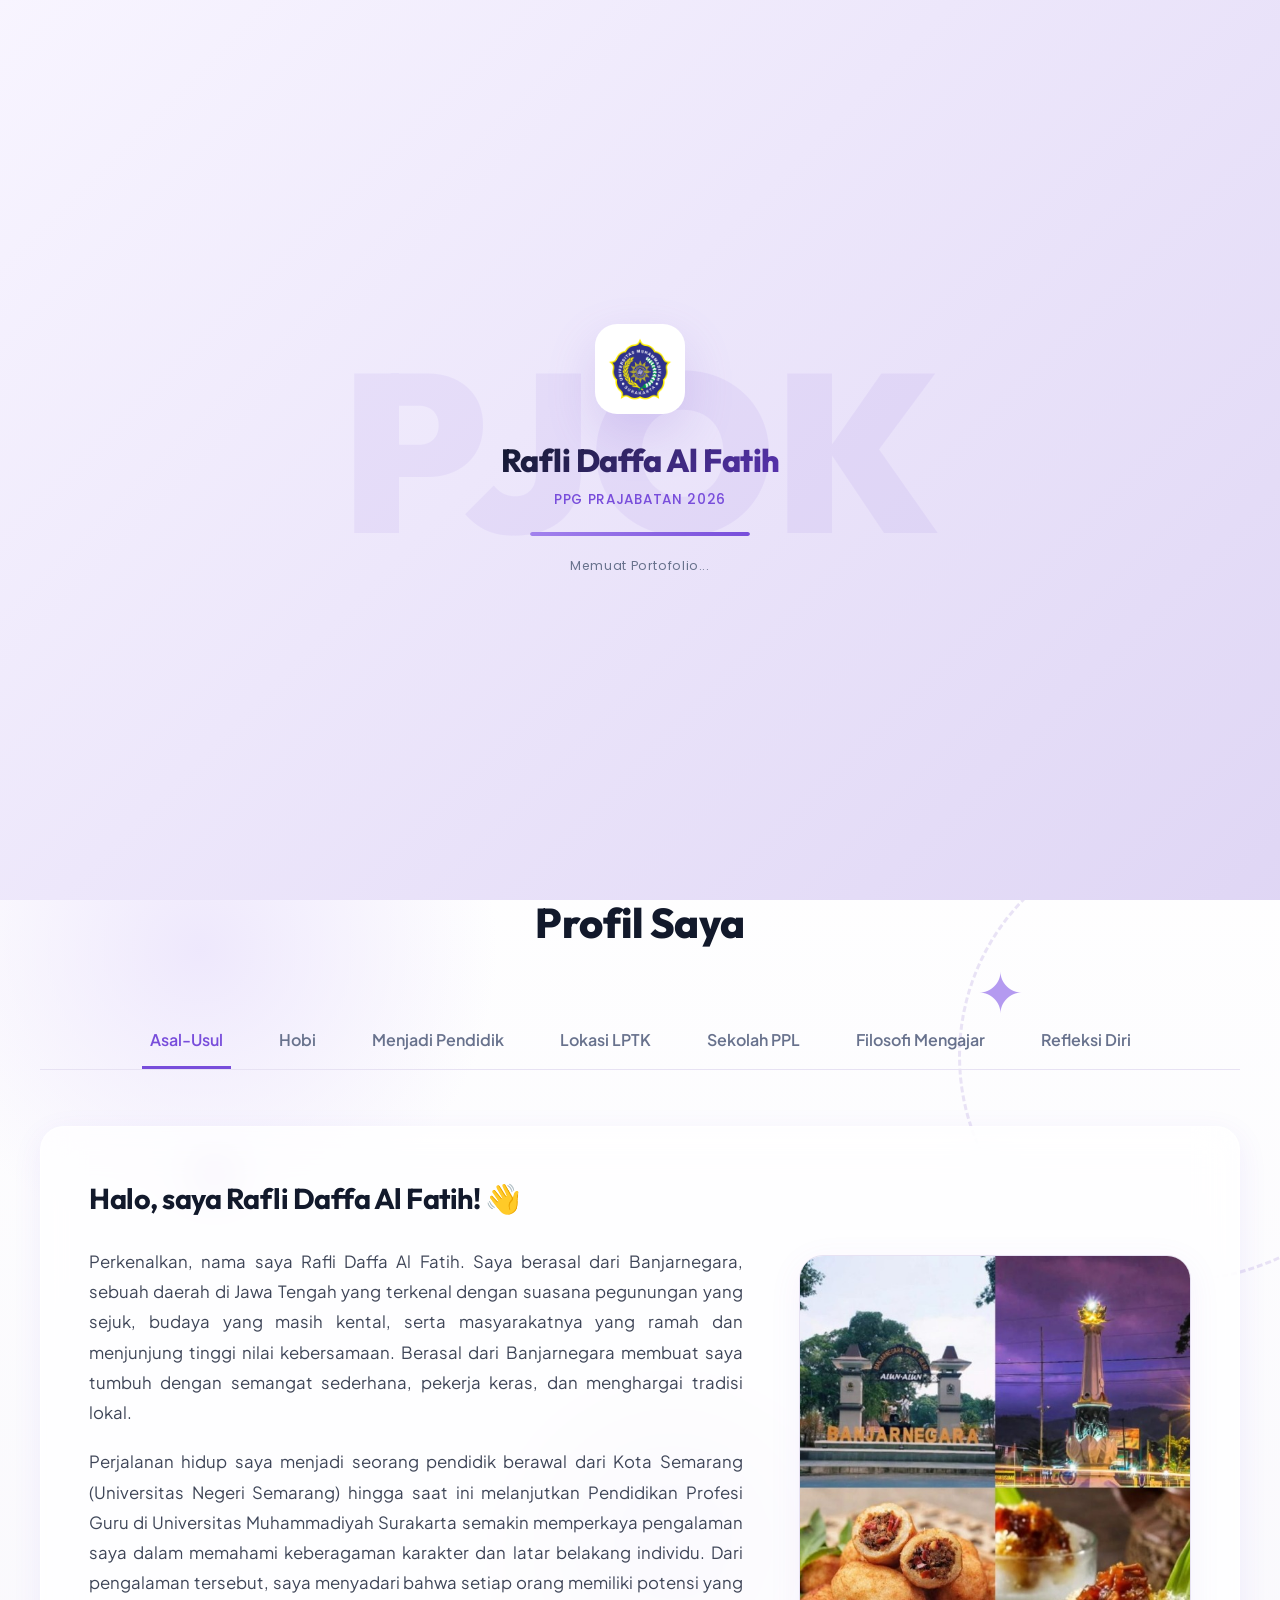
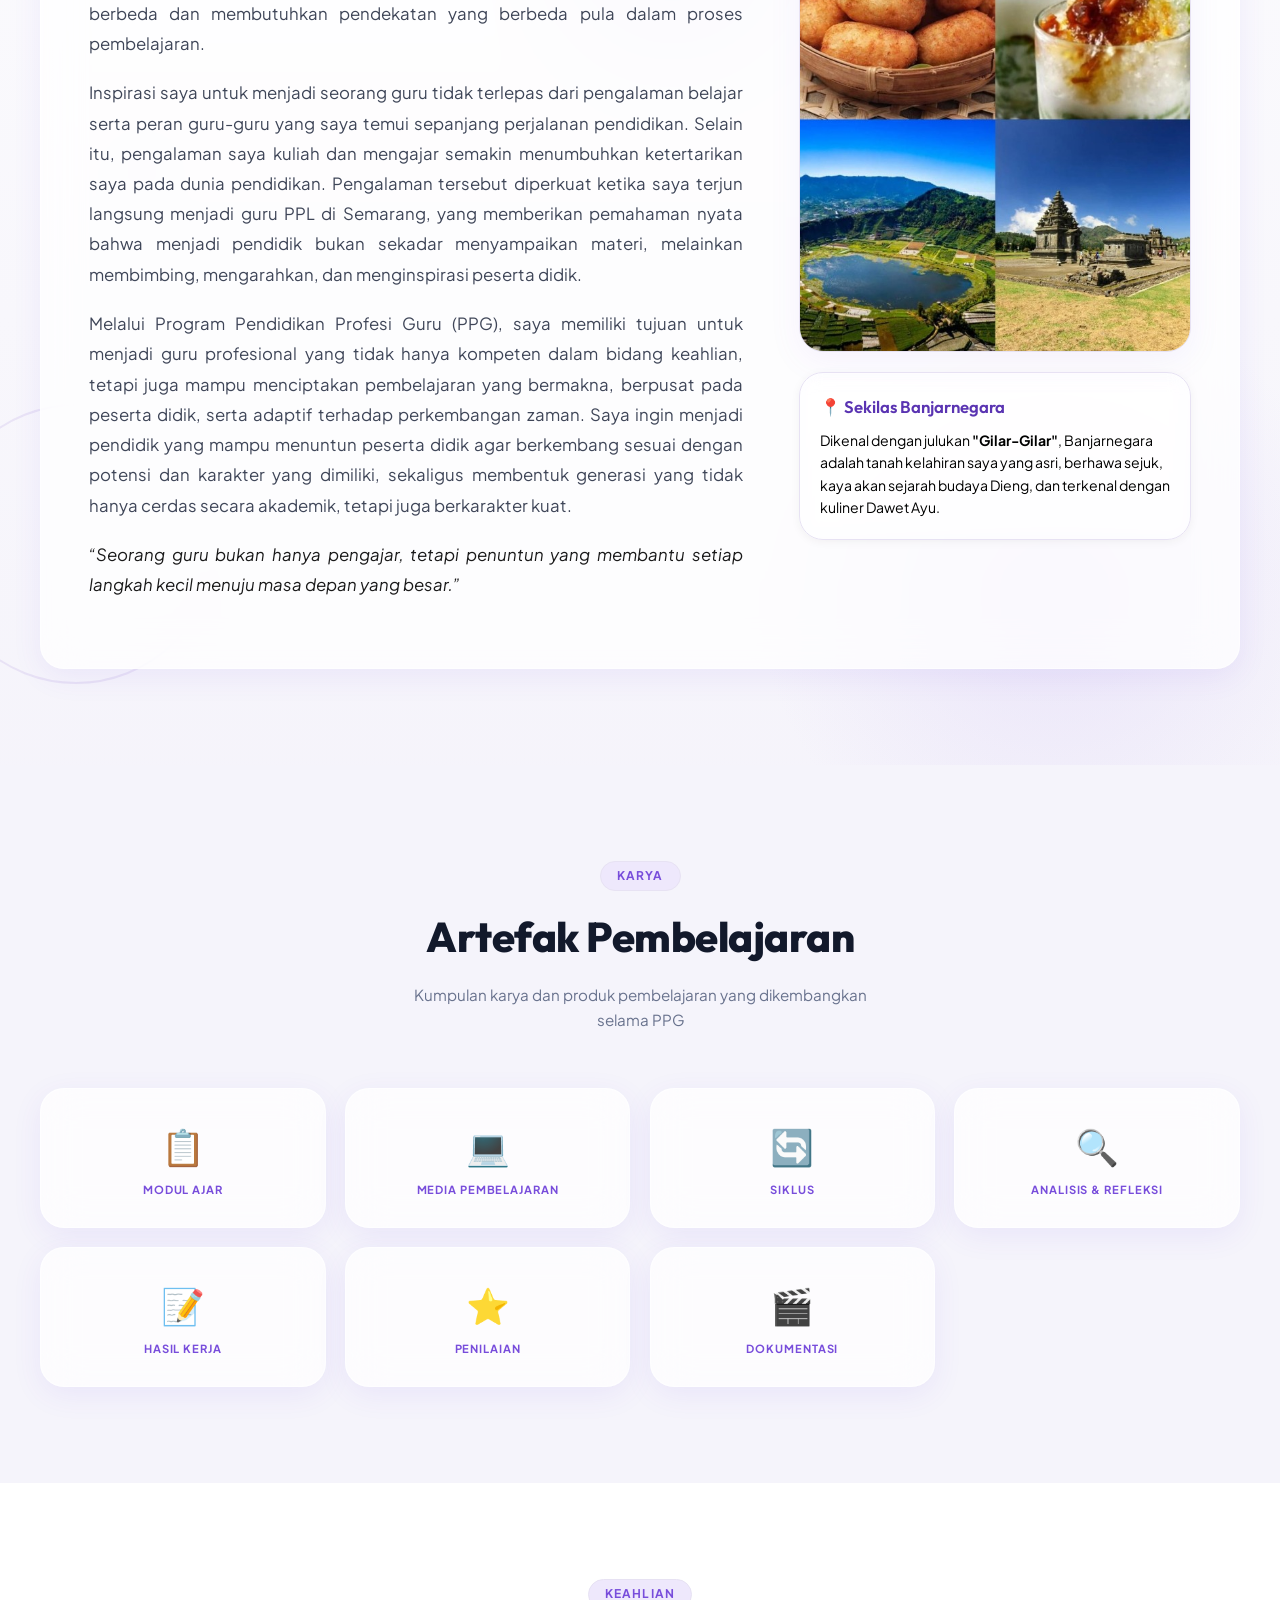
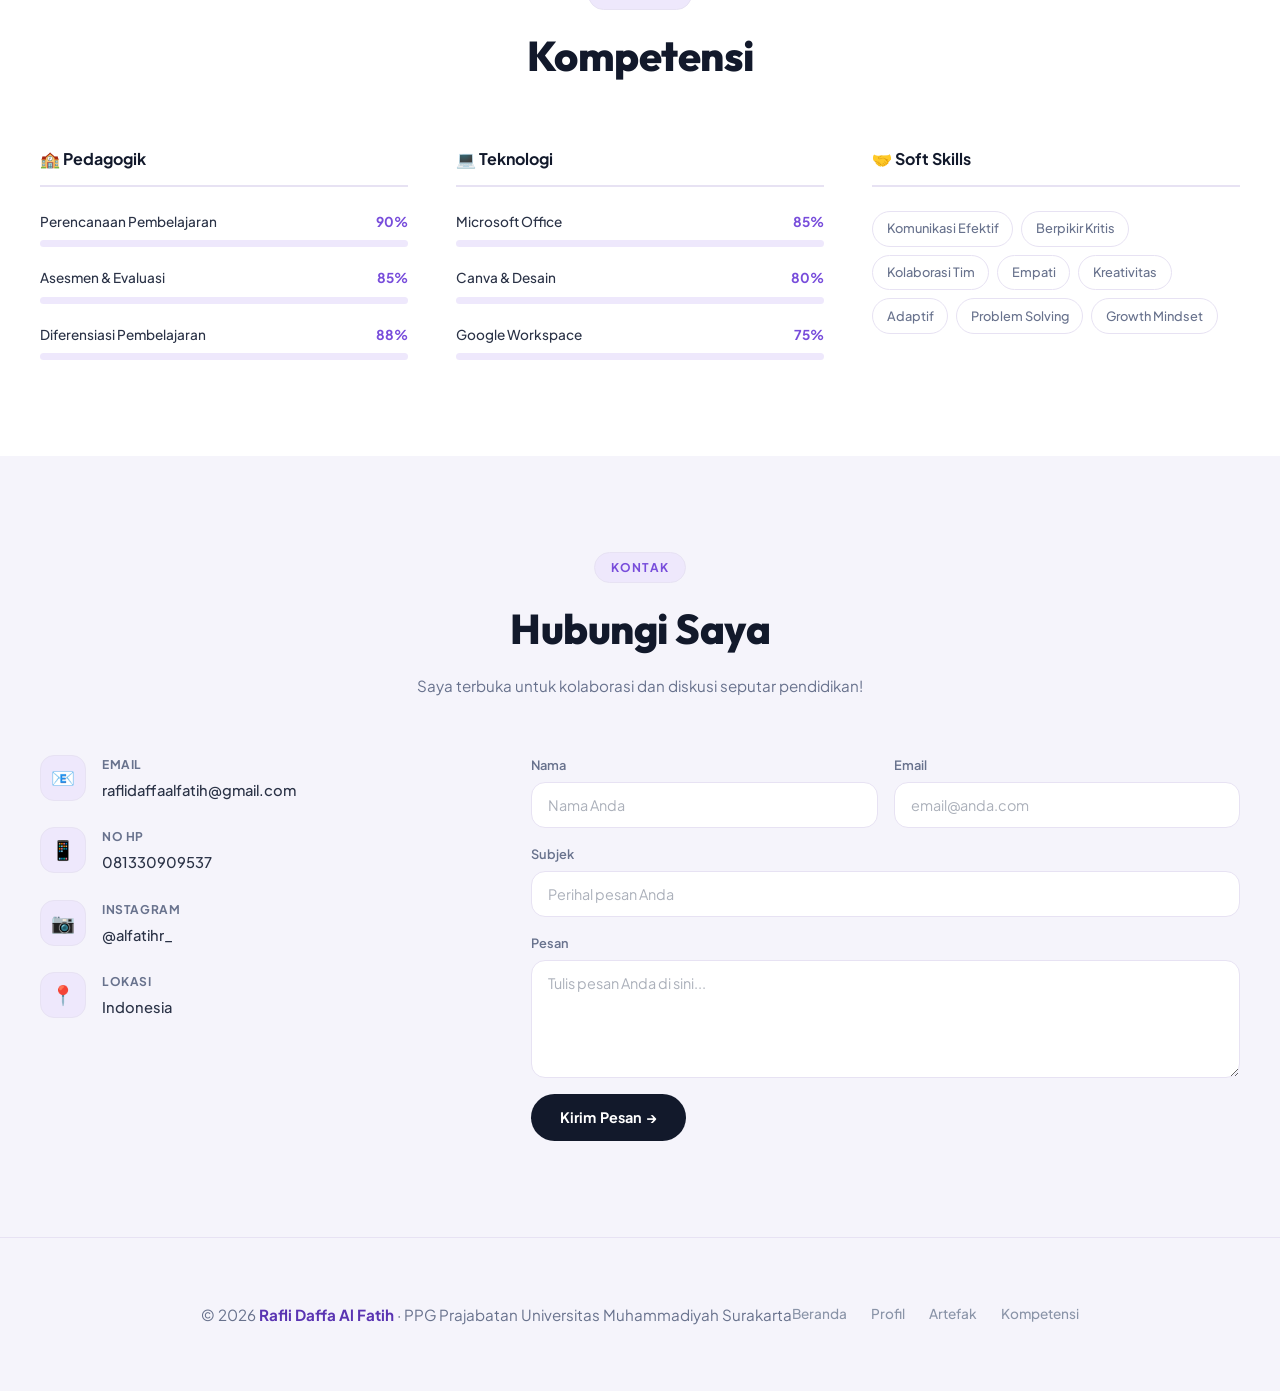
<file: index.html>
<!DOCTYPE html>
<html lang="id">

<head>
  <meta charset="UTF-8" />
  <meta name="viewport" content="width=1200" />
  <title>Portofolio – PPG Prajabatan 2026</title>
  <meta name="description"
    content="Portofolio profesional mahasiswa PPG Prajabatan 2026 – Pendidik yang Tumbuh Bersama Peserta Didik." />
  <link rel="preconnect" href="https://fonts.googleapis.com" />
  <link rel="preconnect" href="https://fonts.gstatic.com" crossorigin />
  <link
    href="https://fonts.googleapis.com/css2?family=Poppins:wght@400;500;600;700&family=Outfit:wght@400;500;600;700;800;900&family=Plus+Jakarta+Sans:ital,wght@0,400;0,500;0,600;0,700;1,400&display=swap"
    rel="stylesheet" />
  <link rel="stylesheet" href="style.css?v=5" />
  <link rel="icon" type="image/png" href="logo-ust.png.jpg" />
  <link rel="stylesheet" href="https://cdnjs.cloudflare.com/ajax/libs/font-awesome/6.5.1/css/all.min.css" />
</head>

<body>
  <!-- ══════════════════════════════════════════════
       PRELOADER / INTRO ANIMATION
  ══════════════════════════════════════════════ -->
  <div id="preloader">
    <div class="preloader-inner">
      <div class="preloader-logo">
        <img src="logo-ust.png.jpg" alt="Logo UMS" class="preloader-logo-img" />
      </div>
      <div class="preloader-text">
        <span class="preloader-name">Rafli Daffa Al Fatih</span>
        <span class="preloader-sub">PPG Prajabatan 2026</span>
      </div>
      <div class="preloader-bar-wrap">
        <div class="preloader-bar" id="preloaderBar"></div>
      </div>
      <p class="preloader-hint">Memuat Portofolio...</p>
    </div>
    <div class="preloader-bg-text">PJOK</div>
  </div>

  <div class="page-transition" id="pageTransition"></div>

  <!-- ══════════════════════════════════════════════
       NAVBAR
  ══════════════════════════════════════════════ -->
  <nav class="navbar" id="navbar">
    <div class="nav-container">

      <!-- Logo -->
      <a href="#home" class="nav-brand">
        <!-- Pastikan file logo disimpan dengan nama 'logo-ust.png' di folder portfolio -->
        <img src="logo-ust.png.jpg" alt="Logo UMS" class="nav-logo-img"
          onerror="this.style.display='none'; this.nextElementSibling.style.display='flex';" />
        <div class="nav-logo-icon" aria-label="Logo universitas" style="display: none;">🏛️</div>
        <div class="nav-brand-text">
          <span class="nav-univ">Universitas Muhammadiyah Surakarta</span>
          <span class="nav-sub">PPG Prajabatan 2026</span>
        </div>
      </a>

      <!-- Links -->
      <ul class="nav-links" id="navLinks">
        <li><a href="#home" class="nav-link active" id="nav-beranda">Beranda</a></li>
        <li><a href="#profil" class="nav-link" id="nav-profil">Profil</a></li>
        <li class="nav-dropdown">
          <a href="#artefak" class="nav-link nav-dropdown-toggle" id="nav-artefak">
            Artefak <i class="fa-solid fa-chevron-down nav-dropdown-icon"></i>
          </a>
          <ul class="dropdown-menu">
            <li><a href="perangkat-ajar.html">📋 Modul Ajar</a></li>
            <li><a href="media.html">💻 Media Pembelajaran</a></li>
            <li class="dropdown-submenu">
              <a href="media-pembelajaran.html" style="justify-content: space-between;">
                <span>🔄 Siklus</span>
                <i class="fa-solid fa-chevron-right nav-dropdown-icon" style="font-size: 0.55rem; margin-left: 0.5rem;"></i>
              </a>
              <ul class="submenu-menu">
                <li><a href="media-pembelajaran.html?siklus=1">Siklus 1</a></li>
                <li><a href="media-pembelajaran.html?siklus=2">Siklus 2</a></li>
                <li><a href="media-pembelajaran.html?siklus=3">Siklus 3</a></li>
              </ul>
            </li>
            <li><a href="analisis-refleksi.html">🔍 Analisis & Refleksi</a></li>
            <li><a href="hasil-kerja.html">📝 Hasil Kerja</a></li>
<li class="dropdown-submenu">
  <a href="penilaian.html" style="justify-content: space-between;">
    <span>⭐ Penilaian</span>
    <i class="fa-solid fa-chevron-right nav-dropdown-icon" style="font-size: 0.55rem; margin-left: 0.5rem;"></i>
  </a>
  <ul class="submenu-menu">
    <li><a href="penilaian.html?siklus=1">Penilaian Siklus 1</a></li>
    <li><a href="penilaian.html?siklus=2">Penilaian Siklus 2</a></li>
    <li><a href="penilaian.html?siklus=3">Penilaian Siklus 3</a></li>
  </ul>
</li>
            <li class="dropdown-submenu">
              <a href="dokumentasi.html" style="justify-content: space-between;">
                <span>🎬 Dokumentasi</span>
                <i class="fa-solid fa-chevron-right nav-dropdown-icon" style="font-size: 0.55rem; margin-left: 0.5rem;"></i>
              </a>
              <ul class="submenu-menu">
                <li><a href="dokumentasi.html?siklus=1">Dokumentasi Siklus 1</a></li>
                <li><a href="dokumentasi.html?siklus=2">Dokumentasi Siklus 2</a></li>
                <li><a href="dokumentasi.html?siklus=3">Dokumentasi Siklus 3</a></li>
                <li><a href="dokumentasi.html?siklus=video">Video Mengajar</a></li>
              </ul>
            </li>
          </ul>
        </li>
        <li><a href="#kompetensi" class="nav-link" id="nav-kompetensi">Kompetensi</a></li>
      </ul>

      <!-- CTA -->
      <div style="display: flex; align-items: center; gap: 10px;">
        <a href="#kontak" class="btn-hubungi" id="btn-hubungi">Hubungi Saya</a>
      </div>

      <!-- Hamburger -->
      <button class="hamburger" id="hamburger" aria-label="Toggle menu">
        <span></span><span></span><span></span>
      </button>
    </div>
  </nav>

  <!-- ══════════════════════════════════════════════
       HERO / HOME
  ══════════════════════════════════════════════ -->
  <div class="hero-wrapper">
    <section class="hero" id="home">

      <!-- Ornamen dekorasi disembunyikan agar foto background lebih bersih -->

      <!-- Left content -->
      <div class="hero-left">
        <p class="hero-eyebrow">E Portofolio PPG Prajabatan 2026</p>
        <div style="animation: fadeInUp 0.6s 0.1s ease both; display: inline-block;">
          <h1 class="hero-name">
            Rafli Daffa<br />Al Fatih
          </h1>
        </div>
        <p
          style="font-family: 'Outfit', sans-serif; font-size: 1.1rem; color: #000000; font-weight: 700; margin-bottom: 0.4rem; letter-spacing: 1px; animation: fadeInUp 0.6s 0.15s ease both; opacity: 0.85;">
          NIM: A981260074
        </p>
        <p
          style="font-family: 'Outfit', sans-serif; font-size: 1.1rem; color: #000000; font-weight: 700; margin-bottom: 1.2rem; letter-spacing: 1px; animation: fadeInUp 0.6s 0.18s ease both; opacity: 0.85;">
          Pendidikan Jasmani, Olahraga, dan Kesehatan
        </p>
        <p class="hero-tagline">
          Dari Pembelajaran Menjadi Pendidik: Perjalanan<br />
          Menuju Guru Profesional
        </p>
        <div class="hero-socials">
          <a href="https://www.instagram.com/alfatihr_/" class="social-btn sb-ig" target="_blank" rel="noopener"
            title="Instagram">
            <i class="fa-brands fa-instagram"></i>
          </a>
          <a href="mailto:raflidaffaalfatih@gmail.com" class="social-btn sb-em" title="Email">
            <i class="fa-solid fa-envelope"></i>
          </a>
        </div>
      </div>

      <!-- Right – photo -->
      <div class="hero-right">
        <div class="hero-bg-text">PJOK</div>
        <div class="photo-wrap">
          <!-- Ganti src di bawah ini dengan foto kamu, contoh: src="foto-baru.jpg" -->
          <img src="foto-profil-outdoor.jpg" alt="Foto Profil" class="hero-photo" id="hero-photo"
            style="border-radius: 24px;"
            onerror="this.style.display='none'; document.getElementById('photo-placeholder').style.display='flex';" />
          <!-- Placeholder jika foto belum ada -->
          <div class="photo-placeholder" id="photo-placeholder">
            <span class="photo-placeholder-icon">👤</span>
            <p>Letakkan foto kamu<br /><code>foto-profil-outdoor.jpg</code></p>
          </div>
        </div>
      </div>

    </section>
  </div><!-- /.hero-wrapper -->

  <section class="section" id="profil"
    style="position: relative; overflow: hidden; background: linear-gradient(180deg, var(--white) 0%, var(--bg-alt) 100%); padding-top: 6rem;">


    <!-- Ornaments Profil (Premium Aesthetic) -->
    <div
      style="position: absolute; top: -100px; left: -100px; width: 600px; height: 600px; background: radial-gradient(circle, var(--purple-soft) 0%, transparent 70%); border-radius: 50%; animation: blobPulse 10s infinite; z-index: 0; pointer-events: none;">
    </div>
    <div
      style="position: absolute; bottom: -150px; right: -100px; width: 650px; height: 650px; background: radial-gradient(circle, hsl(258,70%,88%,0.4) 0%, transparent 65%); border-radius: 50%; animation: floatY 8s infinite alternate; z-index: 0; pointer-events: none;">
    </div>

    <div
      style="position: absolute; top: 35%; left: 35%; width: 450px; height: 450px; background: radial-gradient(circle, hsl(258,60%,92%,0.7) 0%, transparent 60%); border-radius: 50%; animation: blobPulse 12s infinite alternate-reverse; z-index: 0; pointer-events: none;">
    </div>

    <!-- Huge Rings & Small Circles -->
    <div
      style="position: absolute; top: 5%; right: -10%; width: 450px; height: 450px; border: 3px dashed hsl(258,50%,80%,0.35); border-radius: 50%; animation: spin 25s linear infinite; z-index: 0; pointer-events: none;">
    </div>
    <div
      style="position: absolute; bottom: 5%; left: -5%; width: 280px; height: 280px; border: 2px solid hsl(258,50%,85%,0.4); border-radius: 50%; animation: spin 20s linear infinite reverse; z-index: 0; pointer-events: none;">
    </div>
    <div
      style="position: absolute; top: 60%; right: 10%; width: 90px; height: 90px; background: hsl(258,60%,85%,0.35); border-radius: 50%; animation: floatY 5s infinite 1s; z-index: 0; pointer-events: none;">
    </div>
    <div
      style="position: absolute; top: 25%; left: 15%; width: 45px; height: 45px; background: hsl(258,70%,80%,0.45); border-radius: 50%; animation: floatY 6s infinite 0.5s; z-index: 0; pointer-events: none;">
    </div>

    <!-- Floating Icons (Stars, Plus) -->
    <div
      style="position: absolute; top: 12%; right: 20%; font-size: 3.5rem; color: var(--purple-light); opacity: 0.8; animation: spin 14s linear infinite; z-index: 0; pointer-events: none;">
      ✦</div>
    <div
      style="position: absolute; bottom: 35%; left: 10%; font-size: 2.8rem; color: var(--purple-light); opacity: 0.7; animation: pulse 3s infinite alternate; z-index: 0; pointer-events: none;">
      +</div>
    <div
      style="position: absolute; bottom: 15%; right: 30%; font-size: 1.8rem; color: var(--purple-light); opacity: 0.2; animation: spin 8s linear infinite reverse; z-index: 0; pointer-events: none;">
      ✦</div>

    <div class="container" style="position: relative; z-index: 1;">
      <div class="section-header">
        <span class="section-tag" style="background: var(--white);">Kenalan Lebih Jauh</span>
        <h2 class="section-title">Profil Saya</h2>
      </div>

      <!-- TAB NAVIGATION -->
      <div class="tabs-nav reveal">
        <button class="tab-btn active" data-target="tab-asal">Asal-Usul</button>
        <button class="tab-btn" data-target="tab-hobi">Hobi</button>
        <button class="tab-btn" data-target="tab-alasan">Menjadi Pendidik</button>
        <button class="tab-btn" data-target="tab-lptk">Lokasi LPTK</button>
        <button class="tab-btn" data-target="tab-ppl">Sekolah PPL</button>
        <button class="tab-btn" data-target="tab-filosofi">Filosofi Mengajar</button>
        <button class="tab-btn" data-target="tab-refleksi">Refleksi Diri</button>
      </div>

      <!-- TAB CONTENT -->
      <div class="tabs-content">

        <!-- Tab 1: Asal-Usul -->
        <div class="tab-panel active" id="tab-asal">
          <div class="profil-grid reveal">
            <div class="profil-text">
              <h3>Halo, saya Rafli Daffa Al Fatih! 👋</h3>
              <p>Perkenalkan, nama saya Rafli Daffa Al Fatih. Saya berasal dari Banjarnegara, sebuah daerah di Jawa
                Tengah yang terkenal dengan suasana pegunungan yang sejuk, budaya yang masih kental, serta masyarakatnya
                yang ramah dan menjunjung tinggi nilai kebersamaan. Berasal dari Banjarnegara membuat saya tumbuh dengan
                semangat sederhana, pekerja keras, dan menghargai tradisi lokal.</p>

              <p>Perjalanan hidup saya menjadi seorang pendidik berawal dari Kota Semarang (Universitas Negeri Semarang)
                hingga saat ini melanjutkan Pendidikan Profesi Guru di Universitas Muhammadiyah Surakarta semakin
                memperkaya pengalaman saya dalam memahami keberagaman karakter dan latar belakang individu. Dari
                pengalaman tersebut, saya menyadari bahwa setiap orang memiliki potensi yang berbeda dan membutuhkan
                pendekatan yang berbeda pula dalam proses pembelajaran.</p>

              <p>Inspirasi saya untuk menjadi seorang guru tidak terlepas dari pengalaman belajar serta peran guru-guru
                yang saya temui sepanjang perjalanan pendidikan. Selain itu, pengalaman saya kuliah dan mengajar semakin
                menumbuhkan ketertarikan saya pada dunia pendidikan. Pengalaman tersebut diperkuat ketika saya terjun
                langsung menjadi guru PPL di Semarang, yang memberikan pemahaman nyata bahwa menjadi pendidik bukan
                sekadar menyampaikan materi, melainkan membimbing, mengarahkan, dan menginspirasi peserta didik.</p>

              <p>Melalui Program Pendidikan Profesi Guru (PPG), saya memiliki tujuan untuk menjadi guru profesional yang
                tidak hanya kompeten dalam bidang keahlian, tetapi juga mampu menciptakan pembelajaran yang bermakna,
                berpusat pada peserta didik, serta adaptif terhadap perkembangan zaman. Saya ingin menjadi pendidik yang
                mampu menuntun peserta didik agar berkembang sesuai dengan potensi dan karakter yang dimiliki, sekaligus
                membentuk generasi yang tidak hanya cerdas secara akademik, tetapi juga berkarakter kuat.</p>

              <p style="font-style: italic; color: #000; margin-top: 1rem;">
                “Seorang guru bukan hanya pengajar, tetapi penuntun yang membantu setiap langkah kecil menuju masa depan
                yang besar.”
              </p>
            </div>
            <div class="profil-right-column" style="display: flex; flex-direction: column; gap: 1.25rem;">
              <div class="profil-image-wrap"
                style="border-radius: var(--radius-lg); overflow: hidden; box-shadow: 0 8px 32px hsl(258,60%,62%,0.08); display: block; border: 1.5px solid var(--border);">
                <img src="foto-banjarnegara.jpg" alt="Foto Profil & Perjalanan Banjarnegara"
                  style="width: 100%; height: auto; display: block;" />
              </div>
              <div class="hometown-info"
                style="background: var(--white-pure); backdrop-filter: blur(10px); border: 1.5px solid var(--border); border-radius: var(--radius-lg); padding: 1.25rem; box-shadow: var(--shadow-sm); display: flex; flex-direction: column; gap: 0.5rem;">
                <h4
                  style="font-family: 'Outfit', sans-serif; color: var(--purple-dark); margin: 0; font-size: 1.05rem; display: flex; align-items: center; gap: 0.5rem; font-weight: 600;">
                  📍 Sekilas Banjarnegara</h4>
                <p style="font-size: 0.88rem; color: #000; line-height: 1.6; margin: 0;">
                  Dikenal dengan julukan <strong>"Gilar-Gilar"</strong>, Banjarnegara adalah tanah kelahiran saya yang
                  asri, berhawa sejuk, kaya akan sejarah budaya Dieng, dan terkenal dengan kuliner Dawet Ayu.
                </p>
              </div>
            </div>
          </div>
        </div>

        <!-- Tab 2: Hobi -->
        <div class="tab-panel" id="tab-hobi">
          <div class="hobi-interactive-container reveal">
            <div class="hobi-nav-list">
              <button class="hobi-nav-btn active" data-hobi-target="hobi-item-hiking">
                <span class="hobi-nav-title">Hiking</span>
              </button>
              <button class="hobi-nav-btn" data-hobi-target="hobi-item-basket">
                <span class="hobi-nav-title">Bola Basket</span>
              </button>
              <button class="hobi-nav-btn" data-hobi-target="hobi-item-gym">
                <span class="hobi-nav-title">Gym & Fitness</span>
              </button>
              <button class="hobi-nav-btn" data-hobi-target="hobi-item-otomotif">
                <span class="hobi-nav-title">Otomotif</span>
              </button>
            </div>

            <div class="hobi-content-display">
              <!-- Hiking Slider Item -->
              <div class="hobi-display-item active" id="hobi-item-hiking">
                <div class="hobi-display-img">
                  <div class="polaroid-frame">
                    <img src="hobi-hiking-new.jpg" alt="Hiking"
                      onerror="this.style.display='none'; this.nextElementSibling.style.display='flex';" />
                    <div class="hobi-placeholder" style="display:none;">🏕️<br><code>hobi-hiking-new.jpg</code></div>

                  </div>
                </div>
                <div class="hobi-display-text">
                  <h4>Hiking</h4>
                  <p>Hiking mengajarkan saya arti kesabaran dan ketekunan di setiap langkah. Menikmati perjalanan di
                    tengah ketenangan alam membantu saya untuk lebih bersyukur, menghargai proses, dan menemukan
                    keseimbangan diri di luar hiruk-pikuk rutinitas.</p>
                </div>
              </div>

              <!-- Bola Basket Slider Item -->
              <div class="hobi-display-item" id="hobi-item-basket">
                <div class="hobi-display-img">
                  <div class="polaroid-frame">
                    <img src="hobi-basket-new.jpg" alt="Bola Basket"
                      onerror="this.style.display='none'; this.nextElementSibling.style.display='flex';" />
                    <div class="hobi-placeholder" style="display:none;">🏀<br><code>hobi-basket-new.jpg</code></div>

                  </div>
                </div>
                <div class="hobi-display-text">
                  <h4>Bola Basket</h4>
                  <p>Bermain basket bukan sekadar olahraga bagi saya, melainkan cara untuk melatih kerja sama tim,
                    disiplin, dan ketangkasan. Setiap pertandingan mengajarkan pentingnya sportivitas dan semangat
                    pantang menyerah.</p>
                </div>
              </div>

              <!-- Gym & Fitness Slider Item -->
              <div class="hobi-display-item" id="hobi-item-gym">
                <div class="hobi-display-img">
                  <div class="polaroid-frame">
                    <img src="hobi-gym.jpg" alt="Gym & Fitness"
                      onerror="this.style.display='none'; this.nextElementSibling.style.display='flex';" />
                    <div class="hobi-placeholder" style="display:none;">💪<br><code>hobi-gym.jpg</code></div>

                  </div>
                </div>
                <div class="hobi-display-text">
                  <h4>Gym & Fitness</h4>
                  <p>Menjaga kebugaran melalui gym dan fitness membantu saya tetap bugar dan berenergi untuk menjalani
                    rutinitas sebagai pendidik. Disiplin dalam berlatih membentuk mental yang kuat dan fokus yang lebih
                    baik.</p>
                </div>
              </div>

              <!-- Otomotif Slider Item -->
              <div class="hobi-display-item" id="hobi-item-otomotif">
                <div class="hobi-display-img">
                  <div class="polaroid-frame">
                    <img src="hobi-otomotif.jpg" alt="Otomotif"
                      onerror="this.style.display='none'; this.nextElementSibling.style.display='flex';" />
                    <div class="hobi-placeholder" style="display:none;">🏎️<br><code>hobi-otomotif.jpg</code></div>

                  </div>
                </div>
                <div class="hobi-display-text">
                  <h4>Otomotif</h4>
                  <p>Ketertarikan saya pada dunia otomotif mencakup apresiasi terhadap desain, mesin, dan inovasi
                    teknologi kendaraan. Bagi saya, otomotif adalah perpaduan antara seni teknik dan kebebasan dalam
                    bereksplorasi.</p>
                </div>
              </div>
            </div>
          </div>
        </div>

        <!-- Tab 3: Alasan Pendidik -->
        <div class="tab-panel" id="tab-alasan">
          <div class="alasan-wrap">
            <!-- Special Ornaments for Tab 3 -->
            <div class="alasan-ornament alasan-ornament-1">✦</div>
            <div class="alasan-ornament alasan-ornament-2">✦</div>
            <div class="alasan-ornament alasan-ornament-3">+</div>
            <div class="alasan-ornament alasan-ornament-4">+</div>

            <div class="alasan-icon alasan-icon-anim" style="font-size: 4rem; margin-bottom: 1.25rem;">🎓</div>
            <h3 class="alasan-highlight"
              style="background: var(--purple-soft); display: inline-block; padding: 0.2rem 1rem; border-radius: 99px; color: var(--purple); font-family: 'Outfit', sans-serif; font-size: 1.85rem; margin-bottom: 1.5rem;">
              Sebuah Panggilan Hati</h3>

            <div style="margin-top: 1.5rem; position: relative; z-index: 2;">
              <p>Saya memilih menjadi guru karena menyadari bahwa pendidikan memiliki peran besar dalam membentuk masa
                depan seseorang. Keinginan ini tumbuh dari pengalaman belajar yang saya jalani serta semakin kuat saat
                menempuh pendidikan di Universitas Negeri Semarang dan berlanjut ke Universitas Muhammadiyah Surakarta.
              </p>
              <p>Pengalaman terjun langsung menjadi guru PPL di Semarang semakin mempertegas pilihan saya untuk menjadi
                pendidik. Saya memahami bahwa setiap peserta didik memiliki potensi yang berbeda dan membutuhkan
                bimbingan yang tepat. Oleh karena itu, saya ingin menjadi guru profesional yang tidak hanya mengajar,
                tetapi juga membimbing dan menginspirasi, serta menciptakan pembelajaran yang bermakna bagi peserta
                didik.</p>
            </div>
          </div>
        </div>

        <!-- Tab 4: Lokasi LPTK -->
        <div class="tab-panel" id="tab-lptk">
          <div class="profil-grid reveal">
            <div class="profil-text">
              <h3>LPTK: Universitas Muhammadiyah Surakarta 🏛️</h3>
              <p>Saya menempuh Program Pendidikan Profesi Guru (PPG) di Universitas Muhammadiyah Surakarta
                (UMS), salah satu perguruan tinggi swasta terbaik di Indonesia yang terakreditasi Unggul. Di
                kampus ini, saya dibimbing oleh dosen-dosen berpengalaman untuk menjadi pendidik profesional yang
                berkarakter, inovatif, dan adaptif terhadap perkembangan dunia pendidikan modern.</p>
              <table class="info-table"
                style="width: 100%; border-collapse: separate; border-spacing: 0; margin-top: 1rem; border: 1px solid var(--border); border-radius: 12px; overflow: hidden;">
                <tr>
                  <td
                    style="padding: 0.8rem 1.2rem; background: var(--purple-soft); font-weight: 700; color: var(--purple-dark); width: 35%; border-bottom: 1px solid var(--border);">
                    LPTK</td>
                  <td style="padding: 0.8rem 1.2rem; border-bottom: 1px solid var(--border); color: #000;">Universitas
                    Muhammadiyah Surakarta</td>
                </tr>
                <tr>
                  <td
                    style="padding: 0.8rem 1.2rem; background: var(--purple-soft); font-weight: 700; color: var(--purple-dark); width: 35%; border-bottom: 1px solid var(--border);">
                    Program Studi</td>
                  <td style="padding: 0.8rem 1.2rem; border-bottom: 1px solid var(--border); color: #000;">Pendidikan
                    Jasmani, Olahraga, dan Kesehatan (PJOK)</td>
                </tr>
                <tr>
                  <td
                    style="padding: 0.8rem 1.2rem; background: var(--purple-soft); font-weight: 700; color: var(--purple-dark); width: 35%;">
                    Alamat Kampus</td>
                  <td style="padding: 0.8rem 1.2rem; color: #000;">Jl. A. Yani, Pabelan, Kartasura, Sukoharjo, Jawa
                    Tengah</td>
                </tr>
              </table>
            </div>
            <div class="profil-image-wrap"
              style="min-height: 380px; border-radius: var(--radius-lg); overflow: hidden; box-shadow: 0 8px 32px hsl(258,60%,62%,0.08); position: relative; border: 1.5px solid var(--border);">
              <iframe
                src="https://www.google.com/maps/embed?pb=!1m18!1m12!1m3!1d988.7886226439875!2d110.7710386646593!3d-7.558128574633527!2m3!1f0!2f0!3f0!3m2!1i1024!2i768!4f13.1!3m3!1m2!1s0x2e7a15d549589f8f%3A0x6786fc41534ba967!2sUniversitas%20Muhammadiyah%20Surakarta!5e0!3m2!1sen!2sid!4v1780305757671!5m2!1sen!2sid"
                width="100%" height="100%" style="border:0; position: absolute; top:0; left:0; width:100%; height:100%;"
                allowfullscreen="" loading="lazy" referrerpolicy="no-referrer-when-downgrade">
              </iframe>
            </div>
          </div>
        </div>

        <!-- Tab 5: Sekolah PPL -->
        <div class="tab-panel" id="tab-ppl">
          <div class="profil-grid reveal">
            <div class="profil-text">
              <h3>Sekolah PPL: SMP Muhammadiyah 7 Surakarta 🏫</h3>
              <p>Sebagai bagian dari pemenuhan mata kuliah Praktik Pengalaman Lapangan (PPL), saya melaksanakan praktik
                mengajar terbimbing di SMP Muhammadiyah 7 Surakarta. Selama program PPL ini, saya aktif
                merancang perangkat ajar, melaksanakan modul ajar PJOK, mengelola kelas, serta berkolaborasi dengan guru
                pamong dan praktisi pendidikan di sekolah mitra demi menciptakan suasana belajar yang aktif dan
                menyenangkan bagi siswa.</p>
              <table class="info-table"
                style="width: 100%; border-collapse: separate; border-spacing: 0; margin-top: 1rem; border: 1px solid var(--border); border-radius: 12px; overflow: hidden;">
                <tr>
                  <td
                    style="padding: 0.8rem 1.2rem; background: var(--purple-soft); font-weight: 700; color: var(--purple-dark); width: 35%; border-bottom: 1px solid var(--border);">
                    Sekolah Mitra</td>
                  <td style="padding: 0.8rem 1.2rem; border-bottom: 1px solid var(--border); color: #000;">SMP
                    Muhammadiyah 7 Surakarta</td>
                </tr>
                <tr>
                  <td
                    style="padding: 0.8rem 1.2rem; background: var(--purple-soft); font-weight: 700; color: var(--purple-dark); width: 35%; border-bottom: 1px solid var(--border);">
                    Mata Pelajaran</td>
                  <td style="padding: 0.8rem 1.2rem; border-bottom: 1px solid var(--border); color: #000;">Pendidikan
                    Jasmani, Olahraga, dan Kesehatan (PJOK)</td>
                </tr>
                <tr>
                  <td
                    style="padding: 0.8rem 1.2rem; background: var(--purple-soft); font-weight: 700; color: var(--purple-dark); width: 35%;">
                    Alamat Sekolah</td>
                  <td style="padding: 0.8rem 1.2rem; color: #000;">Jl. Tentara Pelajar No. 1, Jebres, Kec. Jebres, Kota
                    Surakarta, Jawa Tengah</td>
                </tr>
              </table>
            </div>
            <div class="profil-image-wrap"
              style="min-height: 380px; border-radius: var(--radius-lg); overflow: hidden; box-shadow: 0 8px 32px hsl(258,60%,62%,0.08); position: relative; border: 1.5px solid var(--border);">
              <iframe
                src="https://maps.google.com/maps?q=SMP%20Muhammadiyah%207%20Surakarta&t=&z=15&ie=UTF8&iwloc=&output=embed"
                width="100%" height="100%" style="border:0; position: absolute; top:0; left:0; width:100%; height:100%;"
                allowfullscreen="" loading="lazy" referrerpolicy="no-referrer-when-downgrade">
              </iframe>
            </div>
          </div>
        </div>

        <!-- Tab 6: Filosofi Mengajar -->
        <div class="tab-panel" id="tab-filosofi">
          <div class="alasan-wrap">
            <!-- Special Ornaments for Tab 6 -->
            <div class="alasan-ornament alasan-ornament-1">✦</div>
            <div class="alasan-ornament alasan-ornament-2">✦</div>
            <div class="alasan-ornament alasan-ornament-3">+</div>
            <div class="alasan-ornament alasan-ornament-4">+</div>

            <div class="alasan-icon alasan-icon-anim" style="font-size: 4rem; margin-bottom: 1.25rem;">💡</div>
            <h3 class="alasan-highlight"
              style="background: var(--purple-soft); display: inline-block; padding: 0.2rem 1rem; border-radius: 99px; color: var(--purple); font-family: 'Outfit', sans-serif; font-size: 1.85rem; margin-bottom: 1.5rem;">
              Filosofi Mengajar</h3>

            <div style="margin-top: 1.5rem; position: relative; z-index: 2;">
              <p>Saya meyakini bahwa mengajar bukan hanya menyampaikan materi, tetapi juga membimbing peserta didik untuk mengembangkan potensi, karakter, dan keterampilan yang mereka miliki. Setiap peserta didik memiliki kemampuan dan cara belajar yang berbeda, sehingga guru perlu menciptakan lingkungan belajar yang nyaman, inklusif, dan memberikan kesempatan kepada semua peserta didik untuk berkembang.</p>
              <p>Filosofi ini sejalan dengan pemikiran Ki Hajar Dewantara bahwa guru berperan sebagai penuntun dalam proses belajar peserta didik. Guru tidak hanya menjadi sumber informasi, tetapi juga fasilitator yang membantu peserta didik membangun pengetahuan melalui pengalaman, diskusi, dan refleksi. Oleh karena itu, saya berusaha menghadirkan pembelajaran yang aktif, bermakna, dan dekat dengan kehidupan sehari-hari.</p>
              <p>Sebagai calon guru profesional, saya berkomitmen untuk terus belajar dan memperbaiki kualitas pembelajaran. Saya percaya bahwa guru yang baik adalah guru yang mampu menginspirasi, memberikan teladan, serta membantu peserta didik menjadi pribadi yang berkarakter, mandiri, dan siap menghadapi tantangan di masa depan.</p>
            </div>
          </div>
        </div>

        <!-- Tab 7: Refleksi Diri -->
        <div class="tab-panel" id="tab-refleksi">
          <div class="alasan-wrap">
            <!-- Special Ornaments for Tab 7 -->
            <div class="alasan-ornament alasan-ornament-1">✦</div>
            <div class="alasan-ornament alasan-ornament-2">✦</div>
            <div class="alasan-ornament alasan-ornament-3">+</div>
            <div class="alasan-ornament alasan-ornament-4">+</div>

            <div class="alasan-icon alasan-icon-anim" style="font-size: 4rem; margin-bottom: 1.25rem;">💭</div>
            <h3 class="alasan-highlight"
              style="background: var(--purple-soft); display: inline-block; padding: 0.2rem 1rem; border-radius: 99px; color: var(--purple); font-family: 'Outfit', sans-serif; font-size: 1.85rem; margin-bottom: 1.5rem;">
              Refleksi Diri</h3>

            <div style="margin-top: 1.5rem; position: relative; z-index: 2;">
              <p>Bagi saya, proses belajar mengajar adalah sebuah siklus reflektif yang tidak pernah berhenti. Setiap kali menyelesaikan sesi pembelajaran, saya selalu mengevaluasi efektivitas metode yang digunakan, respon emosional dan motorik peserta didik, serta kendala teknis yang dihadapi di lapangan.</p>
              <p>Program Pendidikan Profesi Guru (PPG) ini menjadi ruang refleksi yang sangat berharga bagi saya untuk menyelaraskan pemahaman teoritis dengan praktik nyata di sekolah mitra. Kritik konstruktif, masukan dari dosen pembimbing, instruktur, guru pamong, serta rekan sejawat memacu saya untuk terus belajar dan berinnovasi demi meningkatkan pelayanan pendidikan yang berpusat pada peserta didik.</p>
            </div>
          </div>
        </div>

      </div>
    </div>
  </section>

  <!-- ══════════════════════════════════════════════
       ARTEFAK
  ══════════════════════════════════════════════ -->
  <section class="section section-alt" id="artefak">
    <div class="container">
      <div class="section-header">
        <span class="section-tag">Karya</span>
        <h2 class="section-title">Artefak Pembelajaran</h2>
        <p class="section-desc">Kumpulan karya dan produk pembelajaran yang dikembangkan selama PPG</p>
      </div>
      <div class="artefak-grid">

        <a href="perangkat-ajar.html" class="artefak-card" id="art-1">
          <div class="artefak-icon">📋</div>
          <div class="artefak-badge">Modul Ajar</div>
          <h3>RPP Perencanaan Pembelajaran</h3>
        </a>

        <a href="media.html" class="artefak-card" id="art-media">
          <div class="artefak-icon">💻</div>
          <div class="artefak-badge">Media Pembelajaran</div>
          <h3>Media Pembelajaran</h3>
        </a>

        <a href="media-pembelajaran.html" class="artefak-card" id="art-2">
          <div class="artefak-icon">🔄</div>
          <div class="artefak-badge">Siklus</div>
          <h3>Media Pembelajaran Interaktif</h3>
        </a>

        <a href="analisis-refleksi.html" class="artefak-card" id="art-6">
          <div class="artefak-icon">🔍</div>
          <div class="artefak-badge">Analisis & Refleksi</div>
          <h3>Analisis dan Refleksi</h3>
        </a>

        <a href="hasil-kerja.html" class="artefak-card" id="art-3">
          <div class="artefak-icon">📝</div>
          <div class="artefak-badge">Hasil Kerja</div>
          <h3>Penilaian Peserta Didik</h3>
        </a>

        <a href="penilaian.html" class="artefak-card" id="art-4">
          <div class="artefak-icon">⭐</div>
          <div class="artefak-badge">Penilaian</div>
          <h3>Penilaian GP dan DPL</h3>
        </a>

        <a href="dokumentasi.html" class="artefak-card" id="art-5">
          <div class="artefak-icon">🎬</div>
          <div class="artefak-badge">Dokumentasi</div>
          <h3>Dokumentasi & Video Pembelajaran</h3>
        </a>

      </div>
    </div>
  </section>

  <!-- ══════════════════════════════════════════════
       KOMPETENSI
  ══════════════════════════════════════════════ -->
  <section class="section" id="kompetensi">
    <div class="container">
      <div class="section-header">
        <span class="section-tag">Keahlian</span>
        <h2 class="section-title">Kompetensi</h2>
      </div>
      <div class="komp-grid">
        <div class="komp-col">
          <h3 class="komp-cat">🏫 Pedagogik</h3>
          <div class="skill-list">
            <div class="skill-item">
              <div class="skill-header"><span>Perencanaan Pembelajaran</span><span class="skill-pct">90%</span></div>
              <div class="skill-bar">
                <div class="skill-fill" data-width="90"></div>
              </div>
            </div>
            <div class="skill-item">
              <div class="skill-header"><span>Asesmen & Evaluasi</span><span class="skill-pct">85%</span></div>
              <div class="skill-bar">
                <div class="skill-fill" data-width="85"></div>
              </div>
            </div>
            <div class="skill-item">
              <div class="skill-header"><span>Diferensiasi Pembelajaran</span><span class="skill-pct">88%</span></div>
              <div class="skill-bar">
                <div class="skill-fill" data-width="88"></div>
              </div>
            </div>
          </div>
        </div>
        <div class="komp-col">
          <h3 class="komp-cat">💻 Teknologi</h3>
          <div class="skill-list">
            <div class="skill-item">
              <div class="skill-header"><span>Microsoft Office</span><span class="skill-pct">85%</span></div>
              <div class="skill-bar">
                <div class="skill-fill" data-width="85"></div>
              </div>
            </div>
            <div class="skill-item">
              <div class="skill-header"><span>Canva & Desain</span><span class="skill-pct">80%</span></div>
              <div class="skill-bar">
                <div class="skill-fill" data-width="80"></div>
              </div>
            </div>
            <div class="skill-item">
              <div class="skill-header"><span>Google Workspace</span><span class="skill-pct">75%</span></div>
              <div class="skill-bar">
                <div class="skill-fill" data-width="75"></div>
              </div>
            </div>
          </div>
        </div>
        <div class="komp-col">
          <h3 class="komp-cat">🤝 Soft Skills</h3>
          <div class="softskill-grid">
            <div class="softskill-item">Komunikasi Efektif</div>
            <div class="softskill-item">Berpikir Kritis</div>
            <div class="softskill-item">Kolaborasi Tim</div>
            <div class="softskill-item">Empati</div>
            <div class="softskill-item">Kreativitas</div>
            <div class="softskill-item">Adaptif</div>
            <div class="softskill-item">Problem Solving</div>
            <div class="softskill-item">Growth Mindset</div>
          </div>
        </div>
      </div>
    </div>
  </section>

  <!-- ══════════════════════════════════════════════
       KONTAK
  ══════════════════════════════════════════════ -->
  <section class="section section-alt" id="kontak">
    <div class="container">
      <div class="section-header">
        <span class="section-tag">Kontak</span>
        <h2 class="section-title">Hubungi Saya</h2>
        <p class="section-desc">Saya terbuka untuk kolaborasi dan diskusi seputar pendidikan!</p>
      </div>
      <div class="kontak-wrap">
        <div class="kontak-info">
          <div class="kontak-item" id="k-email">
            <div class="kontak-icon">📧</div>
            <div>
              <h4>Email</h4><a href="mailto:raflidaffaalfatih@gmail.com">raflidaffaalfatih@gmail.com</a>
            </div>
          </div>
          <div class="kontak-item" id="k-ig">
            <div class="kontak-icon">📱</div>
            <div>
              <h4>No HP</h4><a href="tel:081330909537">081330909537</a>
            </div>
          </div>
          <div class="kontak-item" id="k-ig2">
            <div class="kontak-icon">📷</div>
            <div>
              <h4>Instagram</h4><a href="https://instagram.com/alfatihr_" target="_blank">@alfatihr_</a>
            </div>
          </div>

          <div class="kontak-item" id="k-loc">
            <div class="kontak-icon">📍</div>
            <div>
              <h4>Lokasi</h4><span>Indonesia</span>
            </div>
          </div>


        </div>
        <form class="kontak-form" id="contactForm">
          <div class="form-row">
            <div class="form-group">
              <label for="f-name">Nama</label>
              <input type="text" id="f-name" placeholder="Nama Anda" required />
            </div>
            <div class="form-group">
              <label for="f-email">Email</label>
              <input type="email" id="f-email" placeholder="email@anda.com" required />
            </div>
          </div>
          <div class="form-group">
            <label for="f-subject">Subjek</label>
            <input type="text" id="f-subject" placeholder="Perihal pesan Anda" required />
          </div>
          <div class="form-group">
            <label for="f-message">Pesan</label>
            <textarea id="f-message" rows="5" placeholder="Tulis pesan Anda di sini..." required></textarea>
          </div>
          <button type="submit" class="btn-submit" id="btn-submit">Kirim Pesan →</button>
        </form>
      </div>
    </div>
  </section>

  <!-- ══════════════════════════════════════════════
       FOOTER
  ══════════════════════════════════════════════ -->
  <footer class="footer">
    <div class="container footer-inner">
      <p>© 2026 <strong>Rafli Daffa Al Fatih</strong> · PPG Prajabatan Universitas Muhammadiyah Surakarta</p>
      <div class="footer-nav">
        <a href="#home">Beranda</a>
        <a href="#profil">Profil</a>
        <a href="#artefak">Artefak</a>
        <a href="#kompetensi">Kompetensi</a>
      </div>
    </div>
  </footer>

  <button class="back-top" id="backTop" aria-label="Kembali ke atas">↑</button>
  <div class="toast" id="toast">Pesan berhasil dikirim! 🎉</div>

  <script src="script.js"></script>
</body>

</html>
</file>
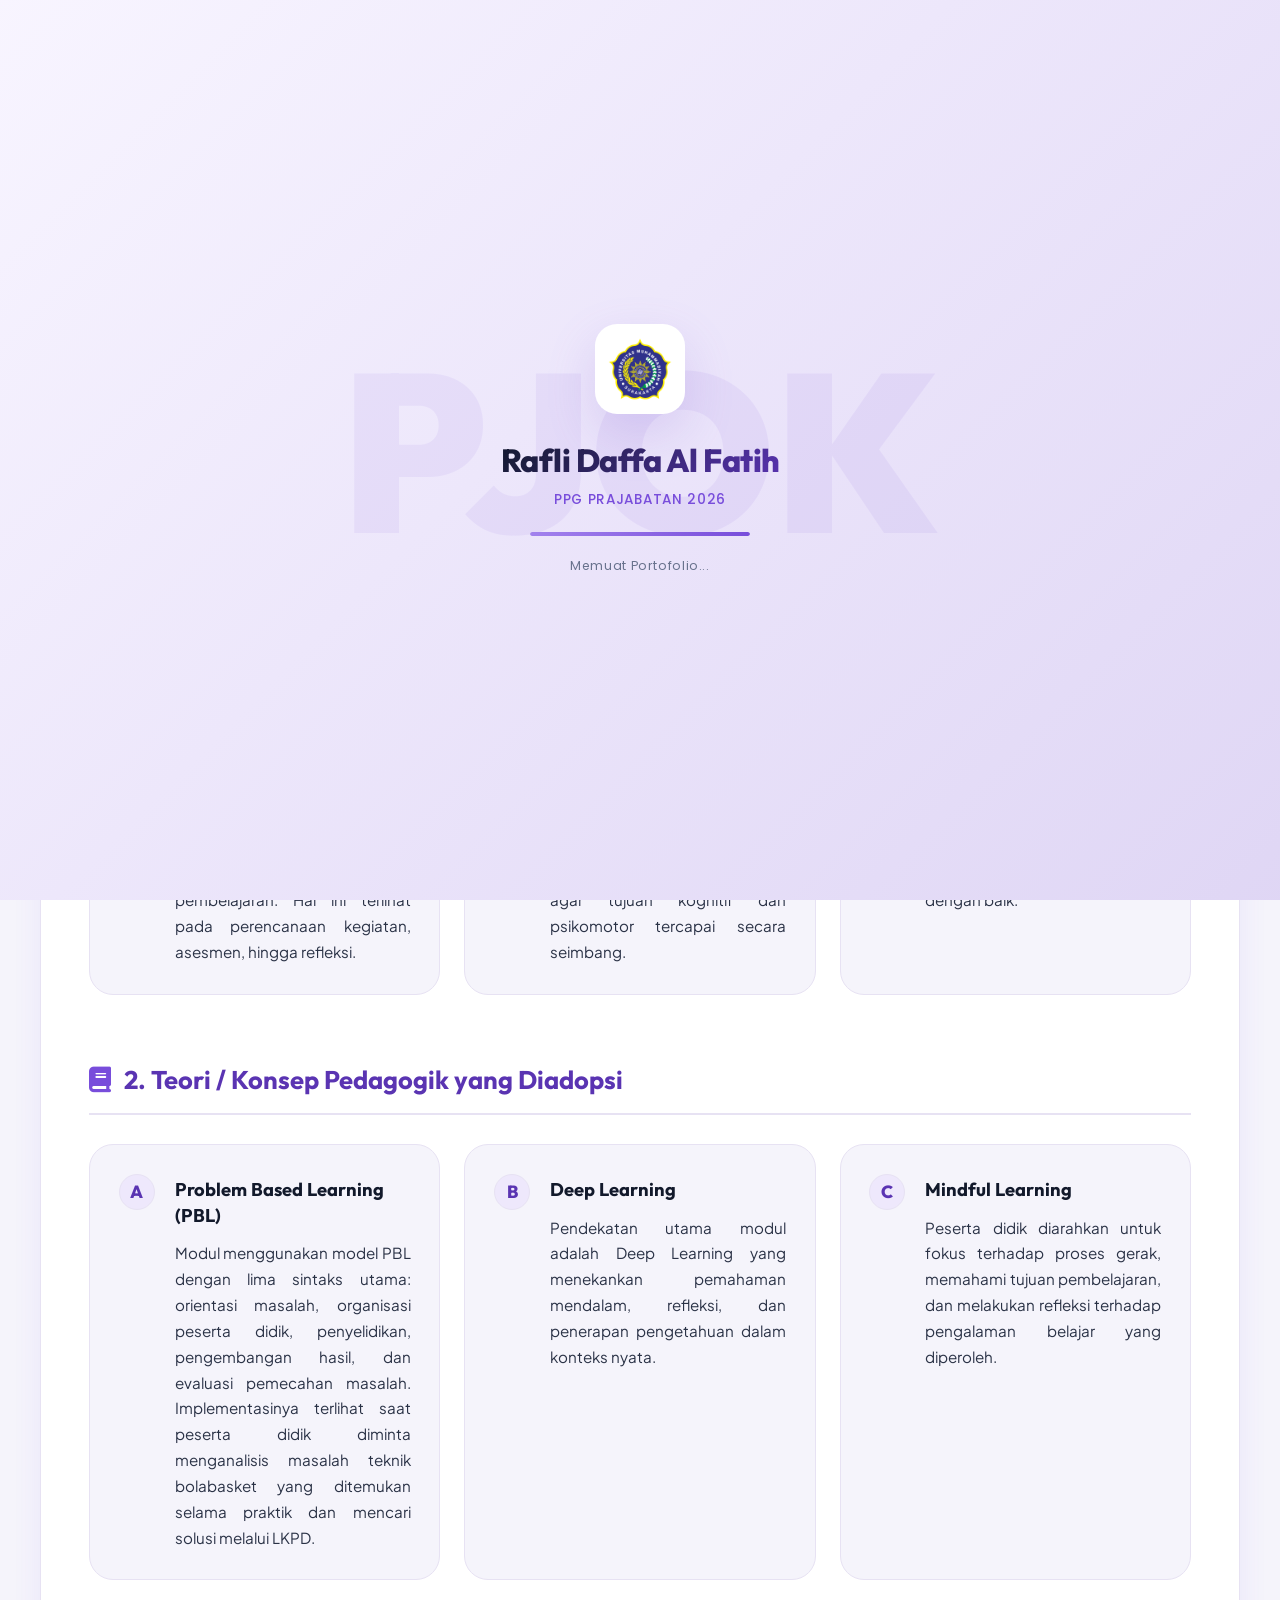
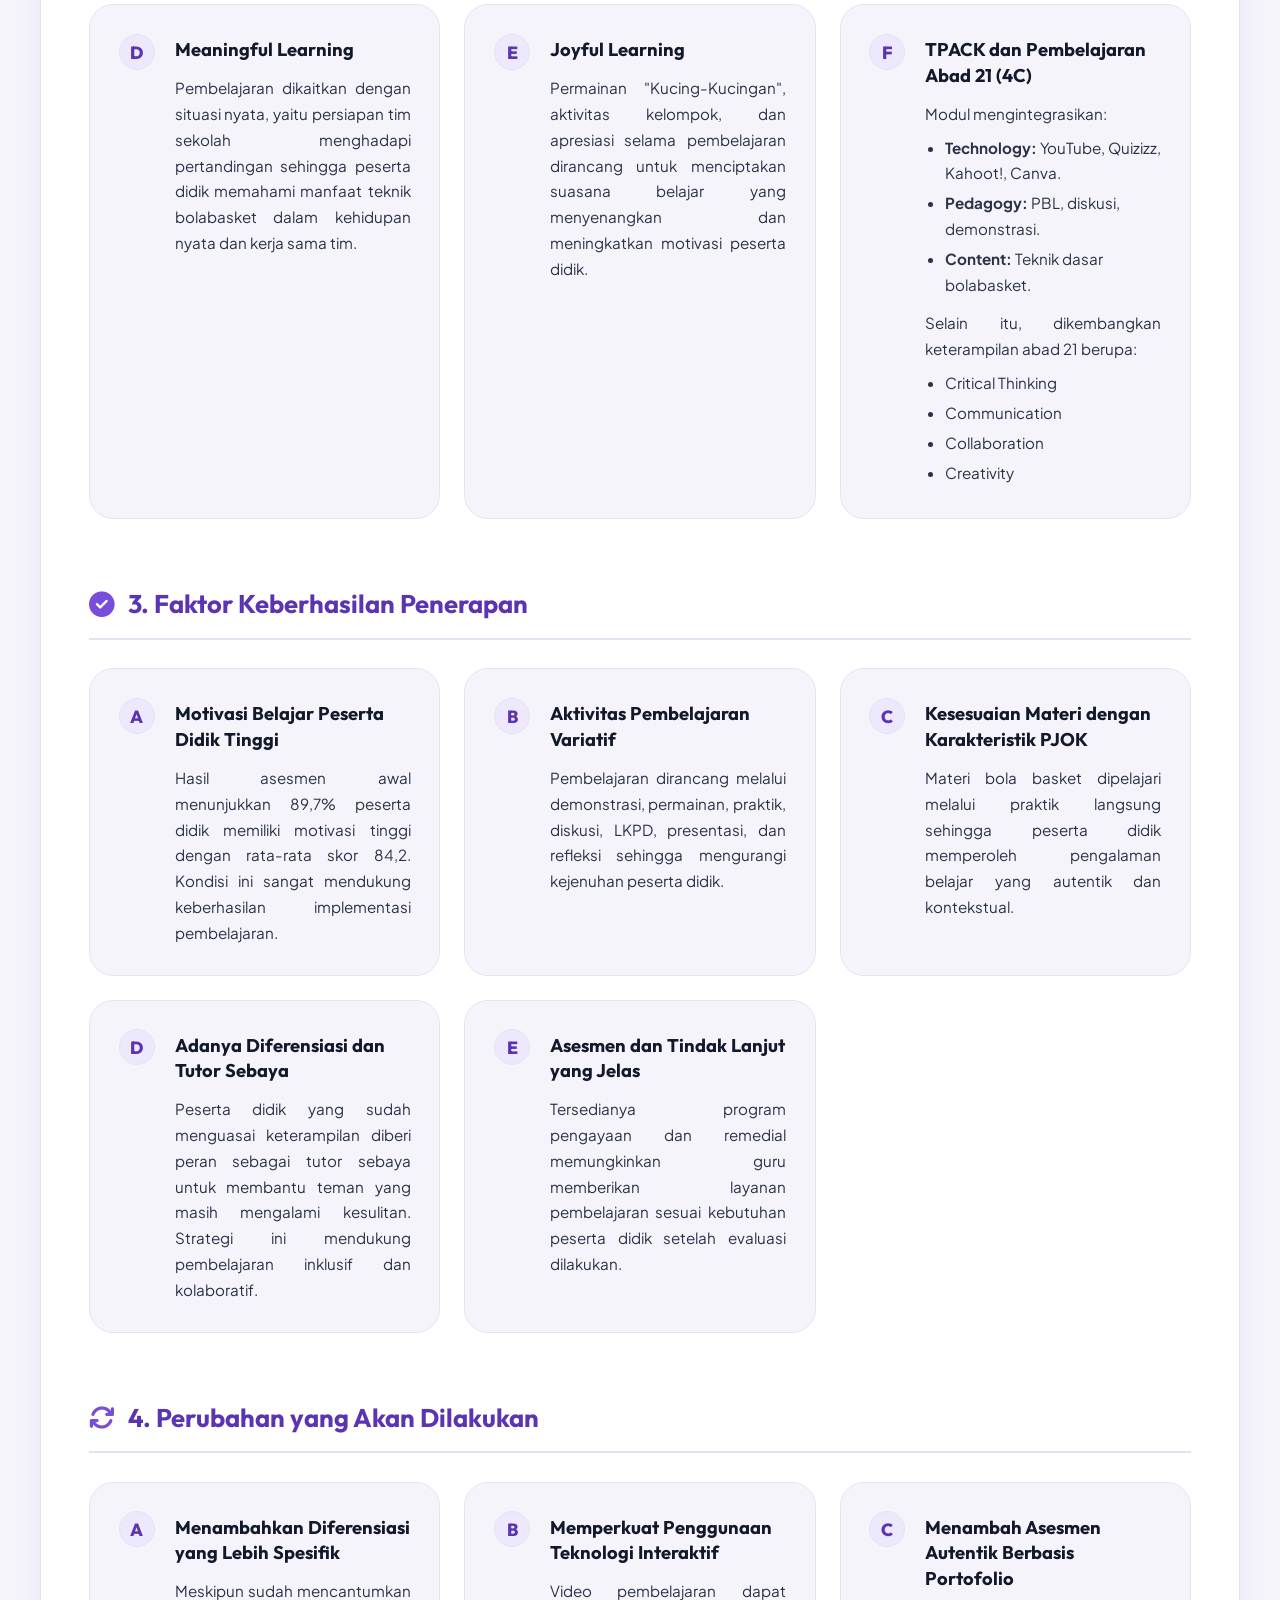
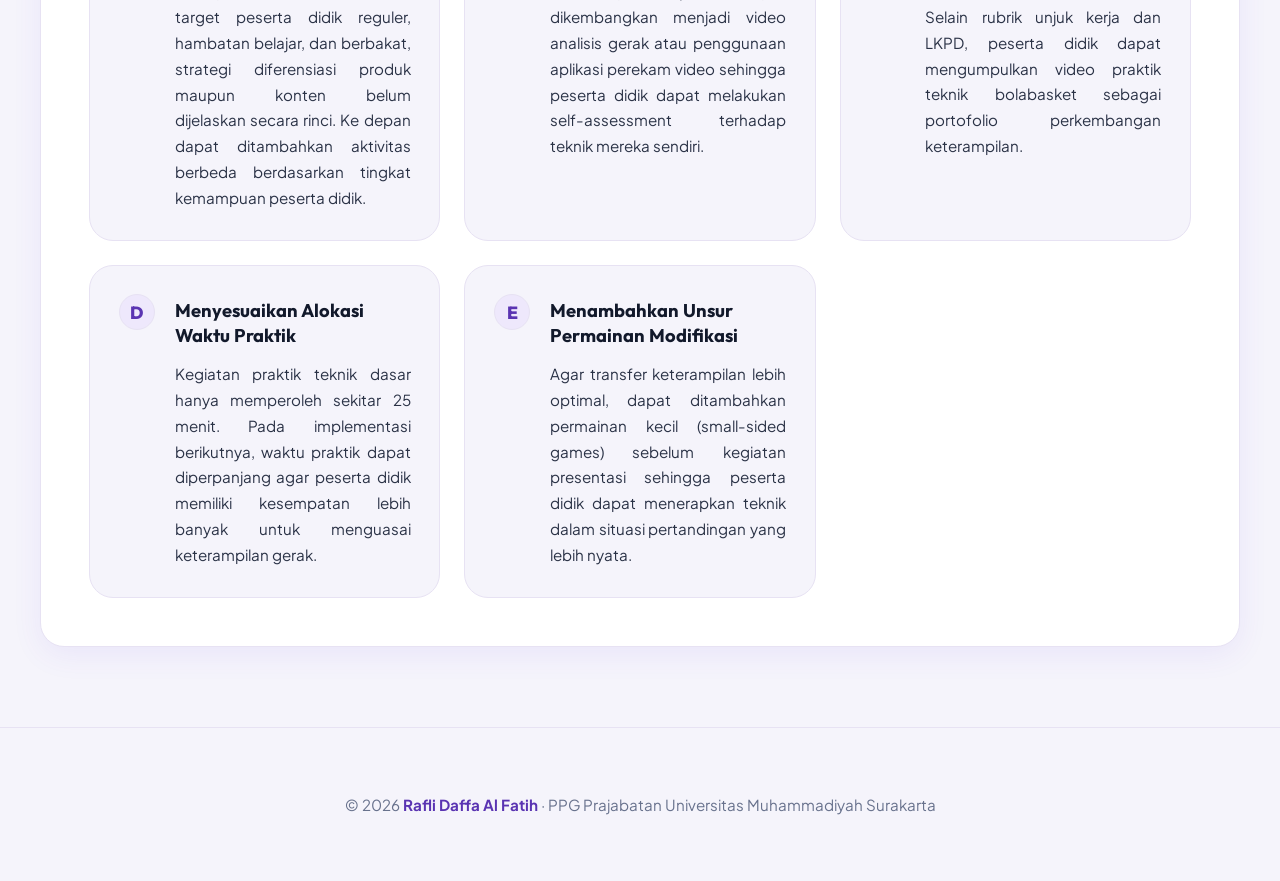
<file: analisis-refleksi.html>
<!DOCTYPE html>
<html lang="id">

<head>
  <meta charset="UTF-8" />
  <meta name="viewport" content="width=1200" />
  <title>Analisis & Refleksi – Portofolio Rafli Daffa Al Fatih</title>
  <meta name="description" content="Analisis dan Refleksi untuk melengkapi kebutuhan kelas" />
  <link rel="preconnect" href="https://fonts.googleapis.com" />
  <link rel="preconnect" href="https://fonts.gstatic.com" crossorigin />
  <link
    href="https://fonts.googleapis.com/css2?family=Poppins:wght@400;500;600;700&family=Outfit:wght@400;500;600;700;800;900&family=Plus+Jakarta+Sans:ital,wght@0,400;0,500;0,600;0,700;1,400&display=swap"
    rel="stylesheet" />
  <link rel="stylesheet" href="style.css?v=6" />
  <link rel="icon" type="image/png" href="logo-ust.png.jpg" />
  <link rel="stylesheet" href="https://cdnjs.cloudflare.com/ajax/libs/font-awesome/6.5.1/css/all.min.css" />
  <style>
    .detail-section {
      padding: 9rem 2rem 5rem;
      min-height: 80vh;
      background: var(--bg-alt);
    }

    .back-btn {
      display: inline-flex;
      align-items: center;
      gap: 0.5rem;
      color: var(--text-muted);
      text-decoration: none;
      font-weight: 600;
      margin-bottom: 2rem;
      transition: var(--transition);
      background: var(--white);
      padding: 0.6rem 1.2rem;
      border-radius: 99px;
      border: 1.5px solid var(--border);
    }

    .back-btn:hover {
      color: var(--purple);
      border-color: var(--purple-light);
      transform: translateY(-2px);
    }

    .media-container {
      background: var(--white);
      border-radius: var(--radius-lg);
      padding: 3rem;
      box-shadow: var(--shadow-md);
      border: 1px solid var(--border);
    }

    .media-header {
      margin-bottom: 3rem;
      border-bottom: 2px solid var(--border);
      padding-bottom: 2rem;
    }

    .section-tag {
      display: inline-block;
      background: var(--purple-soft);
      color: var(--purple);
      border: 1px solid var(--border);
      padding: 0.28rem 1rem;
      border-radius: 99px;
      font-size: 0.75rem;
      font-weight: 700;
      text-transform: uppercase;
      margin-bottom: 1rem;
    }

    .media-header h1 {
      font-family: 'Outfit', sans-serif;
      font-size: 2.2rem;
      color: var(--dark);
      margin-bottom: 1rem;
    }

    .media-meta {
      display: flex;
      gap: 1.5rem;
      color: var(--text-muted);
      font-size: 0.9rem;
      font-weight: 500;
    }

    /* Refleksi Grid & Cards */
    .refleksi-section {
      margin-bottom: 4rem;
    }

    .refleksi-section:last-child {
      margin-bottom: 0;
    }

    .section-subtitle {
      font-family: 'Outfit', sans-serif;
      font-size: 1.6rem;
      font-weight: 700;
      color: var(--purple-dark);
      margin-top: 1rem;
      margin-bottom: 1.8rem;
      display: flex;
      align-items: center;
      gap: 0.8rem;
      border-bottom: 2px solid var(--border);
      padding-bottom: 0.75rem;
    }

    .section-subtitle i {
      color: var(--purple);
    }

    .refleksi-grid {
      display: grid;
      grid-template-columns: repeat(auto-fit, minmax(340px, 1fr));
      gap: 1.5rem;
    }

    .refleksi-card {
      background: var(--bg-alt);
      border: 1.5px solid var(--border);
      border-radius: var(--radius-lg);
      padding: 1.8rem;
      display: flex;
      gap: 1.25rem;
      transition: var(--transition);
      position: relative;
    }

    .refleksi-card:hover {
      transform: translateY(-5px);
      box-shadow: var(--shadow-sm);
      border-color: var(--purple-light);
      background: var(--white);
    }

    .card-num {
      background: var(--purple-soft);
      color: var(--purple-dark);
      font-family: 'Outfit', sans-serif;
      font-weight: 800;
      font-size: 1.1rem;
      width: 36px;
      height: 36px;
      border-radius: 50%;
      display: flex;
      align-items: center;
      justify-content: center;
      flex-shrink: 0;
      border: 1px solid var(--border);
    }

    .card-body h3 {
      font-family: 'Outfit', sans-serif;
      font-size: 1.15rem;
      color: var(--dark);
      margin-top: 0.2rem;
      margin-bottom: 0.75rem;
      font-weight: 700;
      line-height: 1.4;
    }

    .card-body p {
      color: var(--text);
      font-size: 0.95rem;
      line-height: 1.7;
      margin: 0;
      text-align: justify;
    }

    .card-body ul {
      margin: 0.5rem 0 0;
      padding-left: 1.2rem;
      color: var(--text);
      font-size: 0.95rem;
      line-height: 1.7;
    }

    .card-body ul li {
      margin-bottom: 0.25rem;
    }
  </style>
</head>

<body>
  <!-- ══════════════════════════════════════════════
       PRELOADER / INTRO ANIMATION
  ══════════════════════════════════════════════ -->
  <div id="preloader">
    <div class="preloader-inner">
      <div class="preloader-logo">
        <img src="logo-ust.png.jpg" alt="Logo UMS" class="preloader-logo-img" />
      </div>
      <div class="preloader-text">
        <span class="preloader-name">Rafli Daffa Al Fatih</span>
        <span class="preloader-sub">PPG Prajabatan 2026</span>
      </div>
      <div class="preloader-bar-wrap">
        <div class="preloader-bar" id="preloaderBar"></div>
      </div>
      <p class="preloader-hint">Memuat Portofolio...</p>
    </div>
    <div class="preloader-bg-text">PJOK</div>
  </div>

  <div class="page-transition" id="pageTransition"></div>

  <!-- NAVBAR -->
  <nav class="navbar scrolled" id="navbar">
    <div class="nav-container">
      <a href="index.html#home" class="nav-brand">
        <img src="logo-ust.png.jpg" alt="Logo UMS" class="nav-logo-img"
          onerror="this.style.display='none'; this.nextElementSibling.style.display='flex';" />
        <div class="nav-logo-icon" aria-label="Logo universitas" style="display: none;">🏛️</div>
        <div class="nav-brand-text">
          <span class="nav-univ">Universitas Muhammadiyah Surakarta</span>
          <span class="nav-sub">PPG Prajabatan 2026</span>
        </div>
      </a>
      <ul class="nav-links">
        <li><a href="index.html#home" class="nav-link">Beranda</a></li>
        <li><a href="index.html#profil" class="nav-link">Profil</a></li>
        <li class="nav-dropdown">
          <a href="index.html#artefak" class="nav-link nav-dropdown-toggle">
            Artefak <i class="fa-solid fa-chevron-down nav-dropdown-icon"></i>
          </a>
          <ul class="dropdown-menu">
            <li><a href="perangkat-ajar.html">📋 Modul Ajar</a></li>
            <li><a href="media.html">💻 Media Pembelajaran</a></li>
            <li class="dropdown-submenu">
              <a href="media-pembelajaran.html" style="justify-content: space-between;">
                <span>🔄 Siklus</span>
                <i class="fa-solid fa-chevron-right nav-dropdown-icon"
                  style="font-size: 0.55rem; margin-left: 0.5rem;"></i>
              </a>
              <ul class="submenu-menu">
                <li><a href="media-pembelajaran.html?siklus=1">Siklus 1</a></li>
                <li><a href="media-pembelajaran.html?siklus=2">Siklus 2</a></li>
                <li><a href="media-pembelajaran.html?siklus=3">Siklus 3</a></li>
              </ul>
            </li>
            <li><a href="analisis-refleksi.html">🔍 Analisis & Refleksi</a></li>
            <li><a href="hasil-kerja.html">📝 Hasil Kerja</a></li>
            <li class="dropdown-submenu">
              <a href="penilaian.html" style="justify-content: space-between;">
                <span>⭐ Penilaian</span>
                <i class="fa-solid fa-chevron-right nav-dropdown-icon"
                  style="font-size: 0.55rem; margin-left: 0.5rem;"></i>
              </a>
              <ul class="submenu-menu">
                <li><a href="penilaian.html?siklus=1">Penilaian Siklus 1</a></li>
                <li><a href="penilaian.html?siklus=2">Penilaian Siklus 2</a></li>
                <li><a href="penilaian.html?siklus=3">Penilaian Siklus 3</a></li>
              </ul>
            </li>
            <li class="dropdown-submenu">
              <a href="dokumentasi.html" style="justify-content: space-between;">
                <span>🎬 Dokumentasi</span>
                <i class="fa-solid fa-chevron-right nav-dropdown-icon"
                  style="font-size: 0.55rem; margin-left: 0.5rem;"></i>
              </a>
              <ul class="submenu-menu">
                <li><a href="dokumentasi.html?siklus=1">Dokumentasi Siklus 1</a></li>
                <li><a href="dokumentasi.html?siklus=2">Dokumentasi Siklus 2</a></li>
                <li><a href="dokumentasi.html?siklus=3">Dokumentasi Siklus 3</a></li>
                <li><a href="dokumentasi.html?siklus=video">Video Mengajar</a></li>
              </ul>
            </li>
          </ul>
        </li>
        <li><a href="index.html#kontak" class="btn-hubungi">Hubungi Saya</a></li>
      </ul>
    </div>
  </nav>

  <main class="detail-section page-enter">
    <div class="container">
      <a href="index.html#artefak" class="back-btn">← Kembali ke Artefak</a>

      <div class="media-container">
        <div class="media-header">
          <span class="section-tag">Analisis & Refleksi</span>
          <h1>Analisis dan Refleksi</h1>
          <div class="media-meta">
            <span>📅 2026</span>
            <span>📂 Refleksi</span>
          </div>
        </div>

        <div class="refleksi-content">

          <!-- 1. KENDALA SELAMA PENYUSUNAN -->
          <div class="refleksi-section">
            <h2 class="section-subtitle"><i class="fa-solid fa-triangle-exclamation"></i> 1. Kendala Selama Penyusunan</h2>
            <div class="refleksi-grid">
              <div class="refleksi-card">
                <div class="card-num">A</div>
                <div class="card-body">
                  <h3>Mengintegrasikan Kurikulum Merdeka dengan Pendekatan Deep Learning</h3>
                  <p>Modul tidak hanya memuat tujuan pembelajaran dan aktivitas PJOK, tetapi juga harus mengintegrasikan unsur Mindful Learning, Meaningful Learning, dan Joyful Learning secara konsisten dalam setiap tahapan pembelajaran. Hal ini terlihat pada perencanaan kegiatan, asesmen, hingga refleksi.</p>
                </div>
              </div>
              <div class="refleksi-card">
                <div class="card-num">B</div>
                <div class="card-body">
                  <h3>Menyelaraskan Model PBL dengan Karakteristik PJOK</h3>
                  <p>Model Problem Based Learning (PBL) yang digunakan harus tetap sesuai dengan karakteristik pembelajaran PJOK yang dominan praktik gerak. Penyusun perlu merancang masalah kontekstual, diskusi LKPD, sekaligus aktivitas fisik agar tujuan kognitif dan psikomotor tercapai secara seimbang.</p>
                </div>
              </div>
              <div class="refleksi-card">
                <div class="card-num">C</div>
                <div class="card-body">
                  <h3>Penyusunan Asesmen yang Komprehensif</h3>
                  <p>Modul memuat asesmen kognitif, psikomotor, dan afektif secara lengkap dengan rubrik penilaian yang rinci. Penyusunan instrumen seperti ini membutuhkan waktu dan ketelitian agar setiap tujuan pembelajaran dapat terukur dengan baik.</p>
                </div>
              </div>
            </div>
          </div>

          <!-- 2. TEORI/KONSEP PEDAGOGIK YANG DIADOPSI -->
          <div class="refleksi-section">
            <h2 class="section-subtitle"><i class="fa-solid fa-book"></i> 2. Teori / Konsep Pedagogik yang Diadopsi</h2>
            <div class="refleksi-grid">
              <div class="refleksi-card">
                <div class="card-num">A</div>
                <div class="card-body">
                  <h3>Problem Based Learning (PBL)</h3>
                  <p>Modul menggunakan model PBL dengan lima sintaks utama: orientasi masalah, organisasi peserta didik, penyelidikan, pengembangan hasil, dan evaluasi pemecahan masalah. Implementasinya terlihat saat peserta didik diminta menganalisis masalah teknik bolabasket yang ditemukan selama praktik dan mencari solusi melalui LKPD.</p>
                </div>
              </div>
              <div class="refleksi-card">
                <div class="card-num">B</div>
                <div class="card-body">
                  <h3>Deep Learning</h3>
                  <p>Pendekatan utama modul adalah Deep Learning yang menekankan pemahaman mendalam, refleksi, dan penerapan pengetahuan dalam konteks nyata.</p>
                </div>
              </div>
              <div class="refleksi-card">
                <div class="card-num">C</div>
                <div class="card-body">
                  <h3>Mindful Learning</h3>
                  <p>Peserta didik diarahkan untuk fokus terhadap proses gerak, memahami tujuan pembelajaran, dan melakukan refleksi terhadap pengalaman belajar yang diperoleh.</p>
                </div>
              </div>
              <div class="refleksi-card">
                <div class="card-num">D</div>
                <div class="card-body">
                  <h3>Meaningful Learning</h3>
                  <p>Pembelajaran dikaitkan dengan situasi nyata, yaitu persiapan tim sekolah menghadapi pertandingan sehingga peserta didik memahami manfaat teknik bolabasket dalam kehidupan nyata dan kerja sama tim.</p>
                </div>
              </div>
              <div class="refleksi-card">
                <div class="card-num">E</div>
                <div class="card-body">
                  <h3>Joyful Learning</h3>
                  <p>Permainan "Kucing-Kucingan", aktivitas kelompok, dan apresiasi selama pembelajaran dirancang untuk menciptakan suasana belajar yang menyenangkan dan meningkatkan motivasi peserta didik.</p>
                </div>
              </div>
              <div class="refleksi-card">
                <div class="card-num">F</div>
                <div class="card-body">
                  <h3>TPACK dan Pembelajaran Abad 21 (4C)</h3>
                  <p>Modul mengintegrasikan:</p>
                  <ul>
                    <li><strong>Technology:</strong> YouTube, Quizizz, Kahoot!, Canva.</li>
                    <li><strong>Pedagogy:</strong> PBL, diskusi, demonstrasi.</li>
                    <li><strong>Content:</strong> Teknik dasar bolabasket.</li>
                  </ul>
                  <p style="margin-top: 0.8rem; margin-bottom: 0.4rem;">Selain itu, dikembangkan keterampilan abad 21 berupa:</p>
                  <ul>
                    <li>Critical Thinking</li>
                    <li>Communication</li>
                    <li>Collaboration</li>
                    <li>Creativity</li>
                  </ul>
                </div>
              </div>
            </div>
          </div>

          <!-- 3. FAKTOR KEBERHASILAN PENERAPAN -->
          <div class="refleksi-section">
            <h2 class="section-subtitle"><i class="fa-solid fa-circle-check"></i> 3. Faktor Keberhasilan Penerapan</h2>
            <div class="refleksi-grid">
              <div class="refleksi-card">
                <div class="card-num">A</div>
                <div class="card-body">
                  <h3>Motivasi Belajar Peserta Didik Tinggi</h3>
                  <p>Hasil asesmen awal menunjukkan 89,7% peserta didik memiliki motivasi tinggi dengan rata-rata skor 84,2. Kondisi ini sangat mendukung keberhasilan implementasi pembelajaran.</p>
                </div>
              </div>
              <div class="refleksi-card">
                <div class="card-num">B</div>
                <div class="card-body">
                  <h3>Aktivitas Pembelajaran Variatif</h3>
                  <p>Pembelajaran dirancang melalui demonstrasi, permainan, praktik, diskusi, LKPD, presentasi, dan refleksi sehingga mengurangi kejenuhan peserta didik.</p>
                </div>
              </div>
              <div class="refleksi-card">
                <div class="card-num">C</div>
                <div class="card-body">
                  <h3>Kesesuaian Materi dengan Karakteristik PJOK</h3>
                  <p>Materi bola basket dipelajari melalui praktik langsung sehingga peserta didik memperoleh pengalaman belajar yang autentik dan kontekstual.</p>
                </div>
              </div>
              <div class="refleksi-card">
                <div class="card-num">D</div>
                <div class="card-body">
                  <h3>Adanya Diferensiasi dan Tutor Sebaya</h3>
                  <p>Peserta didik yang sudah menguasai keterampilan diberi peran sebagai tutor sebaya untuk membantu teman yang masih mengalami kesulitan. Strategi ini mendukung pembelajaran inklusif dan kolaboratif.</p>
                </div>
              </div>
              <div class="refleksi-card">
                <div class="card-num">E</div>
                <div class="card-body">
                  <h3>Asesmen dan Tindak Lanjut yang Jelas</h3>
                  <p>Tersedianya program pengayaan dan remedial memungkinkan guru memberikan layanan pembelajaran sesuai kebutuhan peserta didik setelah evaluasi dilakukan.</p>
                </div>
              </div>
            </div>
          </div>

          <!-- 4. PERUBAHAN YANG AKAN DILAKUKAN -->
          <div class="refleksi-section">
            <h2 class="section-subtitle"><i class="fa-solid fa-arrows-rotate"></i> 4. Perubahan yang Akan Dilakukan</h2>
            <div class="refleksi-grid">
              <div class="refleksi-card">
                <div class="card-num">A</div>
                <div class="card-body">
                  <h3>Menambahkan Diferensiasi yang Lebih Spesifik</h3>
                  <p>Meskipun sudah mencantumkan target peserta didik reguler, hambatan belajar, dan berbakat, strategi diferensiasi produk maupun konten belum dijelaskan secara rinci. Ke depan dapat ditambahkan aktivitas berbeda berdasarkan tingkat kemampuan peserta didik.</p>
                </div>
              </div>
              <div class="refleksi-card">
                <div class="card-num">B</div>
                <div class="card-body">
                  <h3>Memperkuat Penggunaan Teknologi Interaktif</h3>
                  <p>Video pembelajaran dapat dikembangkan menjadi video analisis gerak atau penggunaan aplikasi perekam video sehingga peserta didik dapat melakukan self-assessment terhadap teknik mereka sendiri.</p>
                </div>
              </div>
              <div class="refleksi-card">
                <div class="card-num">C</div>
                <div class="card-body">
                  <h3>Menambah Asesmen Autentik Berbasis Portofolio</h3>
                  <p>Selain rubrik unjuk kerja dan LKPD, peserta didik dapat mengumpulkan video praktik teknik bolabasket sebagai portofolio perkembangan keterampilan.</p>
                </div>
              </div>
              <div class="refleksi-card">
                <div class="card-num">D</div>
                <div class="card-body">
                  <h3>Menyesuaikan Alokasi Waktu Praktik</h3>
                  <p>Kegiatan praktik teknik dasar hanya memperoleh sekitar 25 menit. Pada implementasi berikutnya, waktu praktik dapat diperpanjang agar peserta didik memiliki kesempatan lebih banyak untuk menguasai keterampilan gerak.</p>
                </div>
              </div>
              <div class="refleksi-card">
                <div class="card-num">E</div>
                <div class="card-body">
                  <h3>Menambahkan Unsur Permainan Modifikasi</h3>
                  <p>Agar transfer keterampilan lebih optimal, dapat ditambahkan permainan kecil (small-sided games) sebelum kegiatan presentasi sehingga peserta didik dapat menerapkan teknik dalam situasi pertandingan yang lebih nyata.</p>
                </div>
              </div>
            </div>
          </div>

        </div>
      </div>
    </div>
  </main>

  <footer class="footer">
    <div class="container footer-inner">
      <p>© 2026 <strong>Rafli Daffa Al Fatih</strong> · PPG Prajabatan Universitas Muhammadiyah Surakarta</p>
    </div>
  </footer>
  <script src="script.js"></script>
</body>

</html>
</file>
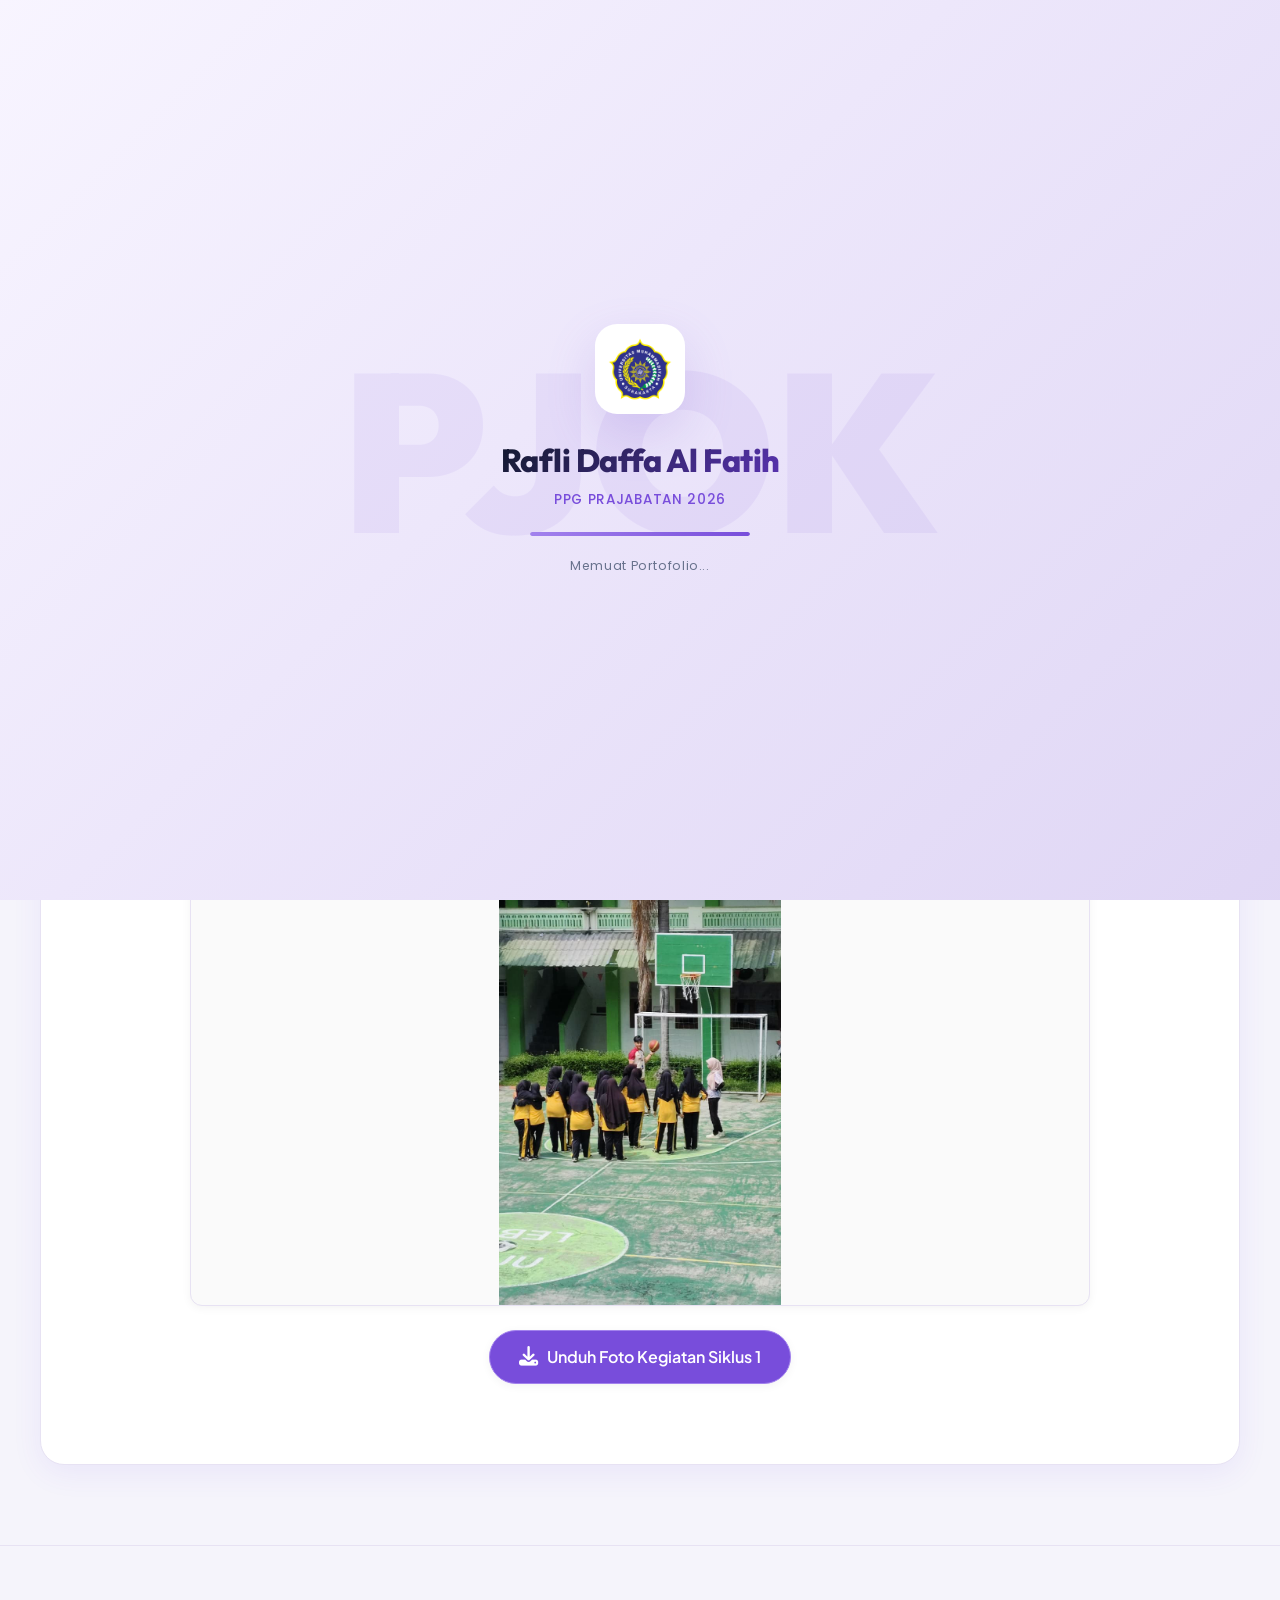
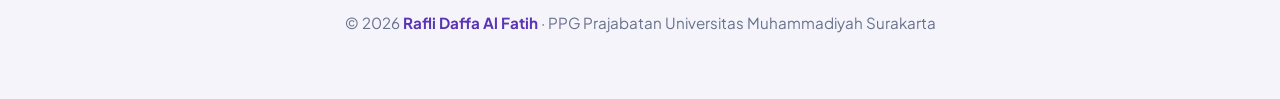
<file: dokumentasi.html>
<!DOCTYPE html>
<html lang="id">
<head>
  <meta charset="UTF-8" />
  <meta name="viewport" content="width=1200" />
  <title>Dokumentasi – Portofolio Rafli Daffa Al Fatih</title>
  <meta name="description" content="Dokumentasi Praktik Pembelajaran dan Kegiatan Sekolah PPG Prajabatan" />
  <link rel="preconnect" href="https://fonts.googleapis.com" />
  <link rel="preconnect" href="https://fonts.gstatic.com" crossorigin />
  <link href="https://fonts.googleapis.com/css2?family=Poppins:wght@400;500;600;700&family=Outfit:wght@400;500;600;700;800;900&family=Plus+Jakarta+Sans:ital,wght@0,400;0,500;0,600;0,700;1,400&display=swap" rel="stylesheet" />
  <link rel="stylesheet" href="style.css?v=6" />
  <link rel="icon" type="image/png" href="logo-ust.png.jpg" />
  <link rel="stylesheet" href="https://cdnjs.cloudflare.com/ajax/libs/font-awesome/6.5.1/css/all.min.css" />
  <style>
    .detail-section { padding: 9rem 2rem 5rem; min-height: 80vh; background: var(--bg-alt); }
    .back-btn {
      display: inline-flex; align-items: center; gap: 0.5rem;
      color: var(--text-muted); text-decoration: none; font-weight: 600;
      margin-bottom: 2rem; transition: var(--transition);
      background: var(--white); padding: 0.6rem 1.2rem;
      border-radius: 99px; border: 1.5px solid var(--border);
    }
    .back-btn:hover { color: var(--purple); border-color: var(--purple-light); transform: translateY(-2px); }
    
    .doc-container {
      background: var(--white);
      border-radius: var(--radius-lg);
      padding: 3rem;
      box-shadow: var(--shadow-md);
      border: 1px solid var(--border);
    }
    .doc-header { margin-bottom: 3rem; border-bottom: 2px solid var(--border); padding-bottom: 2rem; }
    .section-tag {
      display: inline-block; background: var(--purple-soft); color: var(--purple);
      border: 1px solid var(--border); padding: 0.28rem 1rem; border-radius: 99px;
      font-size: 0.75rem; font-weight: 700; text-transform: uppercase; margin-bottom: 1rem;
    }
    .doc-header h1 { font-family: 'Outfit', sans-serif; font-size: 2.2rem; color: var(--dark); margin-bottom: 1rem; }
    .doc-meta { display: flex; gap: 1.5rem; color: var(--text-muted); font-size: 0.9rem; font-weight: 500; }
    
    /* Documentation Gallery Styles */
    .gallery-grid {
      display: grid;
      grid-template-columns: repeat(auto-fit, minmax(300px, 1fr));
      gap: 2rem;
      margin-top: 2rem;
    }
    .gallery-item {
      background: var(--bg-alt);
      border: 1px solid var(--border);
      border-radius: var(--radius-md);
      overflow: hidden;
      transition: var(--transition);
      display: flex;
      flex-direction: column;
    }
    .gallery-item:hover {
      transform: translateY(-5px);
      box-shadow: var(--shadow-md);
      border-color: var(--purple-light);
    }
    .gallery-media {
      height: 200px;
      background: var(--purple-bg);
      display: flex;
      align-items: center;
      justify-content: center;
      position: relative;
      border-bottom: 1px solid var(--border);
    }
    .gallery-icon {
      font-size: 3rem;
      color: var(--purple);
    }
    .gallery-info {
      padding: 1.5rem;
      display: flex;
      flex-direction: column;
      flex-grow: 1;
    }
    .gallery-info h3 {
      font-family: 'Outfit', sans-serif;
      font-size: 1.2rem;
      color: var(--dark);
      margin-bottom: 0.5rem;
    }
    .gallery-info p {
      color: var(--text-muted);
      font-size: 0.95rem;
      line-height: 1.6;
      margin-bottom: 1rem;
    }
    .gallery-tags {
      margin-top: auto;
      display: flex;
      gap: 0.5rem;
    }
    .gallery-tags span {
      font-size: 0.75rem;
      background: var(--white);
      color: var(--text);
      padding: 0.2rem 0.6rem;
      border-radius: 4px;
      border: 1px solid var(--border);
      font-weight: 600;
    }

    /* Siklus Tabs Styles */
    .siklus-tabs-nav {
      display: flex;
      gap: 1.5rem;
      margin-bottom: 2.5rem;
      border-bottom: 2px solid var(--border);
      padding-bottom: 0px;
    }
    .siklus-tab-btn {
      background: none;
      border: none;
      border-bottom: 3px solid transparent;
      padding: 0.8rem 1.5rem;
      font-family: 'Outfit', sans-serif;
      font-size: 1.1rem;
      font-weight: 700;
      color: var(--text-muted);
      cursor: pointer;
      transition: var(--transition);
      position: relative;
      border-radius: 0;
    }
    .siklus-tab-btn:hover {
      color: var(--purple);
    }
    .siklus-tab-btn.active {
      color: var(--purple);
      border-bottom-color: var(--purple);
    }
    .siklus-tab-btn::after {
      content: '';
      position: absolute;
      bottom: -3px;
      left: 0;
      width: 0;
      height: 3px;
      background: var(--purple);
      transition: var(--transition);
    }
    .siklus-tab-btn.active::after {
      width: 100%;
    }
    .siklus-tab-panel {
      display: none;
      animation: pageEnter 0.5s ease forwards;
    }
    .siklus-tab-panel.active {
      display: block;
    }
    .siklus-info-box h3 {
      font-family: 'Outfit', sans-serif;
      color: var(--dark);
      font-size: 1.6rem;
      margin-bottom: 0.8rem;
    }
    .siklus-info-box p {
      color: var(--text);
      font-size: 1.05rem;
      line-height: 1.8;
      margin-bottom: 1.5rem;
    }
    
    /* Video Player Facade Style */
    .video-container {
      position: relative;
      width: 100%;
      max-width: 900px;
      margin: 0 auto;
      border-radius: 16px;
      overflow: hidden;
      box-shadow: var(--shadow-md);
      border: 1.5px solid var(--border);
      background: var(--dark);
      aspect-ratio: 16/9;
    }
    
    .video-thumbnail-wrapper {
      position: absolute;
      top: 0;
      left: 0;
      width: 100%;
      height: 100%;
      cursor: pointer;
      display: flex;
      align-items: center;
      justify-content: center;
      z-index: 2;
      transition: all 0.4s cubic-bezier(0.4, 0, 0.2, 1);
    }
    
    .video-thumbnail-img {
      width: 100%;
      height: 100%;
      object-fit: cover;
      transition: transform 0.6s ease;
    }
    
    .video-thumbnail-wrapper:hover .video-thumbnail-img {
      transform: scale(1.05);
    }
    
    .video-overlay-tint {
      position: absolute;
      top: 0;
      left: 0;
      width: 100%;
      height: 100%;
      background: linear-gradient(180deg, rgba(0,0,0,0.1) 0%, rgba(0,0,0,0.4) 100%);
      transition: background 0.3s ease;
    }
    
    .video-thumbnail-wrapper:hover .video-overlay-tint {
      background: linear-gradient(180deg, rgba(0,0,0,0.2) 0%, rgba(0,0,0,0.5) 100%);
    }

    .play-button-pulsing {
      position: absolute;
      width: 80px;
      height: 80px;
      background: var(--purple);
      color: var(--white);
      border-radius: 50%;
      display: flex;
      align-items: center;
      justify-content: center;
      font-size: 2rem;
      padding-left: 5px; /* offset play icon alignment */
      box-shadow: 0 10px 25px rgba(139, 92, 246, 0.5);
      z-index: 3;
      transition: all 0.3s cubic-bezier(0.175, 0.885, 0.32, 1.275);
    }
    
    .play-button-pulsing::after {
      content: '';
      position: absolute;
      width: 100%;
      height: 100%;
      border: 3px solid rgba(139, 92, 246, 0.4);
      border-radius: 50%;
      animation: playRipple 2s infinite;
      z-index: -1;
    }
    
    .video-thumbnail-wrapper:hover .play-button-pulsing {
      transform: scale(1.1);
      background: var(--purple-dark);
      box-shadow: 0 15px 30px rgba(139, 92, 246, 0.7);
    }
    
    @keyframes playRipple {
      0% {
        transform: scale(1);
        opacity: 1;
      }
      100% {
        transform: scale(1.6);
        opacity: 0;
      }
    }
    
    .video-iframe {
      width: 100%;
      height: 100%;
      border: 0;
      position: absolute;
      top: 0;
      left: 0;
    }
  </style>
</head>
<body>
  <!-- Preloader -->
  <div id="preloader">
    <div class="preloader-inner">
      <div class="preloader-logo">
        <img src="logo-ust.png.jpg" alt="Logo UMS" class="preloader-logo-img" />
      </div>
      <div class="preloader-text">
        <span class="preloader-name">Rafli Daffa Al Fatih</span>
        <span class="preloader-sub">PPG Prajabatan 2026</span>
      </div>
      <div class="preloader-bar-wrap">
        <div class="preloader-bar" id="preloaderBar"></div>
      </div>
      <p class="preloader-hint">Memuat Portofolio...</p>
    </div>
    <div class="preloader-bg-text">PJOK</div>
  </div>

  <div class="page-transition" id="pageTransition"></div>

  <!-- Navbar -->
  <nav class="navbar scrolled" id="navbar">
    <div class="nav-container">
      <a href="index.html#home" class="nav-brand">
        <img src="logo-ust.png.jpg" alt="Logo UMS" class="nav-logo-img" onerror="this.style.display='none'; this.nextElementSibling.style.display='flex';" />
        <div class="nav-logo-icon" aria-label="Logo universitas" style="display: none;">🏛️</div>
        <div class="nav-brand-text">
          <span class="nav-univ">Universitas Muhammadiyah Surakarta</span>
          <span class="nav-sub">PPG Prajabatan 2026</span>
        </div>
      </a>
      <ul class="nav-links">
        <li><a href="index.html#home" class="nav-link">Beranda</a></li>
        <li><a href="index.html#profil" class="nav-link">Profil</a></li>
        <li class="nav-dropdown">
          <a href="index.html#artefak" class="nav-link nav-dropdown-toggle">
            Artefak <i class="fa-solid fa-chevron-down nav-dropdown-icon"></i>
          </a>
          <ul class="dropdown-menu">
            <li><a href="perangkat-ajar.html">📋 Modul Ajar</a></li>
            <li><a href="media.html">💻 Media Pembelajaran</a></li>
            <li class="dropdown-submenu">
              <a href="media-pembelajaran.html" style="justify-content: space-between;">
                <span>🔄 Siklus</span>
                <i class="fa-solid fa-chevron-right nav-dropdown-icon" style="font-size: 0.55rem; margin-left: 0.5rem;"></i>
              </a>
              <ul class="submenu-menu">
                <li><a href="media-pembelajaran.html?siklus=1">Siklus 1</a></li>
                <li><a href="media-pembelajaran.html?siklus=2">Siklus 2</a></li>
                <li><a href="media-pembelajaran.html?siklus=3">Siklus 3</a></li>
              </ul>
            </li>
            <li><a href="analisis-refleksi.html">🔍 Analisis & Refleksi</a></li>
            <li><a href="hasil-kerja.html">📝 Hasil Kerja</a></li>
<li class="dropdown-submenu">
  <a href="penilaian.html" style="justify-content: space-between;">
    <span>⭐ Penilaian</span>
    <i class="fa-solid fa-chevron-right nav-dropdown-icon" style="font-size: 0.55rem; margin-left: 0.5rem;"></i>
  </a>
  <ul class="submenu-menu">
    <li><a href="penilaian.html?siklus=1">Penilaian Siklus 1</a></li>
    <li><a href="penilaian.html?siklus=2">Penilaian Siklus 2</a></li>
    <li><a href="penilaian.html?siklus=3">Penilaian Siklus 3</a></li>
  </ul>
</li>
            <li class="dropdown-submenu">
              <a href="dokumentasi.html" style="justify-content: space-between;">
                <span>🎬 Dokumentasi</span>
                <i class="fa-solid fa-chevron-right nav-dropdown-icon" style="font-size: 0.55rem; margin-left: 0.5rem;"></i>
              </a>
              <ul class="submenu-menu">
                <li><a href="dokumentasi.html?siklus=1">Dokumentasi Siklus 1</a></li>
                <li><a href="dokumentasi.html?siklus=2">Dokumentasi Siklus 2</a></li>
                <li><a href="dokumentasi.html?siklus=3">Dokumentasi Siklus 3</a></li>
                <li><a href="dokumentasi.html?siklus=video">Video Mengajar</a></li>
              </ul>
            </li>
          </ul>
        </li>
        <li><a href="index.html#kontak" class="btn-hubungi">Hubungi Saya</a></li>
      </ul>
    </div>
  </nav>

  <main class="detail-section page-enter">
    <div class="container">
      <a href="index.html#artefak" class="back-btn">← Kembali ke Artefak</a>
      
      <div class="doc-container">
        <div class="doc-header">
          <span class="section-tag">Dokumentasi</span>
          <h1>DOKUMENTASI</h1>
          <div class="doc-meta">
            <span>📅 2026</span>
            <span>📂 Galeri Kegiatan</span>
            <span>📸 Foto & Video Praktik</span>
          </div>
        </div>

        <div class="doc-content">
          <p style="color: var(--text); font-size: 1.1rem; line-height: 1.8; margin-bottom: 2.5rem;">
            Kumpulan dokumentasi kegiatan pembelajaran, praktik mengajar, dan kegiatan PPG siklus 1, 2, dan 3
          </p>

          <!-- Tab Navigation for Cycles -->
          <div class="siklus-tabs-nav">
            <button class="siklus-tab-btn active" data-siklus="1">SIKLUS 1</button>
            <button class="siklus-tab-btn" data-siklus="2">SIKLUS 2</button>
            <button class="siklus-tab-btn" data-siklus="3">SIKLUS 3</button>
            <button class="siklus-tab-btn" data-siklus="video">VIDEO MENGAJAR</button>
          </div>

          <!-- Tab Contents for Cycles -->
          <div class="siklus-tab-panels">
            <!-- Panel Siklus 1 -->
            <div class="siklus-tab-panel active" id="panel-siklus-1">
              <div class="siklus-info-box">
                <h3>Foto Kegiatan Kelas Siklus 1</h3>
                <p>Dokumentasi interaksi guru dengan peserta didik, diskusi kelompok, dan praktik teknik dasar passing (Chest Pass, Bounce Pass, dan Overhead Pass) bersama peserta didik.</p>

                <div style="text-align: center; margin-top: 1.5rem; margin-bottom: 2rem;">
                  <!-- Preview Foto -->
                  <div style="margin-bottom: 1.5rem; border: 1px solid var(--border); border-radius: 12px; overflow: hidden; box-shadow: var(--shadow-sm); max-width: 900px; margin-left: auto; margin-right: auto; background: #fafafa; display: flex; justify-content: center; align-items: center;">
                    <img src="foto-siklus-1.jpeg" alt="Foto Kegiatan Kelas Siklus 1" style="width: 100%; max-height: 500px; object-fit: contain; display: block;" onerror="this.style.display='none'; this.nextElementSibling.style.display='flex';" />
                    <div style="display: none; height: 350px; width: 100%; align-items: center; justify-content: center; background: var(--bg-alt); color: var(--text-muted); font-size: 1.2rem; flex-direction: column; gap: 0.5rem;">
                      <i class="fa-solid fa-image" style="font-size: 3.5rem; color: var(--purple-light);"></i>
                      <span>Foto Kegiatan Kelas Siklus 1 Belum Tersedia</span>
                    </div>
                  </div>

                  <!-- Tombol Unduh Foto -->
                  <div>
                    <a href="foto-siklus-1.jpeg" download="foto-siklus-1.jpeg"
                      style="display: inline-flex; align-items: center; gap: 0.6rem; background: var(--purple); color: var(--white); font-weight: 600; padding: 0.8rem 1.8rem; border-radius: 99px; text-decoration: none; box-shadow: var(--shadow-sm); border: 1.5px solid var(--purple-light); transition: var(--transition);"
                      onmouseover="this.style.transform='translateY(-2px)'; this.style.background='var(--purple-dark)';"
                      onmouseout="this.style.transform='none'; this.style.background='var(--purple)';">
                      <i class="fa-solid fa-download" style="font-size: 1.2rem;"></i> Unduh Foto Kegiatan Siklus 1
                    </a>
                  </div>
                </div>
              </div>
            </div>

            <!-- Panel Siklus 2 -->
            <div class="siklus-tab-panel" id="panel-siklus-2">
              <div class="siklus-info-box">
                <h3>Foto Kegiatan Kelas Siklus 2</h3>
                <p>Dokumentasi interaksi guru dengan peserta didik, diskusi kelompok, dan praktik teknik dasar dribbling (dribbling di tempat dan dribbling bergerak) bersama peserta didik.</p>

                <div style="text-align: center; margin-top: 1.5rem; margin-bottom: 2rem;">
                  <!-- Preview Foto -->
                  <div style="margin-bottom: 1.5rem; border: 1px solid var(--border); border-radius: 12px; overflow: hidden; box-shadow: var(--shadow-sm); max-width: 900px; margin-left: auto; margin-right: auto; background: #fafafa; display: flex; justify-content: center; align-items: center;">
                    <img src="foto-siklus-2.jpeg" alt="Foto Kegiatan Kelas Siklus 2" style="width: 100%; max-height: 500px; object-fit: contain; display: block;" onerror="this.style.display='none'; this.nextElementSibling.style.display='flex';" />
                    <div style="display: none; height: 350px; width: 100%; align-items: center; justify-content: center; background: var(--bg-alt); color: var(--text-muted); font-size: 1.2rem; flex-direction: column; gap: 0.5rem;">
                      <i class="fa-solid fa-image" style="font-size: 3.5rem; color: var(--purple-light);"></i>
                      <span>Foto Kegiatan Kelas Siklus 2 Belum Tersedia</span>
                    </div>
                  </div>

                  <!-- Tombol Unduh Foto -->
                  <div>
                    <a href="foto-siklus-2.jpeg" download="foto-siklus-2.jpeg"
                      style="display: inline-flex; align-items: center; gap: 0.6rem; background: var(--purple); color: var(--white); font-weight: 600; padding: 0.8rem 1.8rem; border-radius: 99px; text-decoration: none; box-shadow: var(--shadow-sm); border: 1.5px solid var(--purple-light); transition: var(--transition);"
                      onmouseover="this.style.transform='translateY(-2px)'; this.style.background='var(--purple-dark)';"
                      onmouseout="this.style.transform='none'; this.style.background='var(--purple)';">
                      <i class="fa-solid fa-download" style="font-size: 1.2rem;"></i> Unduh Foto Kegiatan Siklus 2
                    </a>
                  </div>
                </div>
              </div>
            </div>

            <!-- Panel Siklus 3 -->
            <div class="siklus-tab-panel" id="panel-siklus-3">
              <div class="siklus-info-box">
                <h3>Foto Kegiatan Kelas Siklus 3</h3>
                <p>Dokumentasi interaksi guru dengan peserta didik, diskusi kelompok, dan praktik teknik dasar shooting (shooting di tempat, lay-up shoot) bersama peserta didik.</p>

                <div style="text-align: center; margin-top: 1.5rem; margin-bottom: 2rem;">
                  <!-- Preview Foto -->
                  <div style="margin-bottom: 1.5rem; border: 1px solid var(--border); border-radius: 12px; overflow: hidden; box-shadow: var(--shadow-sm); max-width: 900px; margin-left: auto; margin-right: auto; background: #fafafa; display: flex; justify-content: center; align-items: center;">
                    <img src="foto-siklus-3.jpeg" alt="Foto Kegiatan Kelas Siklus 3" style="width: 100%; max-height: 500px; object-fit: contain; display: block;" onerror="this.style.display='none'; this.nextElementSibling.style.display='flex';" />
                    <div style="display: none; height: 350px; width: 100%; align-items: center; justify-content: center; background: var(--bg-alt); color: var(--text-muted); font-size: 1.2rem; flex-direction: column; gap: 0.5rem;">
                      <i class="fa-solid fa-image" style="font-size: 3.5rem; color: var(--purple-light);"></i>
                      <span>Foto Kegiatan Kelas Siklus 3 Belum Tersedia</span>
                    </div>
                  </div>

                  <!-- Tombol Unduh Foto -->
                  <div>
                    <a href="foto-siklus-3.jpeg" download="foto-siklus-3.jpeg"
                      style="display: inline-flex; align-items: center; gap: 0.6rem; background: var(--purple); color: var(--white); font-weight: 600; padding: 0.8rem 1.8rem; border-radius: 99px; text-decoration: none; box-shadow: var(--shadow-sm); border: 1.5px solid var(--purple-light); transition: var(--transition);"
                      onmouseover="this.style.transform='translateY(-2px)'; this.style.background='var(--purple-dark)';"
                      onmouseout="this.style.transform='none'; this.style.background='var(--purple)';">
                      <i class="fa-solid fa-download" style="font-size: 1.2rem;"></i> Unduh Foto Kegiatan Siklus 3
                    </a>
                  </div>
                </div>
            </div>
            </div>
            
            <!-- Panel Video Mengajar -->
            <div class="siklus-tab-panel" id="panel-siklus-video">
              <div class="siklus-info-box">
                <h3>Video Praktik Mengajar</h3>
                <p>Rekaman video pelaksanaan pembelajaran, praktik mengajar, dan interaksi di dalam kelas.</p>
                <div style="text-align: center; margin-top: 1.5rem; margin-bottom: 2rem;">
                  <!-- Video Container with Facade -->
                  <div class="video-container" id="videoContainer">
                    <div class="video-thumbnail-wrapper" id="videoThumbnail">
                      <img src="thumbnail-video.png" id="videoThumbnailImg" alt="Thumbnail Video Mengajar" class="video-thumbnail-img" />
                      <div class="video-overlay-tint"></div>
                      <div class="play-button-pulsing">
                        <i class="fa-solid fa-play"></i>
                      </div>
                    </div>
                    <!-- Frame placeholder (initially hidden, iframe is created on click for autoplay/speed) -->
                    <div id="videoPlayer" style="display: none; width: 100%; height: 100%;">
                      <iframe src="https://www.youtube.com/embed/ShCFZRKsjGo?autoplay=1" title="Video Praktik Mengajar" frameborder="0" allow="accelerometer; autoplay; clipboard-write; encrypted-media; gyroscope; picture-in-picture" allowfullscreen class="video-iframe"></iframe>
                    </div>
                  </div>
                  

                </div>
              </div>
            </div>
          </div>
        </div>
      </div>
    </div>
  </div>
</main>

  <footer class="footer">
    <div class="container footer-inner">
      <p>© 2026 <strong>Rafli Daffa Al Fatih</strong> · PPG Prajabatan Universitas Muhammadiyah Surakarta</p>
    </div>
  </footer>
  <script src="script.js"></script>
  <script>
    document.addEventListener("DOMContentLoaded", () => {
      const tabs = document.querySelectorAll(".siklus-tab-btn");
      const panels = document.querySelectorAll(".siklus-tab-panel");

      function switchTab(siklusNum) {
        tabs.forEach(tab => {
          if (tab.getAttribute("data-siklus") === siklusNum) {
            tab.classList.add("active");
          } else {
            tab.classList.remove("active");
          }
        });

        panels.forEach(panel => {
          if (panel.getAttribute("id") === `panel-siklus-${siklusNum}`) {
            panel.classList.add("active");
          } else {
            panel.classList.remove("active");
          }
        });
      }

      tabs.forEach(tab => {
        tab.addEventListener("click", () => {
          const siklusNum = tab.getAttribute("data-siklus");
          switchTab(siklusNum);
          // Update URL query parameter without reloading
          const url = new URL(window.location);
          url.searchParams.set("siklus", siklusNum);
          window.history.pushState({}, "", url);
        });
      });

      // Check URL query parameters on load
      const urlParams = new URLSearchParams(window.location.search);
      const siklusParam = urlParams.get("siklus");
      if (siklusParam && ["1", "2", "3", "video"].includes(siklusParam)) {
        switchTab(siklusParam);
      }

      // Dynamic YouTube Thumbnail and Play handler
      const videoThumbnail = document.getElementById("videoThumbnail");
      const videoPlayer = document.getElementById("videoPlayer");
      const videoThumbnailImg = document.getElementById("videoThumbnailImg");

      if (videoPlayer && videoThumbnailImg) {
        const iframe = videoPlayer.querySelector("iframe");
        if (iframe) {
          const src = iframe.src;
          const regExp = /^.*(youtu.be\/|v\/|u\/\w\/|embed\/|watch\?v=|\&v=)([^#\&\?]*).*/;
          const match = src.match(regExp);
          
          if (match && match[2].length === 11) {
            const videoId = match[2];
            // Set source to YouTube's maxresdefault.jpg
            videoThumbnailImg.src = `https://img.youtube.com/vi/${videoId}/maxresdefault.jpg`;
            
            // Fallback chain: maxresdefault -> hqdefault -> local fallback
            videoThumbnailImg.onerror = () => {
              videoThumbnailImg.onerror = () => {
                videoThumbnailImg.src = 'thumbnail-video.png'; // local fallback
              };
              videoThumbnailImg.src = `https://img.youtube.com/vi/${videoId}/hqdefault.jpg`;
            };
          }
        }
      }

      if (videoThumbnail && videoPlayer) {
        videoThumbnail.addEventListener("click", () => {
          videoThumbnail.style.display = "none";
          videoPlayer.style.display = "block";
          
          // Focus the iframe for autoplay
          const iframe = videoPlayer.querySelector("iframe");
          if (iframe) {
            iframe.src = iframe.src; // resets to trigger autoplay
          }
        });
      }
    });
  </script>
</body>
</html>
</file>
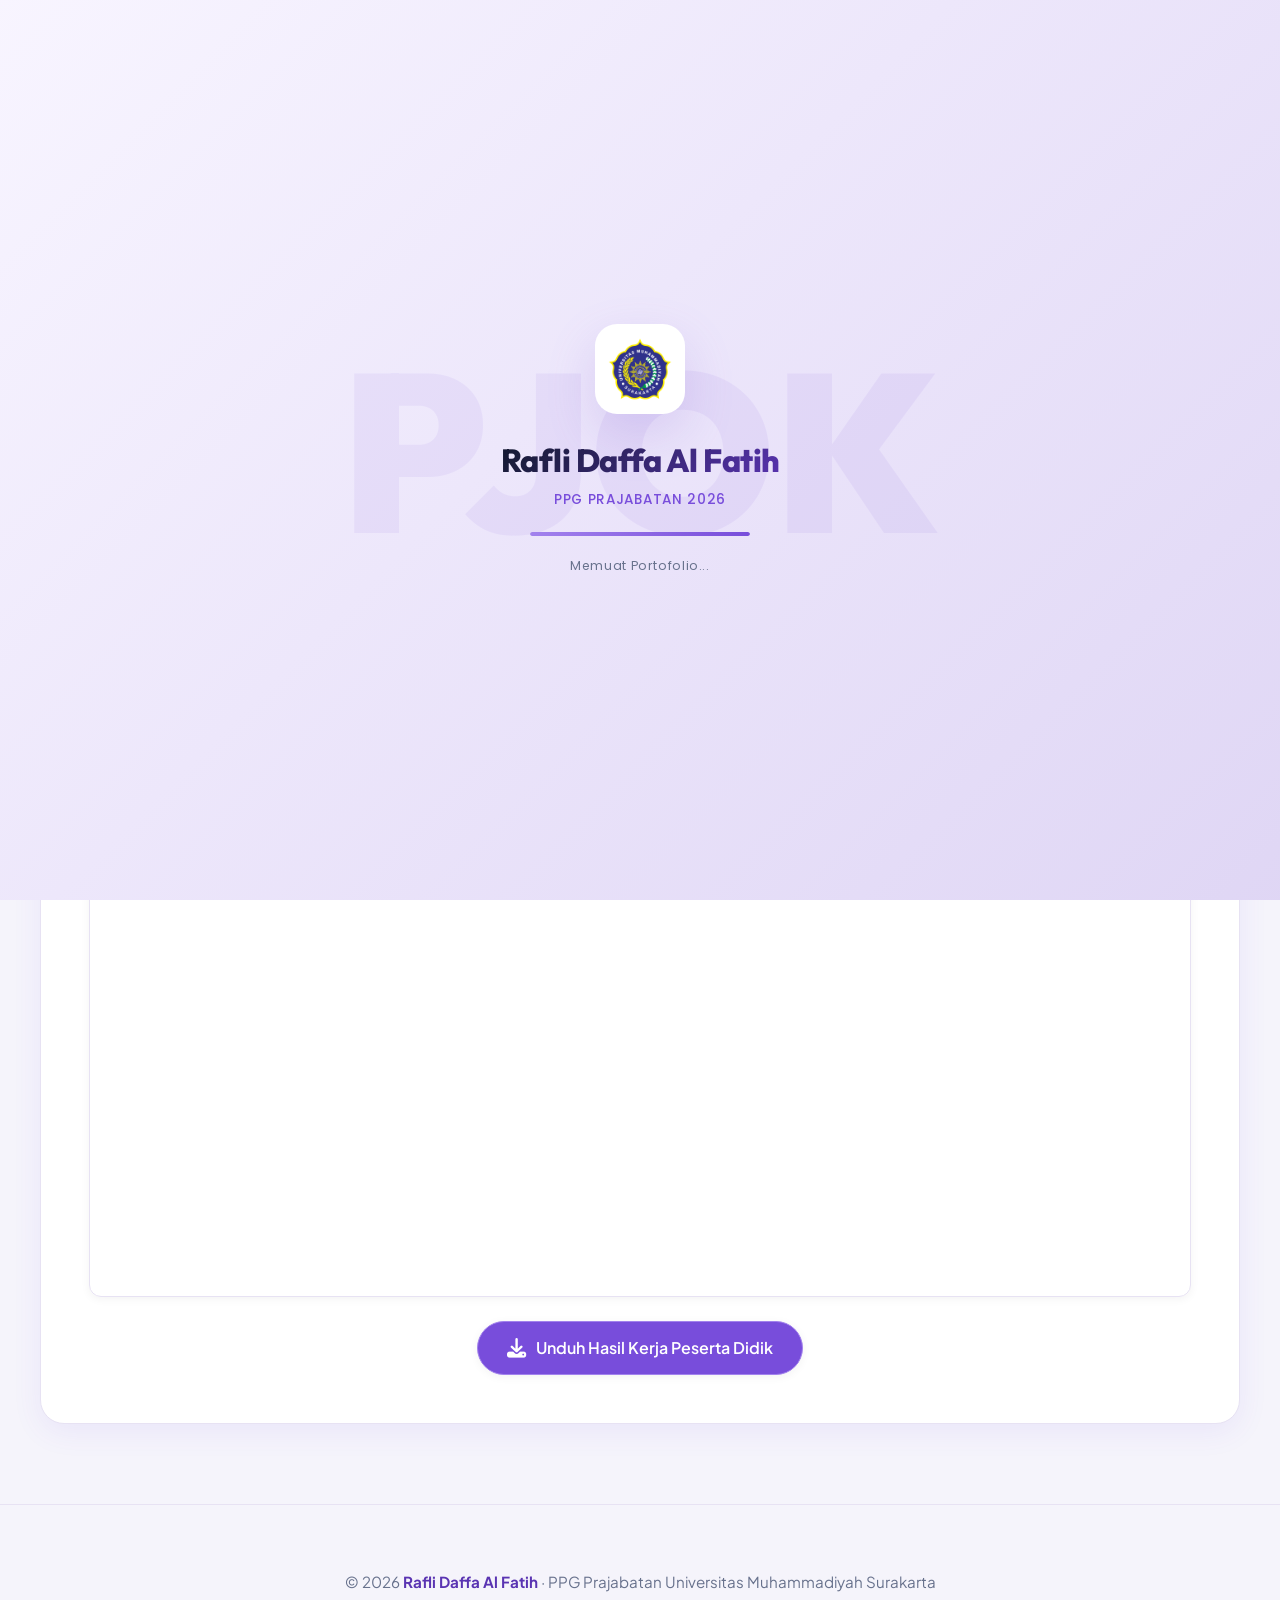
<file: hasil-kerja.html>
<!DOCTYPE html>
<html lang="id">
<head>
  <meta charset="UTF-8" />
  <meta name="viewport" content="width=1200" />
  <title>Hasil Kerja Peserta Didik – Portofolio Rafli Daffa Al Fatih</title>
  <meta name="description" content="Hasil Kerja Peserta Didik untuk melengkapi kebutuhan kelas" />
  <link rel="preconnect" href="https://fonts.googleapis.com" />
  <link rel="preconnect" href="https://fonts.gstatic.com" crossorigin />
  <link href="https://fonts.googleapis.com/css2?family=Poppins:wght@400;500;600;700&family=Outfit:wght@400;500;600;700;800;900&family=Plus+Jakarta+Sans:ital,wght@0,400;0,500;0,600;0,700;1,400&display=swap" rel="stylesheet" />
  <link rel="stylesheet" href="style.css?v=6" />
  <link rel="icon" type="image/png" href="logo-ust.png.jpg" />
  <link rel="stylesheet" href="https://cdnjs.cloudflare.com/ajax/libs/font-awesome/6.5.1/css/all.min.css" />
  <style>
    .detail-section { padding: 9rem 2rem 5rem; min-height: 80vh; background: var(--bg-alt); }
    .back-btn {
      display: inline-flex; align-items: center; gap: 0.5rem;
      color: var(--text-muted); text-decoration: none; font-weight: 600;
      margin-bottom: 2rem; transition: var(--transition);
      background: var(--white); padding: 0.6rem 1.2rem;
      border-radius: 99px; border: 1.5px solid var(--border);
    }
    .back-btn:hover { color: var(--purple); border-color: var(--purple-light); transform: translateY(-2px); }
    .media-container {
      background: var(--white);
      border-radius: var(--radius-lg);
      padding: 3rem;
      box-shadow: var(--shadow-md);
      border: 1px solid var(--border);
    }
    .media-header { margin-bottom: 3rem; border-bottom: 2px solid var(--border); padding-bottom: 2rem; }
    .section-tag {
      display: inline-block; background: var(--purple-soft); color: var(--purple);
      border: 1px solid var(--border); padding: 0.28rem 1rem; border-radius: 99px;
      font-size: 0.75rem; font-weight: 700; text-transform: uppercase; margin-bottom: 1rem;
    }
    .media-header h1 { font-family: 'Outfit', sans-serif; font-size: 2.2rem; color: var(--dark); margin-bottom: 1rem; }
    .media-meta { display: flex; gap: 1.5rem; color: var(--text-muted); font-size: 0.9rem; font-weight: 500; }
    
    .siklus-info-box h3 {
      font-family: 'Outfit', sans-serif;
      color: var(--dark);
      font-size: 1.6rem;
      margin-bottom: 0.8rem;
    }
    .siklus-info-box p {
      color: var(--text);
      font-size: 1.05rem;
      line-height: 1.8;
      margin-bottom: 1.5rem;
    }
  </style>
</head>
<body>
  <!-- ══════════════════════════════════════════════
       PRELOADER / INTRO ANIMATION
  ══════════════════════════════════════════════ -->
  <div id="preloader">
    <div class="preloader-inner">
      <div class="preloader-logo">
        <img src="logo-ust.png.jpg" alt="Logo UMS" class="preloader-logo-img" />
      </div>
      <div class="preloader-text">
        <span class="preloader-name">Rafli Daffa Al Fatih</span>
        <span class="preloader-sub">PPG Prajabatan 2026</span>
      </div>
      <div class="preloader-bar-wrap">
        <div class="preloader-bar" id="preloaderBar"></div>
      </div>
      <p class="preloader-hint">Memuat Portofolio...</p>
    </div>
    <div class="preloader-bg-text">PJOK</div>
  </div>

  <div class="page-transition" id="pageTransition"></div>

  <!-- NAVBAR (REUSED) -->
  <nav class="navbar scrolled" id="navbar">
    <div class="nav-container">
      <a href="index.html#home" class="nav-brand">
        <img src="logo-ust.png.jpg" alt="Logo UMS" class="nav-logo-img" onerror="this.style.display='none'; this.nextElementSibling.style.display='flex';" />
        <div class="nav-logo-icon" aria-label="Logo universitas" style="display: none;">🏛️</div>
        <div class="nav-brand-text">
          <span class="nav-univ">Universitas Muhammadiyah Surakarta</span>
          <span class="nav-sub">PPG Prajabatan 2026</span>
        </div>
      </a>
      <ul class="nav-links">
        <li><a href="index.html#home" class="nav-link">Beranda</a></li>
        <li><a href="index.html#profil" class="nav-link">Profil</a></li>
        <li class="nav-dropdown">
          <a href="index.html#artefak" class="nav-link nav-dropdown-toggle">
            Artefak <i class="fa-solid fa-chevron-down nav-dropdown-icon"></i>
          </a>
          <ul class="dropdown-menu">
            <li><a href="perangkat-ajar.html">📋 Modul Ajar</a></li>
            <li><a href="media.html">💻 Media Pembelajaran</a></li>
            <li class="dropdown-submenu">
              <a href="media-pembelajaran.html" style="justify-content: space-between;">
                <span>🔄 Siklus</span>
                <i class="fa-solid fa-chevron-right nav-dropdown-icon" style="font-size: 0.55rem; margin-left: 0.5rem;"></i>
              </a>
              <ul class="submenu-menu">
                <li><a href="media-pembelajaran.html?siklus=1">Siklus 1</a></li>
                <li><a href="media-pembelajaran.html?siklus=2">Siklus 2</a></li>
                <li><a href="media-pembelajaran.html?siklus=3">Siklus 3</a></li>
              </ul>
            </li>
            <li><a href="analisis-refleksi.html">🔍 Analisis & Refleksi</a></li>
            <li><a href="hasil-kerja.html">📝 Hasil Kerja</a></li>
            <li class="dropdown-submenu">
              <a href="penilaian.html" style="justify-content: space-between;">
                <span>⭐ Penilaian</span>
                <i class="fa-solid fa-chevron-right nav-dropdown-icon" style="font-size: 0.55rem; margin-left: 0.5rem;"></i>
              </a>
              <ul class="submenu-menu">
                <li><a href="penilaian.html?siklus=1">Penilaian Siklus 1</a></li>
                <li><a href="penilaian.html?siklus=2">Penilaian Siklus 2</a></li>
                <li><a href="penilaian.html?siklus=3">Penilaian Siklus 3</a></li>
              </ul>
            </li>
            <li class="dropdown-submenu">
              <a href="dokumentasi.html" style="justify-content: space-between;">
                <span>🎬 Dokumentasi</span>
                <i class="fa-solid fa-chevron-right nav-dropdown-icon" style="font-size: 0.55rem; margin-left: 0.5rem;"></i>
              </a>
              <ul class="submenu-menu">
                <li><a href="dokumentasi.html?siklus=1">Dokumentasi Siklus 1</a></li>
                <li><a href="dokumentasi.html?siklus=2">Dokumentasi Siklus 2</a></li>
                <li><a href="dokumentasi.html?siklus=3">Dokumentasi Siklus 3</a></li>
                <li><a href="dokumentasi.html?siklus=video">Video Mengajar</a></li>
              </ul>
            </li>
          </ul>
        </li>
        <li><a href="index.html#kontak" class="btn-hubungi">Hubungi Saya</a></li>
      </ul>
    </div>
  </nav>

  <main class="detail-section page-enter">
    <div class="container">
      <a href="index.html#artefak" class="back-btn">← Kembali ke Artefak</a>
      
      <div class="media-container">
        <div class="media-header">
          <span class="section-tag">Hasil Kerja</span>
          <h1>Hasil Kerja Peserta Didik</h1>
          <div class="media-meta">
            <span>📅 2026</span>
            <span>📂 Hasil Kerja</span>
          </div>
        </div>

        <div class="media-content">
          <p style="color: var(--text); font-size: 1.1rem; line-height: 1.8; margin-bottom: 2.5rem;">
            Kumpulan artefak hasil pekerjaan peserta didik yang menunjukkan capaian kompetensi pembelajaran.
          </p>

          <div class="siklus-info-box">
            <h3>Penilaian Peserta Didik</h3>
            <p>Dokumen hasil pekerjaan atau Lembar Kerja Peserta Didik (LKPD) yang diselesaikan oleh siswa.</p>
            <div style="text-align: center; margin-top: 2rem;">
              <!-- Preview PDF -->
              <div style="margin-bottom: 1.5rem; border: 1px solid var(--border); border-radius: 12px; overflow: hidden; box-shadow: var(--shadow-sm);">
                <iframe src="hasil-kerja-siklus-1.pdf" width="100%" height="600px" style="border: none;">
                  <p>Browser Anda tidak mendukung iframe. Anda dapat <a href="hasil-kerja-siklus-1.pdf">mengunduh file PDF ini</a>.</p>
                </iframe>
              </div>

              <!-- Tombol Unduh PDF -->
              <div>
                <a href="hasil-kerja-siklus-1.pdf" download="hasil-kerja-siklus-1.pdf" style="display: inline-flex; align-items: center; gap: 0.6rem; background: var(--purple); color: var(--white); font-weight: 600; padding: 0.8rem 1.8rem; border-radius: 99px; text-decoration: none; box-shadow: var(--shadow-sm); border: 1.5px solid var(--purple-light); transition: var(--transition);" onmouseover="this.style.transform='translateY(-2px)'; this.style.background='var(--purple-dark)';" onmouseout="this.style.transform='none'; this.style.background='var(--purple)';">
                  <i class="fa-solid fa-download" style="font-size: 1.2rem;"></i> Unduh Hasil Kerja Peserta Didik
                </a>
              </div>
            </div>
          </div>
        </div>
      </div>
    </div>
  </main>

  <footer class="footer">
    <div class="container footer-inner">
      <p>© 2026 <strong>Rafli Daffa Al Fatih</strong> · PPG Prajabatan Universitas Muhammadiyah Surakarta</p>
    </div>
  </footer>
  <script src="script.js"></script>
</body>
</html>
</file>
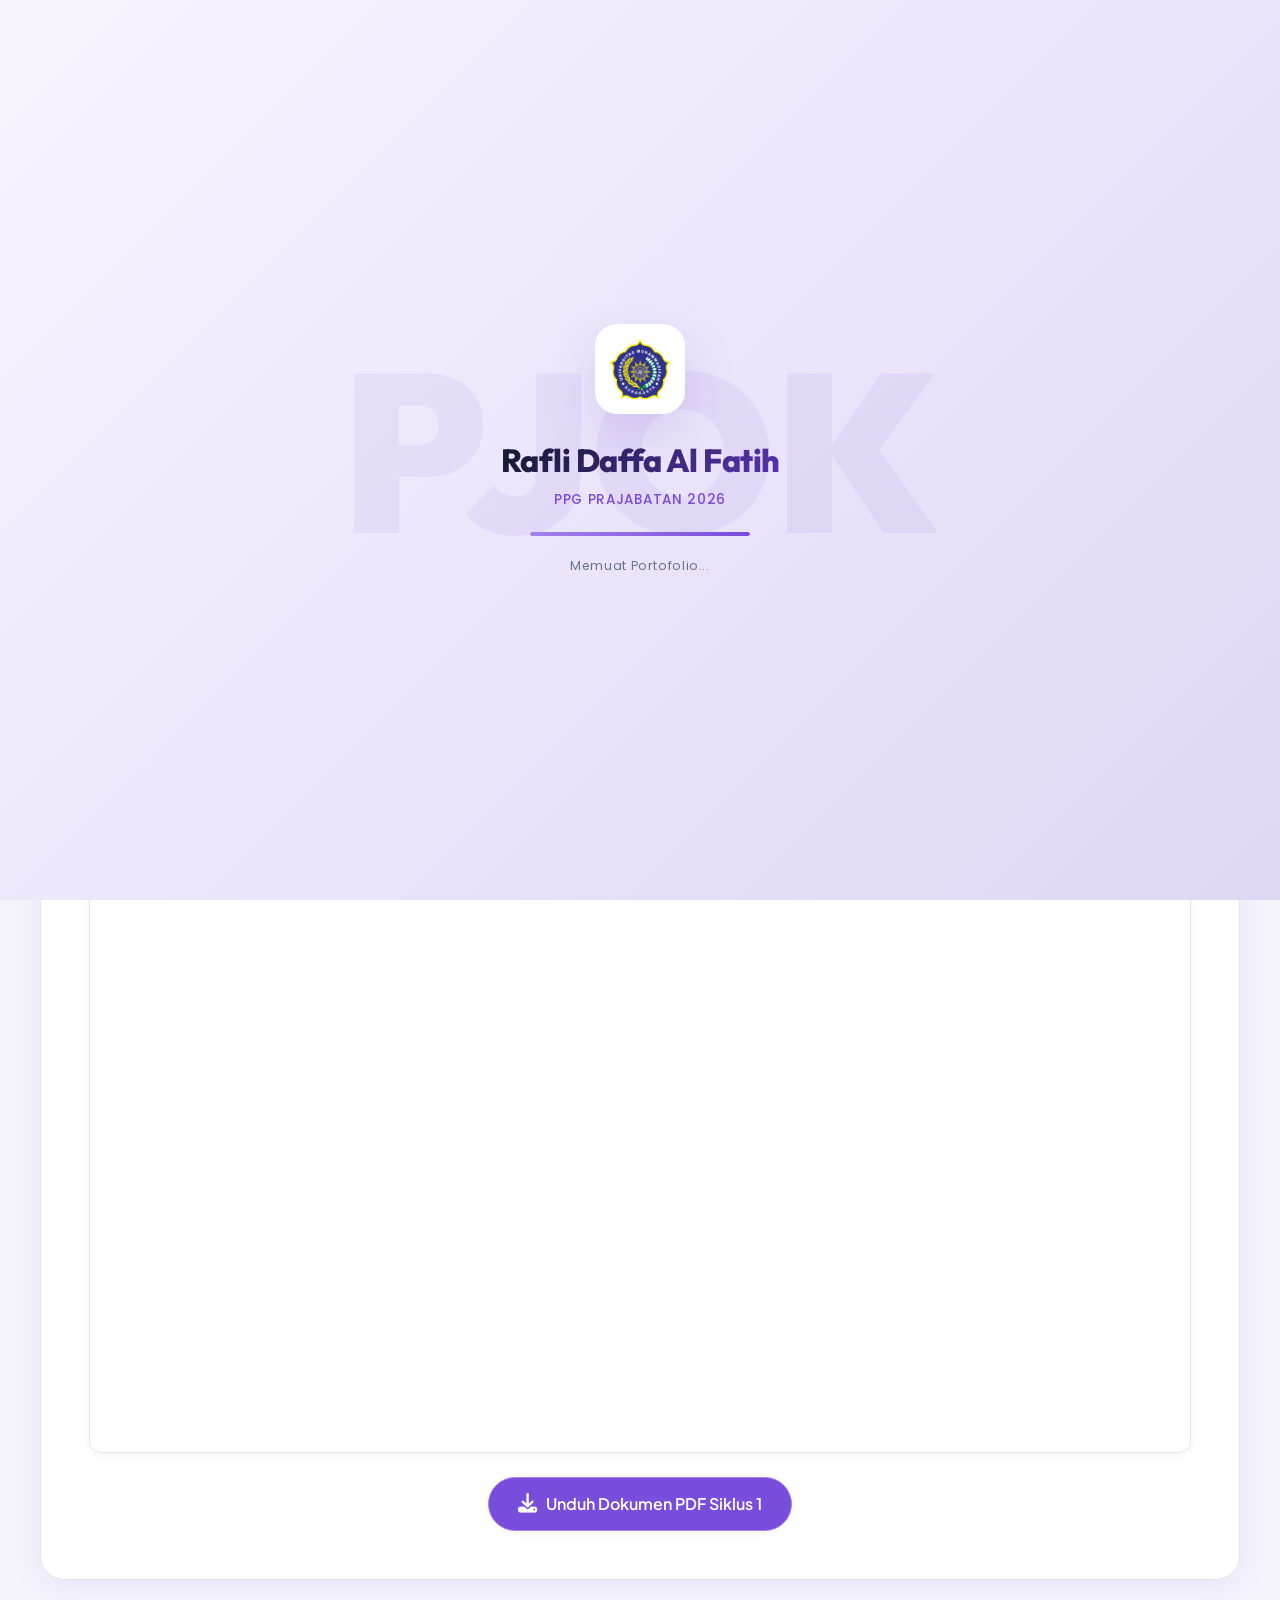
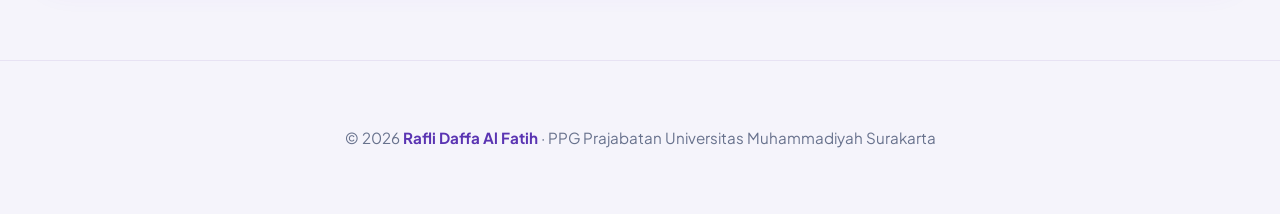
<file: media-pembelajaran.html>
<!DOCTYPE html>
<html lang="id">

<head>
  <meta charset="UTF-8" />
  <meta name="viewport" content="width=1200" />
  <title>Siklus Pembelajaran – Portofolio Rafli Daffa Al Fatih</title>
  <meta name="description" content="Siklus Pembelajaran untuk melengkapi kebutuhan kelas" />
  <link rel="preconnect" href="https://fonts.googleapis.com" />
  <link rel="preconnect" href="https://fonts.gstatic.com" crossorigin />
  <link
    href="https://fonts.googleapis.com/css2?family=Poppins:wght@400;500;600;700&family=Outfit:wght@400;500;600;700;800;900&family=Plus+Jakarta+Sans:ital,wght@0,400;0,500;0,600;0,700;1,400&display=swap"
    rel="stylesheet" />
  <link rel="stylesheet" href="style.css?v=6" />
  <link rel="icon" type="image/png" href="logo-ust.png.jpg" />
  <link rel="stylesheet" href="https://cdnjs.cloudflare.com/ajax/libs/font-awesome/6.5.1/css/all.min.css" />
  <style>
    .detail-section {
      padding: 9rem 2rem 5rem;
      min-height: 80vh;
      background: var(--bg-alt);
    }

    .back-btn {
      display: inline-flex;
      align-items: center;
      gap: 0.5rem;
      color: var(--text-muted);
      text-decoration: none;
      font-weight: 600;
      margin-bottom: 2rem;
      transition: var(--transition);
      background: var(--white);
      padding: 0.6rem 1.2rem;
      border-radius: 99px;
      border: 1.5px solid var(--border);
    }

    .back-btn:hover {
      color: var(--purple);
      border-color: var(--purple-light);
      transform: translateY(-2px);
    }

    .media-container {
      background: var(--white);
      border-radius: var(--radius-lg);
      padding: 3rem;
      box-shadow: var(--shadow-md);
      border: 1px solid var(--border);
    }

    .media-header {
      margin-bottom: 3rem;
      border-bottom: 2px solid var(--border);
      padding-bottom: 2rem;
    }

    .section-tag {
      display: inline-block;
      background: var(--purple-soft);
      color: var(--purple);
      border: 1px solid var(--border);
      padding: 0.28rem 1rem;
      border-radius: 99px;
      font-size: 0.75rem;
      font-weight: 700;
      text-transform: uppercase;
      margin-bottom: 1rem;
    }

    .media-header h1 {
      font-family: 'Outfit', sans-serif;
      font-size: 2.2rem;
      color: var(--dark);
      margin-bottom: 1rem;
    }

    .media-meta {
      display: flex;
      gap: 1.5rem;
      color: var(--text-muted);
      font-size: 0.9rem;
      font-weight: 500;
    }

    .preview-box {
      background: var(--purple-bg);
      border: 2px dashed var(--purple-light);
      border-radius: var(--radius-lg);
      padding: 5rem 2rem;
      text-align: center;
      display: flex;
      flex-direction: column;
      align-items: center;
      justify-content: center;
      margin-top: 2rem;
    }

    .preview-icon {
      font-size: 4rem;
      margin-bottom: 1.5rem;
      color: var(--purple);
      animation: pulse 3s infinite alternate;
    }

    .preview-box h3 {
      font-family: 'Outfit', sans-serif;
      color: var(--dark);
      font-size: 1.8rem;
      margin-bottom: 0.8rem;
    }

    .preview-box p {
      color: var(--text-muted);
      font-size: 1.05rem;
      max-width: 600px;
      margin-bottom: 1rem;
    }

    .preview-box small {
      display: inline-block;
      background: var(--white);
      padding: 0.4rem 1rem;
      border-radius: 99px;
      color: var(--purple-dark);
      font-weight: 600;
      border: 1px solid var(--border);
    }

    @keyframes pulse {
      0% {
        transform: scale(1);
        opacity: 0.8;
      }

      100% {
        transform: scale(1.1);
        opacity: 1;
      }
    }

    /* Siklus Tabs Styles */
    .siklus-tabs-nav {
      display: flex;
      gap: 1.5rem;
      margin-bottom: 2.5rem;
      border-bottom: 2px solid var(--border);
      padding-bottom: 0px;
    }

    .siklus-tab-btn {
      background: none;
      border: none;
      border-bottom: 3px solid transparent;
      padding: 0.8rem 1.5rem;
      font-family: 'Outfit', sans-serif;
      font-size: 1.1rem;
      font-weight: 700;
      color: var(--text-muted);
      cursor: pointer;
      transition: var(--transition);
      position: relative;
      border-radius: 0;
    }

    .siklus-tab-btn:hover {
      color: var(--purple);
    }

    .siklus-tab-btn.active {
      color: var(--purple);
      border-bottom-color: var(--purple);
    }

    .siklus-tab-btn::after {
      content: '';
      position: absolute;
      bottom: -3px;
      left: 0;
      width: 0;
      height: 3px;
      background: var(--purple);
      transition: var(--transition);
    }

    .siklus-tab-btn.active::after {
      width: 100%;
    }

    .siklus-tab-panel {
      display: none;
      animation: pageEnter 0.5s ease forwards;
    }

    .siklus-tab-panel.active {
      display: block;
    }

    .siklus-info-box h3 {
      font-family: 'Outfit', sans-serif;
      color: var(--dark);
      font-size: 1.6rem;
      margin-bottom: 0.8rem;
    }

    .siklus-info-box p {
      color: var(--text);
      font-size: 1.05rem;
      line-height: 1.8;
      margin-bottom: 1.5rem;
    }
  </style>
</head>

<body>
  <!-- ══════════════════════════════════════════════
       PRELOADER / INTRO ANIMATION
  ══════════════════════════════════════════════ -->
  <div id="preloader">
    <div class="preloader-inner">
      <div class="preloader-logo">
        <img src="logo-ust.png.jpg" alt="Logo UMS" class="preloader-logo-img" />
      </div>
      <div class="preloader-text">
        <span class="preloader-name">Rafli Daffa Al Fatih</span>
        <span class="preloader-sub">PPG Prajabatan 2026</span>
      </div>
      <div class="preloader-bar-wrap">
        <div class="preloader-bar" id="preloaderBar"></div>
      </div>
      <p class="preloader-hint">Memuat Portofolio...</p>
    </div>
    <div class="preloader-bg-text">PJOK</div>
  </div>

  <div class="page-transition" id="pageTransition"></div>

  <!-- NAVBAR (REUSED) -->
  <nav class="navbar scrolled" id="navbar">
    <div class="nav-container">
      <a href="index.html#home" class="nav-brand">
        <img src="logo-ust.png.jpg" alt="Logo UMS" class="nav-logo-img"
          onerror="this.style.display='none'; this.nextElementSibling.style.display='flex';" />
        <div class="nav-logo-icon" aria-label="Logo universitas" style="display: none;">🏛️</div>
        <div class="nav-brand-text">
          <span class="nav-univ">Universitas Muhammadiyah Surakarta</span>
          <span class="nav-sub">PPG Prajabatan 2026</span>
        </div>
      </a>
      <ul class="nav-links">
        <li><a href="index.html#home" class="nav-link">Beranda</a></li>
        <li><a href="index.html#profil" class="nav-link">Profil</a></li>
        <li class="nav-dropdown">
          <a href="index.html#artefak" class="nav-link nav-dropdown-toggle">
            Artefak <i class="fa-solid fa-chevron-down nav-dropdown-icon"></i>
          </a>
          <ul class="dropdown-menu">
            <li><a href="perangkat-ajar.html">📋 Modul Ajar</a></li>
            <li><a href="media.html">💻 Media Pembelajaran</a></li>
            <li class="dropdown-submenu">
              <a href="media-pembelajaran.html" style="justify-content: space-between;">
                <span>🔄 Siklus</span>
                <i class="fa-solid fa-chevron-right nav-dropdown-icon"
                  style="font-size: 0.55rem; margin-left: 0.5rem;"></i>
              </a>
              <ul class="submenu-menu">
                <li><a href="media-pembelajaran.html?siklus=1">Siklus 1</a></li>
                <li><a href="media-pembelajaran.html?siklus=2">Siklus 2</a></li>
                <li><a href="media-pembelajaran.html?siklus=3">Siklus 3</a></li>
              </ul>
            </li>
            <li><a href="analisis-refleksi.html">🔍 Analisis & Refleksi</a></li>
            <li><a href="hasil-kerja.html">📝 Hasil Kerja</a></li>
            <li class="dropdown-submenu">
              <a href="penilaian.html" style="justify-content: space-between;">
                <span>⭐ Penilaian</span>
                <i class="fa-solid fa-chevron-right nav-dropdown-icon"
                  style="font-size: 0.55rem; margin-left: 0.5rem;"></i>
              </a>
              <ul class="submenu-menu">
                <li><a href="penilaian.html?siklus=1">Penilaian Siklus 1</a></li>
                <li><a href="penilaian.html?siklus=2">Penilaian Siklus 2</a></li>
                <li><a href="penilaian.html?siklus=3">Penilaian Siklus 3</a></li>
              </ul>
            </li>
            <li class="dropdown-submenu">
              <a href="dokumentasi.html" style="justify-content: space-between;">
                <span>🎬 Dokumentasi</span>
                <i class="fa-solid fa-chevron-right nav-dropdown-icon"
                  style="font-size: 0.55rem; margin-left: 0.5rem;"></i>
              </a>
              <ul class="submenu-menu">
                <li><a href="dokumentasi.html?siklus=1">Dokumentasi Siklus 1</a></li>
                <li><a href="dokumentasi.html?siklus=2">Dokumentasi Siklus 2</a></li>
                <li><a href="dokumentasi.html?siklus=3">Dokumentasi Siklus 3</a></li>
                <li><a href="dokumentasi.html?siklus=video">Video Mengajar</a></li>
              </ul>
            </li>
          </ul>
        </li>
        <li><a href="index.html#kontak" class="btn-hubungi">Hubungi Saya</a></li>
      </ul>
    </div>
  </nav>

  <main class="detail-section page-enter">
    <div class="container">
      <a href="index.html#artefak" class="back-btn">← Kembali ke Artefak</a>

      <div class="media-container">
        <div class="media-header">
          <span class="section-tag">Siklus Pembelajaran</span>
          <h1>Siklus Pembelajaran Interaktif</h1>
          <div class="media-meta">
            <span>📅 2026</span>
            <span>📂 Siklus</span>

          </div>
        </div>

        <div class="media-content">
          <p style="color: var(--text); font-size: 1.1rem; line-height: 1.8; margin-bottom: 2.5rem;">
            Dokumentasi dan rancangan siklus pembelajaran yang dilaksanakan untuk mengoptimalkan proses belajar mengajar
            serta meningkatkan hasil belajar peserta didik secara berkelanjutan.
          </p>

          <!-- Tab Navigation for Cycles -->
          <div class="siklus-tabs-nav">
            <button class="siklus-tab-btn active" data-siklus="1">SIKLUS 1</button>
            <button class="siklus-tab-btn" data-siklus="2">SIKLUS 2</button>
            <button class="siklus-tab-btn" data-siklus="3">SIKLUS 3</button>
          </div>

          <!-- Tab Contents for Cycles -->
          <div class="siklus-tab-panels">
            <!-- Panel Siklus 1 -->
            <div class="siklus-tab-panel active" id="panel-siklus-1">
              <div class="siklus-info-box">
                <h3>Refleksi dan Evaluasi Siklus 1</h3>
                <p>Hasil refleksi pembelajaran pada siklus pertama dengan fokus pada 3 Passing dalam permainan Bola
                  Basket, serta praktik langsung Chest Pass, Bounce Pass, dan Overhead Pass.</p>
                <div style="text-align: center; margin-top: 2rem;">
                  <!-- Preview PDF -->
                  <div
                    style="margin-bottom: 1.5rem; border: 1px solid var(--border); border-radius: 12px; overflow: hidden; box-shadow: var(--shadow-sm);">
                    <iframe src="dokumen-siklus-1.pdf" width="100%" height="600px" style="border: none;">
                      <p>Browser Anda tidak mendukung iframe. Anda dapat <a href="dokumen-siklus-1.pdf">mengunduh file
                          PDF ini</a>.</p>
                    </iframe>
                  </div>

                  <!-- Tombol Unduh PDF -->
                  <div>
                    <a href="dokumen-siklus-1.pdf" download="dokumen-siklus-1.pdf"
                      style="display: inline-flex; align-items: center; gap: 0.6rem; background: var(--purple); color: var(--white); font-weight: 600; padding: 0.8rem 1.8rem; border-radius: 99px; text-decoration: none; box-shadow: var(--shadow-sm); border: 1.5px solid var(--purple-light); transition: var(--transition);"
                      onmouseover="this.style.transform='translateY(-2px)'; this.style.background='var(--purple-dark)';"
                      onmouseout="this.style.transform='none'; this.style.background='var(--purple)';">
                      <i class="fa-solid fa-download" style="font-size: 1.2rem;"></i> Unduh Dokumen PDF Siklus 1
                    </a>
                  </div>
                </div>
              </div>
            </div>

            <!-- Panel Siklus 2 -->
            <div class="siklus-tab-panel" id="panel-siklus-2">
              <div class="siklus-info-box">
                <h3>Refleksi dan Evaluasi Siklus 2</h3>
                <p>Hasil refleksi pembelajaran pada siklus kedua dengan fokus pada Dribbling dalam permainan Bola
                  Basket, serta praktik langsung Dribbling ditempat dan Dribbling berpindah tempat.</p>
                <div style="text-align: center; margin-top: 2rem;">
                  <!-- Preview PDF -->
                  <div
                    style="margin-bottom: 1.5rem; border: 1px solid var(--border); border-radius: 12px; overflow: hidden; box-shadow: var(--shadow-sm);">
                    <iframe src="dokumen-siklus-2.pdf" width="100%" height="600px" style="border: none;">
                      <p>Browser Anda tidak mendukung iframe. Anda dapat <a href="dokumen-siklus-2.pdf">mengunduh file
                          PDF ini</a>.</p>
                    </iframe>
                  </div>

                  <!-- Tombol Unduh PDF -->
                  <div>
                    <a href="dokumen-siklus-2.pdf" download="dokumen-siklus-2.pdf"
                      style="display: inline-flex; align-items: center; gap: 0.6rem; background: var(--purple); color: var(--white); font-weight: 600; padding: 0.8rem 1.8rem; border-radius: 99px; text-decoration: none; box-shadow: var(--shadow-sm); border: 1.5px solid var(--purple-light); transition: var(--transition);"
                      onmouseover="this.style.transform='translateY(-2px)'; this.style.background='var(--purple-dark)';"
                      onmouseout="this.style.transform='none'; this.style.background='var(--purple)';">
                      <i class="fa-solid fa-download" style="font-size: 1.2rem;"></i> Unduh Dokumen PDF Siklus 2
                    </a>
                  </div>
                </div>
              </div>
            </div>

            <!-- Panel Siklus 3 -->
            <div class="siklus-tab-panel" id="panel-siklus-3">
              <div class="siklus-info-box">
                <h3>Refleksi dan Evaluasi Siklus 3</h3>
                <p>Hasil refleksi pembelajaran pada siklus ketiga dengan fokus pada Finishing atau Shooting dalam
                  permainan Bola Basket, serta praktik langsung Shooting jarak dekat maupun jauh.</p>
                <div style="text-align: center; margin-top: 2rem;">
                  <!-- Preview PDF -->
                  <div
                    style="margin-bottom: 1.5rem; border: 1px solid var(--border); border-radius: 12px; overflow: hidden; box-shadow: var(--shadow-sm);">
                    <iframe src="dokumen-siklus-3.pdf" width="100%" height="600px" style="border: none;">
                      <p>Browser Anda tidak mendukung iframe. Anda dapat <a href="dokumen-siklus-3.pdf">mengunduh file
                          PDF ini</a>.</p>
                    </iframe>
                  </div>

                  <!-- Tombol Unduh PDF -->
                  <div>
                    <a href="dokumen-siklus-3.pdf" download="dokumen-siklus-3.pdf"
                      style="display: inline-flex; align-items: center; gap: 0.6rem; background: var(--purple); color: var(--white); font-weight: 600; padding: 0.8rem 1.8rem; border-radius: 99px; text-decoration: none; box-shadow: var(--shadow-sm); border: 1.5px solid var(--purple-light); transition: var(--transition);"
                      onmouseover="this.style.transform='translateY(-2px)'; this.style.background='var(--purple-dark)';"
                      onmouseout="this.style.transform='none'; this.style.background='var(--purple)';">
                      <i class="fa-solid fa-download" style="font-size: 1.2rem;"></i> Unduh Dokumen PDF Siklus 3
                    </a>
                  </div>
                </div>
              </div>
            </div>
          </div>
        </div>
      </div>
    </div>
  </main>

  <footer class="footer">
    <div class="container footer-inner">
      <p>© 2026 <strong>Rafli Daffa Al Fatih</strong> · PPG Prajabatan Universitas Muhammadiyah Surakarta</p>
    </div>
  </footer>
  <script src="script.js"></script>
  <script>
    document.addEventListener("DOMContentLoaded", () => {
      const tabs = document.querySelectorAll(".siklus-tab-btn");
      const panels = document.querySelectorAll(".siklus-tab-panel");

      function switchTab(siklusNum) {
        tabs.forEach(tab => {
          if (tab.getAttribute("data-siklus") === siklusNum) {
            tab.classList.add("active");
          } else {
            tab.classList.remove("active");
          }
        });

        panels.forEach(panel => {
          if (panel.getAttribute("id") === `panel-siklus-${siklusNum}`) {
            panel.classList.add("active");
          } else {
            panel.classList.remove("active");
          }
        });
      }

      tabs.forEach(tab => {
        tab.addEventListener("click", () => {
          const siklusNum = tab.getAttribute("data-siklus");
          switchTab(siklusNum);
          // Update URL query parameter without reloading
          const url = new URL(window.location);
          url.searchParams.set("siklus", siklusNum);
          window.history.pushState({}, "", url);
        });
      });

      // Check URL query parameters on load
      const urlParams = new URLSearchParams(window.location.search);
      const siklusParam = urlParams.get("siklus");
      if (siklusParam && ["1", "2", "3"].includes(siklusParam)) {
        switchTab(siklusParam);
      }
    });
  </script>
</body>

</html>
</file>
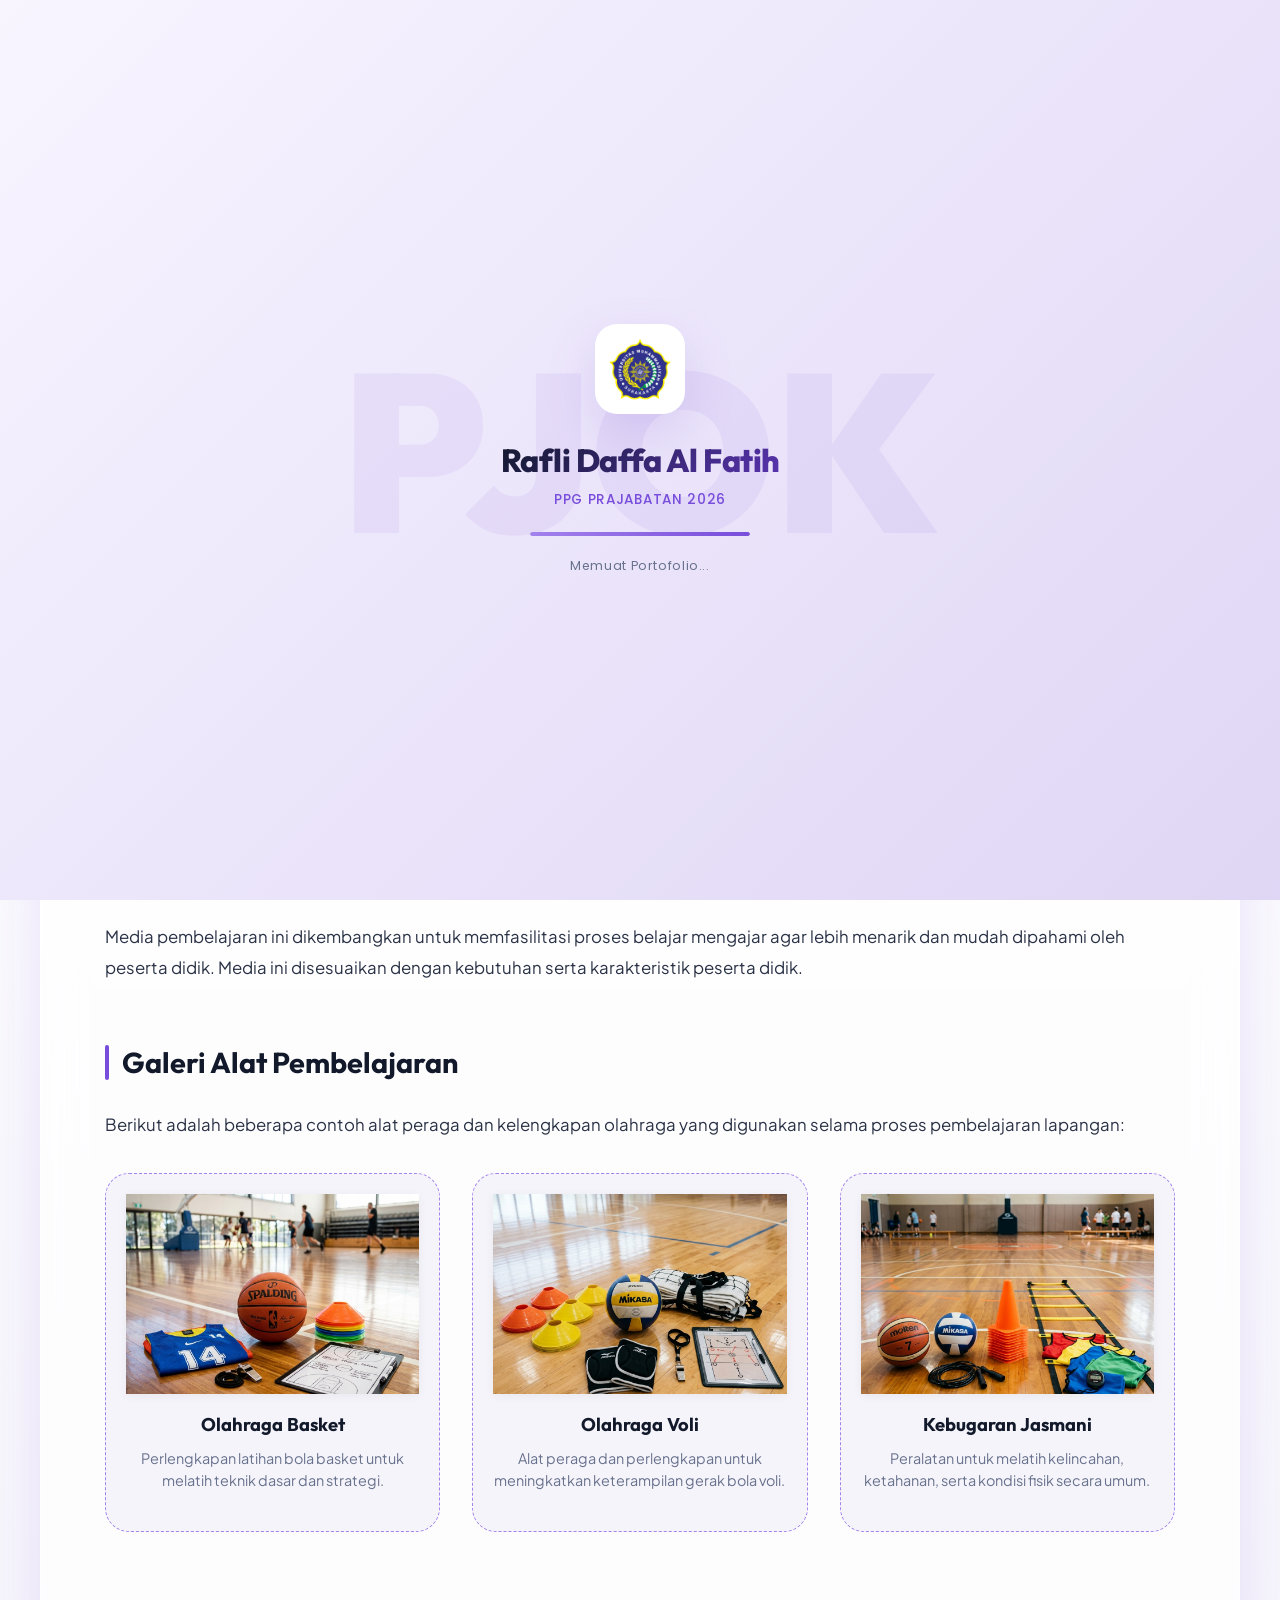
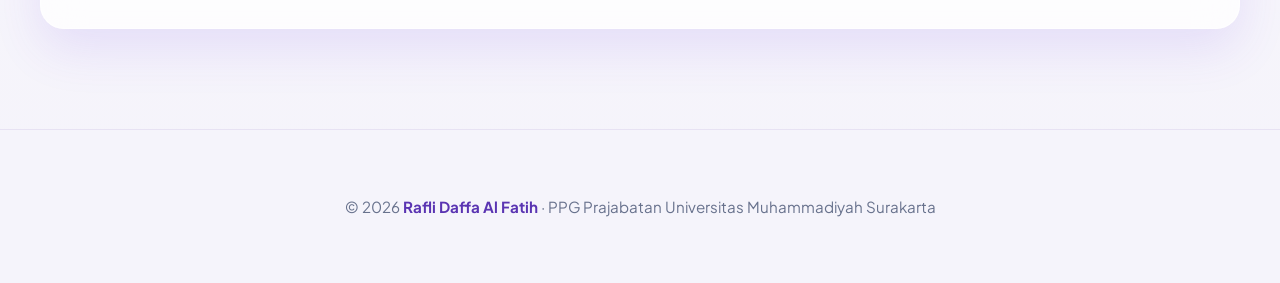
<file: media.html>
<!DOCTYPE html>
<html lang="id">
<head>
  <meta charset="UTF-8" />
  <meta name="viewport" content="width=1200" />
  <title>Media Pembelajaran – PPG Prajabatan 2026</title>
  <link rel="preconnect" href="https://fonts.googleapis.com" />
  <link rel="preconnect" href="https://fonts.gstatic.com" crossorigin />
  <link href="https://fonts.googleapis.com/css2?family=Poppins:wght@400;500;600;700&family=Outfit:wght@400;500;600;700;800;900&family=Plus+Jakarta+Sans:wght@400;500;600;700&display=swap" rel="stylesheet" />
  <link rel="stylesheet" href="style.css?v=5" />
  <link rel="icon" type="image/png" href="logo-ust.png.jpg" />
  <link rel="stylesheet" href="https://cdnjs.cloudflare.com/ajax/libs/font-awesome/6.5.1/css/all.min.css" />
  <style>
    .detail-section {
      padding-top: 130px;
      padding-bottom: 100px;
      background: linear-gradient(180deg, var(--white) 0%, var(--bg-alt) 100%);
      min-height: 100vh;
      position: relative;
    }
    .detail-section::before {
      content: '';
      position: absolute;
      top: 0; left: 0; right: 0; height: 500px;
      background: radial-gradient(circle at top right, hsl(258,70%,90%,0.4) 0%, transparent 70%);
      pointer-events: none;
    }
    .back-btn {
      display: inline-flex;
      align-items: center;
      gap: 0.6rem;
      color: var(--purple-dark);
      text-decoration: none;
      font-weight: 700;
      font-size: 0.9rem;
      margin-bottom: 2.5rem;
      transition: var(--transition);
      background: var(--purple-soft);
      padding: 0.5rem 1.2rem;
      border-radius: 99px;
    }
    .back-btn:hover {
      background: var(--purple);
      color: var(--white);
      transform: translateX(-5px);
    }
    .rpp-container {
      background: var(--glass-bg);
      backdrop-filter: blur(var(--glass-blur));
      -webkit-backdrop-filter: blur(var(--glass-blur));
      border: 1px solid var(--glass-border);
      border-radius: var(--radius-lg);
      padding: 4rem;
      box-shadow: var(--shadow-lg);
      position: relative;
      z-index: 1;
    }
    .rpp-header {
      border-bottom: 1px solid var(--border);
      padding-bottom: 2.5rem;
      margin-bottom: 3rem;
    }
    .rpp-header h1 {
      font-family: 'Outfit', sans-serif;
      font-size: clamp(2rem, 4vw, 3rem);
      font-weight: 800;
      color: var(--dark);
      margin-top: 0.75rem;
      margin-bottom: 1rem;
      line-height: 1.2;
    }
    .rpp-meta {
      display: flex;
      flex-wrap: wrap;
      gap: 2rem;
      color: var(--text-muted);
      font-size: 0.95rem;
      font-weight: 500;
    }
    .rpp-meta span { display: flex; align-items: center; gap: 0.5rem; }
    .rpp-content h2 {
      font-family: 'Outfit', sans-serif;
      font-size: 1.8rem;
      font-weight: 700;
      color: var(--dark);
      margin: 3.5rem 0 1.5rem;
      display: flex;
      align-items: center;
      gap: 0.8rem;
    }
    .rpp-content h2::before {
      content: '';
      width: 4px;
      height: 1.2em;
      background: var(--purple);
      border-radius: 2px;
    }
    .rpp-content p {
      margin-bottom: 1.25rem;
      color: var(--text);
      line-height: 1.8;
      font-size: 1.05rem;
    }
    .info-table {
      width: 100%;
      border-collapse: separate;
      border-spacing: 0;
      margin-bottom: 2.5rem;
      border: 1px solid var(--border);
      border-radius: 12px;
      overflow: hidden;
    }
    .info-table td {
      padding: 1.2rem 1.5rem;
      border-bottom: 1px solid var(--border);
      font-size: 1rem;
    }
    .info-table tr:last-child td { border-bottom: none; }
    .info-table td:first-child {
      background: rgba(258, 80%, 95%, 0.4);
      font-weight: 700;
      color: var(--purple-dark);
      width: 35%;
    }
  </style>
</head>
<body>
  <div id="preloader">
    <div class="preloader-inner">
      <div class="preloader-logo">
        <img src="logo-ust.png.jpg" alt="Logo UMS" class="preloader-logo-img" />
      </div>
      <div class="preloader-text">
        <span class="preloader-name">Rafli Daffa Al Fatih</span>
        <span class="preloader-sub">PPG Prajabatan 2026</span>
      </div>
      <div class="preloader-bar-wrap">
        <div class="preloader-bar" id="preloaderBar"></div>
      </div>
      <p class="preloader-hint">Memuat Portofolio...</p>
    </div>
    <div class="preloader-bg-text">PJOK</div>
  </div>

  <div class="page-transition" id="pageTransition"></div>

  <nav class="navbar scrolled" id="navbar">
    <div class="nav-container">
      <a href="index.html#home" class="nav-brand">
        <img src="logo-ust.png.jpg" alt="Logo UMS" class="nav-logo-img" />
        <div class="nav-brand-text">
          <span class="nav-univ">Universitas Muhammadiyah Surakarta</span>
          <span class="nav-sub">PPG Prajabatan 2026</span>
        </div>
      </a>
      <ul class="nav-links">
        <li><a href="index.html#home" class="nav-link">Beranda</a></li>
        <li><a href="index.html#profil" class="nav-link">Profil</a></li>
        <li class="nav-dropdown">
          <a href="index.html#artefak" class="nav-link nav-dropdown-toggle">
            Artefak <i class="fa-solid fa-chevron-down nav-dropdown-icon"></i>
          </a>
          <ul class="dropdown-menu">
            <li><a href="perangkat-ajar.html">📋 Modul Ajar</a></li>
            <li><a href="media.html">💻 Media Pembelajaran</a></li>
            <li class="dropdown-submenu">
              <a href="media-pembelajaran.html" style="justify-content: space-between;">
                <span>🔄 Siklus</span>
                <i class="fa-solid fa-chevron-right nav-dropdown-icon" style="font-size: 0.55rem; margin-left: 0.5rem;"></i>
              </a>
              <ul class="submenu-menu">
                <li><a href="media-pembelajaran.html?siklus=1">Siklus 1</a></li>
                <li><a href="media-pembelajaran.html?siklus=2">Siklus 2</a></li>
                <li><a href="media-pembelajaran.html?siklus=3">Siklus 3</a></li>
              </ul>
            </li>
            <li><a href="analisis-refleksi.html">🔍 Analisis & Refleksi</a></li>
            <li><a href="hasil-kerja.html">📝 Hasil Kerja</a></li>
<li class="dropdown-submenu">
  <a href="penilaian.html" style="justify-content: space-between;">
    <span>⭐ Penilaian</span>
    <i class="fa-solid fa-chevron-right nav-dropdown-icon" style="font-size: 0.55rem; margin-left: 0.5rem;"></i>
  </a>
  <ul class="submenu-menu">
    <li><a href="penilaian.html?siklus=1">Penilaian Siklus 1</a></li>
    <li><a href="penilaian.html?siklus=2">Penilaian Siklus 2</a></li>
    <li><a href="penilaian.html?siklus=3">Penilaian Siklus 3</a></li>
  </ul>
</li>
            <li class="dropdown-submenu">
              <a href="dokumentasi.html" style="justify-content: space-between;">
                <span>🎬 Dokumentasi</span>
                <i class="fa-solid fa-chevron-right nav-dropdown-icon" style="font-size: 0.55rem; margin-left: 0.5rem;"></i>
              </a>
              <ul class="submenu-menu">
                <li><a href="dokumentasi.html?siklus=1">Dokumentasi Siklus 1</a></li>
                <li><a href="dokumentasi.html?siklus=2">Dokumentasi Siklus 2</a></li>
                <li><a href="dokumentasi.html?siklus=3">Dokumentasi Siklus 3</a></li>
                <li><a href="dokumentasi.html?siklus=video">Video Mengajar</a></li>
              </ul>
            </li>
          </ul>
        </li>
        <li><a href="index.html#kontak" class="btn-hubungi">Hubungi Saya</a></li>
      </ul>
    </div>
  </nav>

  <main class="detail-section page-enter">
    <div class="container">
      <a href="index.html#artefak" class="back-btn">← Kembali ke Artefak</a>
      
      <div class="rpp-container">
        <div class="rpp-header">
          <span class="section-tag">Artefak Pembelajaran</span>
          <h1>Media Pembelajaran</h1>
          <div class="rpp-meta">
            <span>📅 2026</span>
            <span>📂 Media</span>
          </div>
        </div>

        <div class="rpp-content">
          <h2>Informasi Media</h2>
          <table class="info-table">
            <tr>
              <td>Penyusun</td>
              <td>Rafli Daffa Al Fatih</td>
            </tr>
            <tr>
              <td>Jenis Media</td>
              <td>Interaktif & Cetak</td>
            </tr>
            <tr>
              <td>Tujuan</td>
              <td>Meningkatkan efektivitas pembelajaran melalui media yang kreatif</td>
            </tr>
          </table>

          <h2>Deskripsi</h2>
          <p>Media pembelajaran ini dikembangkan untuk memfasilitasi proses belajar mengajar agar lebih menarik dan mudah dipahami oleh peserta didik. Media ini disesuaikan dengan kebutuhan serta karakteristik peserta didik.</p>

          <h2>Galeri Alat Pembelajaran</h2>
          <p>Berikut adalah beberapa contoh alat peraga dan kelengkapan olahraga yang digunakan selama proses pembelajaran lapangan:</p>

          <div style="display: grid; grid-template-columns: repeat(auto-fit, minmax(280px, 1fr)); gap: 2rem; margin: 2rem 0;">
            <!-- Bola Basket -->
            <div style="background: var(--bg-alt); padding: 1.25rem; border-radius: var(--radius-lg); border: 1px dashed var(--purple-light); text-align: center; display: flex; flex-direction: column;">
              <img src="alat-basket.png" alt="Alat Pembelajaran Basket" style="width: 100%; height: 200px; object-fit: cover; border-radius: var(--radius-md); box-shadow: var(--shadow-sm); margin-bottom: 1rem;" />
              <h3 style="font-family: 'Outfit', sans-serif; font-size: 1.15rem; color: var(--dark); margin-bottom: 0.5rem; margin-top: auto;">Olahraga Basket</h3>
              <p style="color: var(--text-muted); font-size: 0.9rem; line-height: 1.5;">Perlengkapan latihan bola basket untuk melatih teknik dasar dan strategi.</p>
            </div>

            <!-- Bola Voli -->
            <div style="background: var(--bg-alt); padding: 1.25rem; border-radius: var(--radius-lg); border: 1px dashed var(--purple-light); text-align: center; display: flex; flex-direction: column;">
              <img src="alat-voli.png" alt="Alat Pembelajaran Voli" style="width: 100%; height: 200px; object-fit: cover; border-radius: var(--radius-md); box-shadow: var(--shadow-sm); margin-bottom: 1rem;" />
              <h3 style="font-family: 'Outfit', sans-serif; font-size: 1.15rem; color: var(--dark); margin-bottom: 0.5rem; margin-top: auto;">Olahraga Voli</h3>
              <p style="color: var(--text-muted); font-size: 0.9rem; line-height: 1.5;">Alat peraga dan perlengkapan untuk meningkatkan keterampilan gerak bola voli.</p>
            </div>

            <!-- Umum / Agility -->
            <div style="background: var(--bg-alt); padding: 1.25rem; border-radius: var(--radius-lg); border: 1px dashed var(--purple-light); text-align: center; display: flex; flex-direction: column;">
              <img src="alat-olahraga.png" alt="Alat Latihan Fisik" style="width: 100%; height: 200px; object-fit: cover; border-radius: var(--radius-md); box-shadow: var(--shadow-sm); margin-bottom: 1rem;" />
              <h3 style="font-family: 'Outfit', sans-serif; font-size: 1.15rem; color: var(--dark); margin-bottom: 0.5rem; margin-top: auto;">Kebugaran Jasmani</h3>
              <p style="color: var(--text-muted); font-size: 0.9rem; line-height: 1.5;">Peralatan untuk melatih kelincahan, ketahanan, serta kondisi fisik secara umum.</p>
            </div>
          </div>

        </div>
      </div>
    </div>
  </main>

  <footer class="footer">
    <div class="container footer-inner">
      <p>© 2026 <strong>Rafli Daffa Al Fatih</strong> · PPG Prajabatan Universitas Muhammadiyah Surakarta</p>
    </div>
  </footer>

  <script src="script.js"></script>
</body>
</html>
</file>
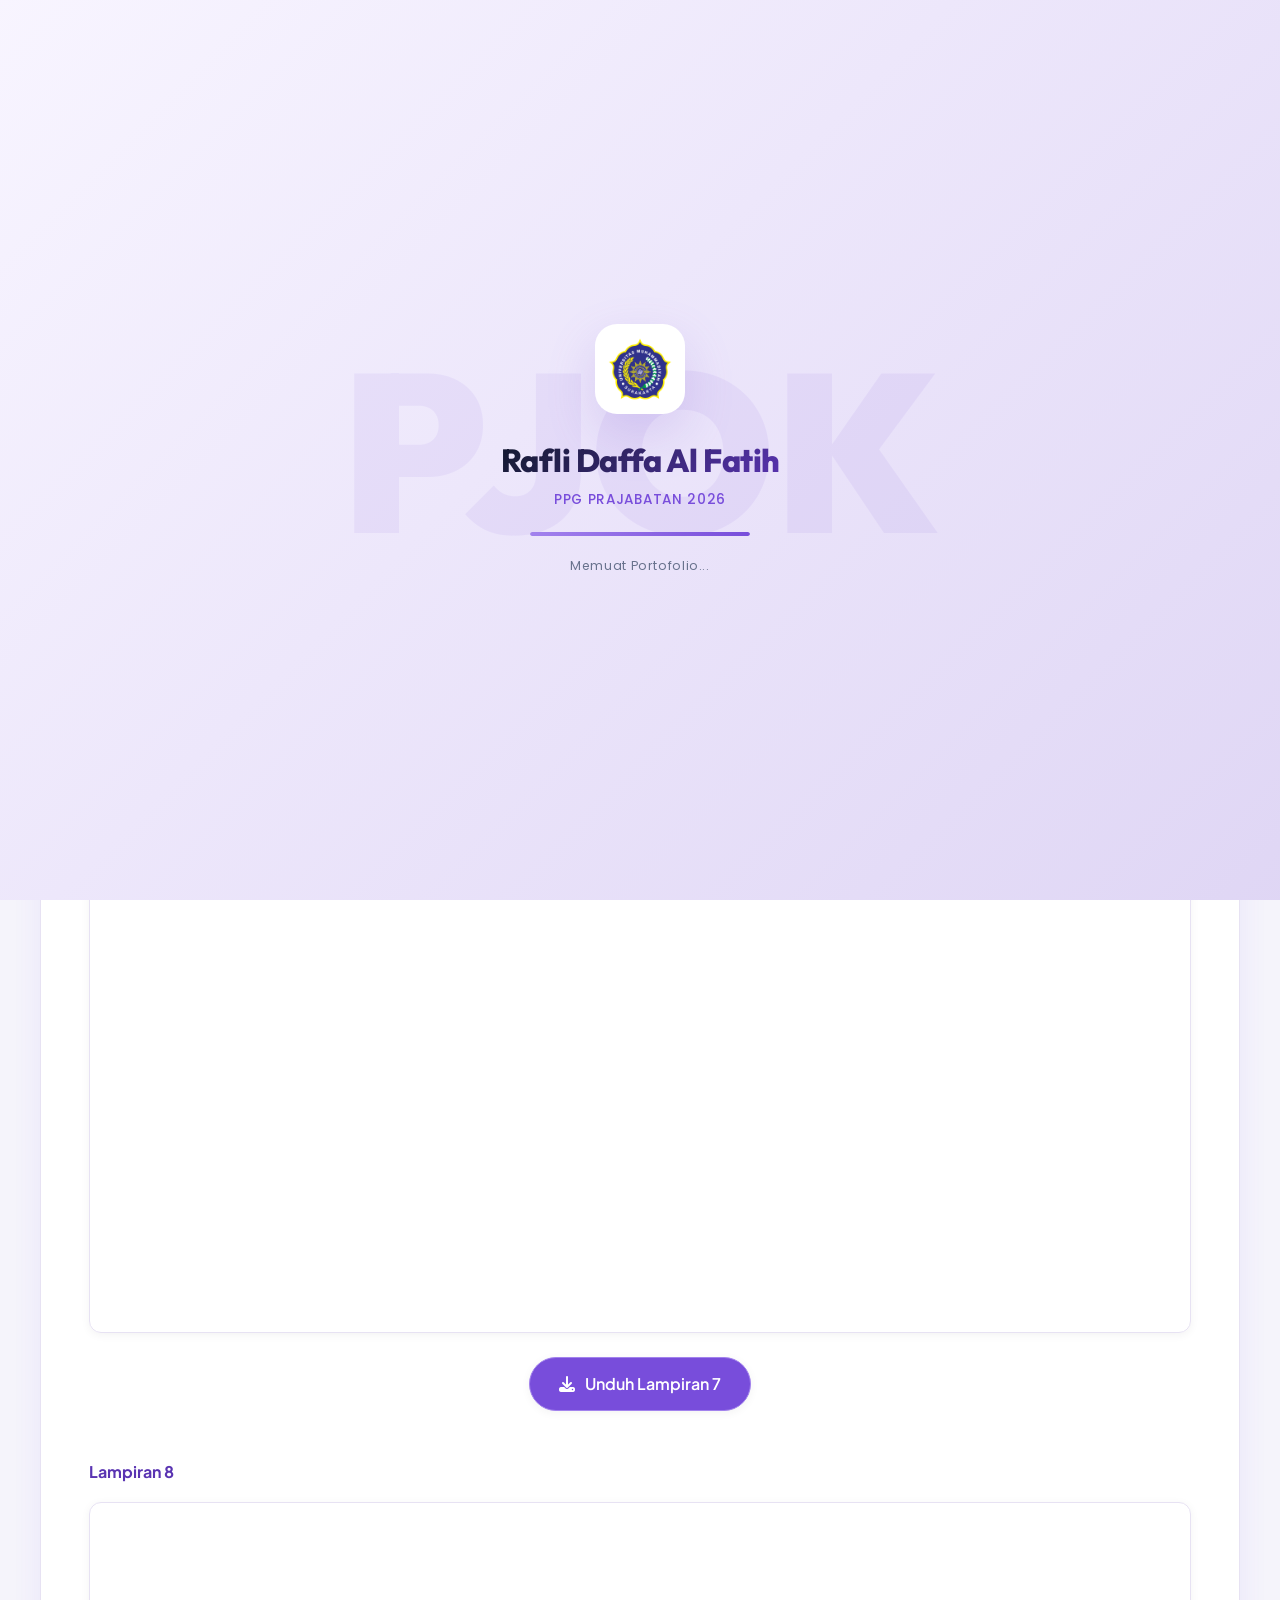
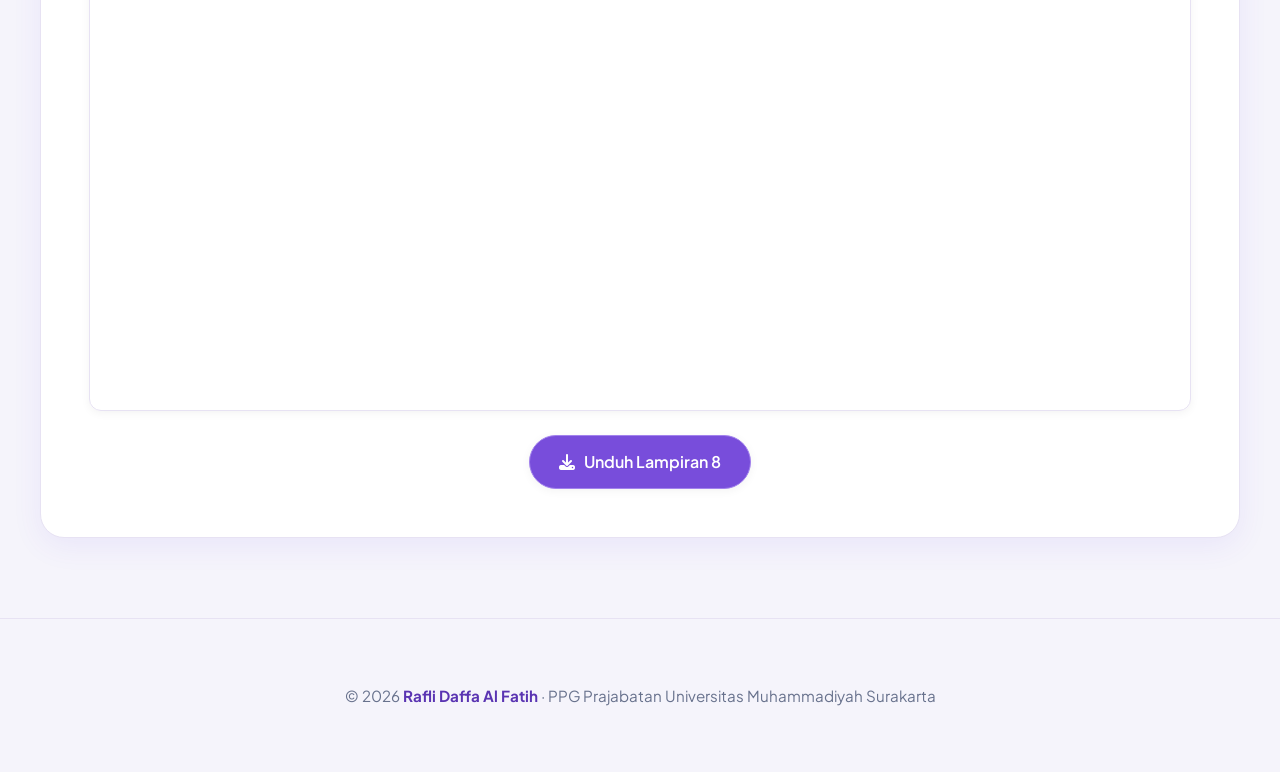
<file: penilaian.html>
<!DOCTYPE html>
<html lang="id">
<head>
  <meta charset="UTF-8" />
  <meta name="viewport" content="width=1200" />
  <title>Penilaian – Portofolio Rafli Daffa Al Fatih</title>
  <meta name="description" content="Penilaian Guru Pamong untuk melengkapi kebutuhan kelas" />
  <link rel="preconnect" href="https://fonts.googleapis.com" />
  <link rel="preconnect" href="https://fonts.gstatic.com" crossorigin />
  <link href="https://fonts.googleapis.com/css2?family=Poppins:wght@400;500;600;700&family=Outfit:wght@400;500;600;700;800;900&family=Plus+Jakarta+Sans:ital,wght@0,400;0,500;0,600;0,700;1,400&display=swap" rel="stylesheet" />
  <link rel="stylesheet" href="style.css?v=6" />
  <link rel="icon" type="image/png" href="logo-ust.png.jpg" />
  <link rel="stylesheet" href="https://cdnjs.cloudflare.com/ajax/libs/font-awesome/6.5.1/css/all.min.css" />
  <style>
    .detail-section { padding: 9rem 2rem 5rem; min-height: 80vh; background: var(--bg-alt); }
    .back-btn {
      display: inline-flex; align-items: center; gap: 0.5rem;
      color: var(--text-muted); text-decoration: none; font-weight: 600;
      margin-bottom: 2rem; transition: var(--transition);
      background: var(--white); padding: 0.6rem 1.2rem;
      border-radius: 99px; border: 1.5px solid var(--border);
    }
    .back-btn:hover { color: var(--purple); border-color: var(--purple-light); transform: translateY(-2px); }
    .media-container {
      background: var(--white);
      border-radius: var(--radius-lg);
      padding: 3rem;
      box-shadow: var(--shadow-md);
      border: 1px solid var(--border);
    }
    .media-header { margin-bottom: 3rem; border-bottom: 2px solid var(--border); padding-bottom: 2rem; }
    .section-tag {
      display: inline-block; background: var(--purple-soft); color: var(--purple);
      border: 1px solid var(--border); padding: 0.28rem 1rem; border-radius: 99px;
      font-size: 0.75rem; font-weight: 700; text-transform: uppercase; margin-bottom: 1rem;
    }
    .media-header h1 { font-family: 'Outfit', sans-serif; font-size: 2.2rem; color: var(--dark); margin-bottom: 1rem; }
    .media-meta { display: flex; gap: 1.5rem; color: var(--text-muted); font-size: 0.9rem; font-weight: 500; }
    
    .preview-box {
      background: var(--purple-bg);
      border: 2px dashed var(--purple-light);
      border-radius: var(--radius-lg);
      padding: 5rem 2rem;
      text-align: center;
      display: flex;
      flex-direction: column;
      align-items: center;
      justify-content: center;
      margin-top: 2rem;
    }
    .preview-icon {
      font-size: 4rem;
      margin-bottom: 1.5rem;
      color: var(--purple);
      animation: pulse 3s infinite alternate;
    }
    .preview-box h3 {
      font-family: 'Outfit', sans-serif;
      color: var(--dark);
      font-size: 1.8rem;
      margin-bottom: 0.8rem;
    }
    .preview-box p {
      color: var(--text-muted);
      font-size: 1.05rem;
      max-width: 600px;
      margin-bottom: 1rem;
    }
    .preview-box small {
      display: inline-block;
      background: var(--white);
      padding: 0.4rem 1rem;
      border-radius: 99px;
      color: var(--purple-dark);
      font-weight: 600;
      border: 1px solid var(--border);
    }
    
    @keyframes pulse {
      0% { transform: scale(1); opacity: 0.8; }
      100% { transform: scale(1.1); opacity: 1; }
    }

    /* Siklus Tabs Styles */
    .siklus-tabs-nav {
      display: flex;
      gap: 1.5rem;
      margin-bottom: 2.5rem;
      border-bottom: 2px solid var(--border);
      padding-bottom: 0px;
    }
    .siklus-tab-btn {
      background: none;
      border: none;
      border-bottom: 3px solid transparent;
      padding: 0.8rem 1.5rem;
      font-family: 'Outfit', sans-serif;
      font-size: 1.1rem;
      font-weight: 700;
      color: var(--text-muted);
      cursor: pointer;
      transition: var(--transition);
      position: relative;
      border-radius: 0;
    }
    .siklus-tab-btn:hover {
      color: var(--purple);
    }
    .siklus-tab-btn.active {
      color: var(--purple);
      border-bottom-color: var(--purple);
    }
    .siklus-tab-btn::after {
      content: '';
      position: absolute;
      bottom: -3px;
      left: 0;
      width: 0;
      height: 3px;
      background: var(--purple);
      transition: var(--transition);
    }
    .siklus-tab-btn.active::after {
      width: 100%;
    }
    .siklus-tab-panel {
      display: none;
      animation: pageEnter 0.5s ease forwards;
    }
    .siklus-tab-panel.active {
      display: block;
    }
    .siklus-info-box h3 {
      font-family: 'Outfit', sans-serif;
      color: var(--dark);
      font-size: 1.6rem;
      margin-bottom: 0.8rem;
    }
    .siklus-info-box p {
      color: var(--text);
      font-size: 1.05rem;
      line-height: 1.8;
      margin-bottom: 1.5rem;
    }
  </style>
</head>
<body>
  <!-- ══════════════════════════════════════════════
       PRELOADER / INTRO ANIMATION
  ══════════════════════════════════════════════ -->
  <div id="preloader">
    <div class="preloader-inner">
      <div class="preloader-logo">
        <img src="logo-ust.png.jpg" alt="Logo UMS" class="preloader-logo-img" />
      </div>
      <div class="preloader-text">
        <span class="preloader-name">Rafli Daffa Al Fatih</span>
        <span class="preloader-sub">PPG Prajabatan 2026</span>
      </div>
      <div class="preloader-bar-wrap">
        <div class="preloader-bar" id="preloaderBar"></div>
      </div>
      <p class="preloader-hint">Memuat Portofolio...</p>
    </div>
    <div class="preloader-bg-text">PJOK</div>
  </div>

  <div class="page-transition" id="pageTransition"></div>

  <!-- NAVBAR (REUSED) -->
  <nav class="navbar scrolled" id="navbar">
    <div class="nav-container">
      <a href="index.html#home" class="nav-brand">
        <img src="logo-ust.png.jpg" alt="Logo UMS" class="nav-logo-img" onerror="this.style.display='none'; this.nextElementSibling.style.display='flex';" />
        <div class="nav-logo-icon" aria-label="Logo universitas" style="display: none;">🏛️</div>
        <div class="nav-brand-text">
          <span class="nav-univ">Universitas Muhammadiyah Surakarta</span>
          <span class="nav-sub">PPG Prajabatan 2026</span>
        </div>
      </a>
      <ul class="nav-links">
        <li><a href="index.html#home" class="nav-link">Beranda</a></li>
        <li><a href="index.html#profil" class="nav-link">Profil</a></li>
        <li class="nav-dropdown">
          <a href="index.html#artefak" class="nav-link nav-dropdown-toggle">
            Artefak <i class="fa-solid fa-chevron-down nav-dropdown-icon"></i>
          </a>
          <ul class="dropdown-menu">
            <li><a href="perangkat-ajar.html">📋 Modul Ajar</a></li>
            <li><a href="media.html">💻 Media Pembelajaran</a></li>
            <li class="dropdown-submenu">
              <a href="media-pembelajaran.html" style="justify-content: space-between;">
                <span>🔄 Siklus</span>
                <i class="fa-solid fa-chevron-right nav-dropdown-icon" style="font-size: 0.55rem; margin-left: 0.5rem;"></i>
              </a>
              <ul class="submenu-menu">
                <li><a href="media-pembelajaran.html?siklus=1">Siklus 1</a></li>
                <li><a href="media-pembelajaran.html?siklus=2">Siklus 2</a></li>
                <li><a href="media-pembelajaran.html?siklus=3">Siklus 3</a></li>
              </ul>
            </li>
            <li><a href="analisis-refleksi.html">🔍 Analisis & Refleksi</a></li>
            <li><a href="hasil-kerja.html">📝 Hasil Kerja</a></li>
<li class="dropdown-submenu">
  <a href="penilaian.html" style="justify-content: space-between;">
    <span>⭐ Penilaian</span>
    <i class="fa-solid fa-chevron-right nav-dropdown-icon" style="font-size: 0.55rem; margin-left: 0.5rem;"></i>
  </a>
  <ul class="submenu-menu">
    <li><a href="penilaian.html?siklus=1">Penilaian Siklus 1</a></li>
    <li><a href="penilaian.html?siklus=2">Penilaian Siklus 2</a></li>
    <li><a href="penilaian.html?siklus=3">Penilaian Siklus 3</a></li>
  </ul>
</li>
            <li class="dropdown-submenu">
              <a href="dokumentasi.html" style="justify-content: space-between;">
                <span>🎬 Dokumentasi</span>
                <i class="fa-solid fa-chevron-right nav-dropdown-icon" style="font-size: 0.55rem; margin-left: 0.5rem;"></i>
              </a>
              <ul class="submenu-menu">
                <li><a href="dokumentasi.html?siklus=1">Dokumentasi Siklus 1</a></li>
                <li><a href="dokumentasi.html?siklus=2">Dokumentasi Siklus 2</a></li>
                <li><a href="dokumentasi.html?siklus=3">Dokumentasi Siklus 3</a></li>
                <li><a href="dokumentasi.html?siklus=video">Video Mengajar</a></li>
              </ul>
            </li>
          </ul>
        </li>
        <li><a href="index.html#kontak" class="btn-hubungi">Hubungi Saya</a></li>
      </ul>
    </div>
  </nav>

  <main class="detail-section page-enter">
    <div class="container">
      <a href="index.html#artefak" class="back-btn">← Kembali ke Artefak</a>
      
      <div class="media-container">
        <div class="media-header">
          <span class="section-tag">Penilaian</span>
          <h1>Penilaian Guru Pamong</h1>
          <div class="media-meta">
            <span>📅 2026</span>
            <span>📂 Penilaian</span>

          </div>
        </div>

        <div class="media-content">
          <p style="color: var(--text); font-size: 1.1rem; line-height: 1.8; margin-bottom: 2.5rem;">
            Lembar refleksi dan penilaian kinerja dari Guru Pamong selama praktik lapangan.
          </p>

          <!-- Tab Navigation for Cycles -->
          <div class="siklus-tabs-nav">
            <button class="siklus-tab-btn active" data-siklus="1">SIKLUS 1</button>
            <button class="siklus-tab-btn" data-siklus="2">SIKLUS 2</button>
            <button class="siklus-tab-btn" data-siklus="3">SIKLUS 3</button>
          </div>

          <!-- Tab Contents for Cycles -->
          <div class="siklus-tab-panels">
            <!-- Panel Siklus 1 -->
            <div class="siklus-tab-panel active" id="panel-siklus-1">
              <div class="siklus-info-box">
                <h3>Penilaian Siklus 1</h3>
                <p>Hasil penilaian dan evaluasi kinerja mengajar pada siklus 1 oleh Guru Pamong.</p>
                <div style="text-align: center; margin-top: 2rem;">
                  <!-- Preview PDF Guru Pamong -->
                  <h4 style="text-align: left; margin-bottom: 1rem; color: var(--purple-dark);">Lampiran 7</h4>
                  <div style="margin-bottom: 1.5rem; border: 1px solid var(--border); border-radius: 12px; overflow: hidden; box-shadow: var(--shadow-sm);">
                    <iframe src="penilaian-gp-siklus-1.pdf" width="100%" height="500px" style="border: none;">
                      <p>Browser Anda tidak mendukung iframe. Anda dapat <a href="penilaian-gp-siklus-1.pdf">mengunduh file PDF ini</a>.</p>
                    </iframe>
                  </div>
                  <div style="margin-bottom: 3rem;">
                    <a href="penilaian-gp-siklus-1.pdf" download="penilaian-gp-siklus-1.pdf" style="display: inline-flex; align-items: center; gap: 0.6rem; background: var(--purple); color: var(--white); font-weight: 600; padding: 0.8rem 1.8rem; border-radius: 99px; text-decoration: none; box-shadow: var(--shadow-sm); border: 1.5px solid var(--purple-light); transition: var(--transition);" onmouseover="this.style.transform='translateY(-2px)'; this.style.background='var(--purple-dark)';" onmouseout="this.style.transform='none'; this.style.background='var(--purple)';">
                      <i class="fa-solid fa-download"></i> Unduh Lampiran 7
                    </a>
                  </div>

                  <!-- Preview PDF DPL -->
                  <h4 style="text-align: left; margin-bottom: 1rem; color: var(--purple-dark);">Lampiran 8</h4>
                  <div style="margin-bottom: 1.5rem; border: 1px solid var(--border); border-radius: 12px; overflow: hidden; box-shadow: var(--shadow-sm);">
                    <iframe src="penilaian-dpl-siklus-1.pdf" width="100%" height="500px" style="border: none;">
                      <p>Browser Anda tidak mendukung iframe. Anda dapat <a href="penilaian-dpl-siklus-1.pdf">mengunduh file PDF ini</a>.</p>
                    </iframe>
                  </div>
                  <div>
                    <a href="penilaian-dpl-siklus-1.pdf" download="penilaian-dpl-siklus-1.pdf" style="display: inline-flex; align-items: center; gap: 0.6rem; background: var(--purple); color: var(--white); font-weight: 600; padding: 0.8rem 1.8rem; border-radius: 99px; text-decoration: none; box-shadow: var(--shadow-sm); border: 1.5px solid var(--purple-light); transition: var(--transition);" onmouseover="this.style.transform='translateY(-2px)'; this.style.background='var(--purple-dark)';" onmouseout="this.style.transform='none'; this.style.background='var(--purple)';">
                      <i class="fa-solid fa-download"></i> Unduh Lampiran 8
                    </a>
                  </div>
                </div>
              </div>
            </div>

            <!-- Panel Siklus 2 -->
            <div class="siklus-tab-panel" id="panel-siklus-2">
              <div class="siklus-info-box">
                <h3>Penilaian Siklus 2</h3>
                <p>Hasil penilaian dan evaluasi kinerja mengajar pada siklus 2 oleh Guru Pamong.</p>
                <div style="text-align: center; margin-top: 2rem;">
                  <!-- Preview PDF Guru Pamong -->
                  <h4 style="text-align: left; margin-bottom: 1rem; color: var(--purple-dark);">Lampiran 7</h4>
                  <div style="margin-bottom: 1.5rem; border: 1px solid var(--border); border-radius: 12px; overflow: hidden; box-shadow: var(--shadow-sm);">
                    <iframe src="penilaian-gp-siklus-2.pdf" width="100%" height="500px" style="border: none;">
                      <p>Browser Anda tidak mendukung iframe. Anda dapat <a href="penilaian-gp-siklus-2.pdf">mengunduh file PDF ini</a>.</p>
                    </iframe>
                  </div>
                  <div style="margin-bottom: 3rem;">
                    <a href="penilaian-gp-siklus-2.pdf" download="penilaian-gp-siklus-2.pdf" style="display: inline-flex; align-items: center; gap: 0.6rem; background: var(--purple); color: var(--white); font-weight: 600; padding: 0.8rem 1.8rem; border-radius: 99px; text-decoration: none; box-shadow: var(--shadow-sm); border: 1.5px solid var(--purple-light); transition: var(--transition);" onmouseover="this.style.transform='translateY(-2px)'; this.style.background='var(--purple-dark)';" onmouseout="this.style.transform='none'; this.style.background='var(--purple)';">
                      <i class="fa-solid fa-download"></i> Unduh Lampiran 7
                    </a>
                  </div>

                  <!-- Preview PDF DPL -->
                  <h4 style="text-align: left; margin-bottom: 1rem; color: var(--purple-dark);">Lampiran 8</h4>
                  <div style="margin-bottom: 1.5rem; border: 1px solid var(--border); border-radius: 12px; overflow: hidden; box-shadow: var(--shadow-sm);">
                    <iframe src="penilaian-dpl-siklus-2.pdf" width="100%" height="500px" style="border: none;">
                      <p>Browser Anda tidak mendukung iframe. Anda dapat <a href="penilaian-dpl-siklus-2.pdf">mengunduh file PDF ini</a>.</p>
                    </iframe>
                  </div>
                  <div>
                    <a href="penilaian-dpl-siklus-2.pdf" download="penilaian-dpl-siklus-2.pdf" style="display: inline-flex; align-items: center; gap: 0.6rem; background: var(--purple); color: var(--white); font-weight: 600; padding: 0.8rem 1.8rem; border-radius: 99px; text-decoration: none; box-shadow: var(--shadow-sm); border: 1.5px solid var(--purple-light); transition: var(--transition);" onmouseover="this.style.transform='translateY(-2px)'; this.style.background='var(--purple-dark)';" onmouseout="this.style.transform='none'; this.style.background='var(--purple)';">
                      <i class="fa-solid fa-download"></i> Unduh Lampiran 8
                    </a>
                  </div>
                </div>
              </div>
            </div>

            <!-- Panel Siklus 3 -->
            <div class="siklus-tab-panel" id="panel-siklus-3">
              <div class="siklus-info-box">
                <h3>Penilaian Siklus 3</h3>
                <p>Hasil penilaian dan evaluasi kinerja mengajar pada siklus 3 oleh Guru Pamong.</p>
                <div style="text-align: center; margin-top: 2rem;">
                  <!-- Preview PDF Guru Pamong -->
                  <h4 style="text-align: left; margin-bottom: 1rem; color: var(--purple-dark);">Lampiran 7</h4>
                  <div style="margin-bottom: 1.5rem; border: 1px solid var(--border); border-radius: 12px; overflow: hidden; box-shadow: var(--shadow-sm);">
                    <iframe src="penilaian-gp-siklus-3.pdf" width="100%" height="500px" style="border: none;">
                      <p>Browser Anda tidak mendukung iframe. Anda dapat <a href="penilaian-gp-siklus-3.pdf">mengunduh file PDF ini</a>.</p>
                    </iframe>
                  </div>
                  <div style="margin-bottom: 3rem;">
                    <a href="penilaian-gp-siklus-3.pdf" download="penilaian-gp-siklus-3.pdf" style="display: inline-flex; align-items: center; gap: 0.6rem; background: var(--purple); color: var(--white); font-weight: 600; padding: 0.8rem 1.8rem; border-radius: 99px; text-decoration: none; box-shadow: var(--shadow-sm); border: 1.5px solid var(--purple-light); transition: var(--transition);" onmouseover="this.style.transform='translateY(-2px)'; this.style.background='var(--purple-dark)';" onmouseout="this.style.transform='none'; this.style.background='var(--purple)';">
                      <i class="fa-solid fa-download"></i> Unduh Lampiran 7
                    </a>
                  </div>

                  <!-- Preview PDF DPL -->
                  <h4 style="text-align: left; margin-bottom: 1rem; color: var(--purple-dark);">Lampiran 8</h4>
                  <div style="margin-bottom: 1.5rem; border: 1px solid var(--border); border-radius: 12px; overflow: hidden; box-shadow: var(--shadow-sm);">
                    <iframe src="penilaian-dpl-siklus-3.pdf" width="100%" height="500px" style="border: none;">
                      <p>Browser Anda tidak mendukung iframe. Anda dapat <a href="penilaian-dpl-siklus-3.pdf">mengunduh file PDF ini</a>.</p>
                    </iframe>
                  </div>
                  <div>
                    <a href="penilaian-dpl-siklus-3.pdf" download="penilaian-dpl-siklus-3.pdf" style="display: inline-flex; align-items: center; gap: 0.6rem; background: var(--purple); color: var(--white); font-weight: 600; padding: 0.8rem 1.8rem; border-radius: 99px; text-decoration: none; box-shadow: var(--shadow-sm); border: 1.5px solid var(--purple-light); transition: var(--transition);" onmouseover="this.style.transform='translateY(-2px)'; this.style.background='var(--purple-dark)';" onmouseout="this.style.transform='none'; this.style.background='var(--purple)';">
                      <i class="fa-solid fa-download"></i> Unduh Lampiran 8
                    </a>
                  </div>
                </div>
              </div>
            </div>
          </div>
        </div>
      </div>
    </div>
  </main>

  <footer class="footer">
    <div class="container footer-inner">
      <p>© 2026 <strong>Rafli Daffa Al Fatih</strong> · PPG Prajabatan Universitas Muhammadiyah Surakarta</p>
    </div>
  </footer>
  <script src="script.js"></script>
  <script>
    document.addEventListener("DOMContentLoaded", () => {
      const tabs = document.querySelectorAll(".siklus-tab-btn");
      const panels = document.querySelectorAll(".siklus-tab-panel");

      function switchTab(siklusNum) {
        tabs.forEach(tab => {
          if (tab.getAttribute("data-siklus") === siklusNum) {
            tab.classList.add("active");
          } else {
            tab.classList.remove("active");
          }
        });

        panels.forEach(panel => {
          if (panel.getAttribute("id") === `panel-siklus-${siklusNum}`) {
            panel.classList.add("active");
          } else {
            panel.classList.remove("active");
          }
        });
      }

      tabs.forEach(tab => {
        tab.addEventListener("click", () => {
          const siklusNum = tab.getAttribute("data-siklus");
          switchTab(siklusNum);
          // Update URL query parameter without reloading
          const url = new URL(window.location);
          url.searchParams.set("siklus", siklusNum);
          window.history.pushState({}, "", url);
        });
      });

      // Check URL query parameters on load
      const urlParams = new URLSearchParams(window.location.search);
      const siklusParam = urlParams.get("siklus");
      if (siklusParam && ["1", "2", "3"].includes(siklusParam)) {
        switchTab(siklusParam);
      }
    });
  </script>
</body>
</html>
</file>
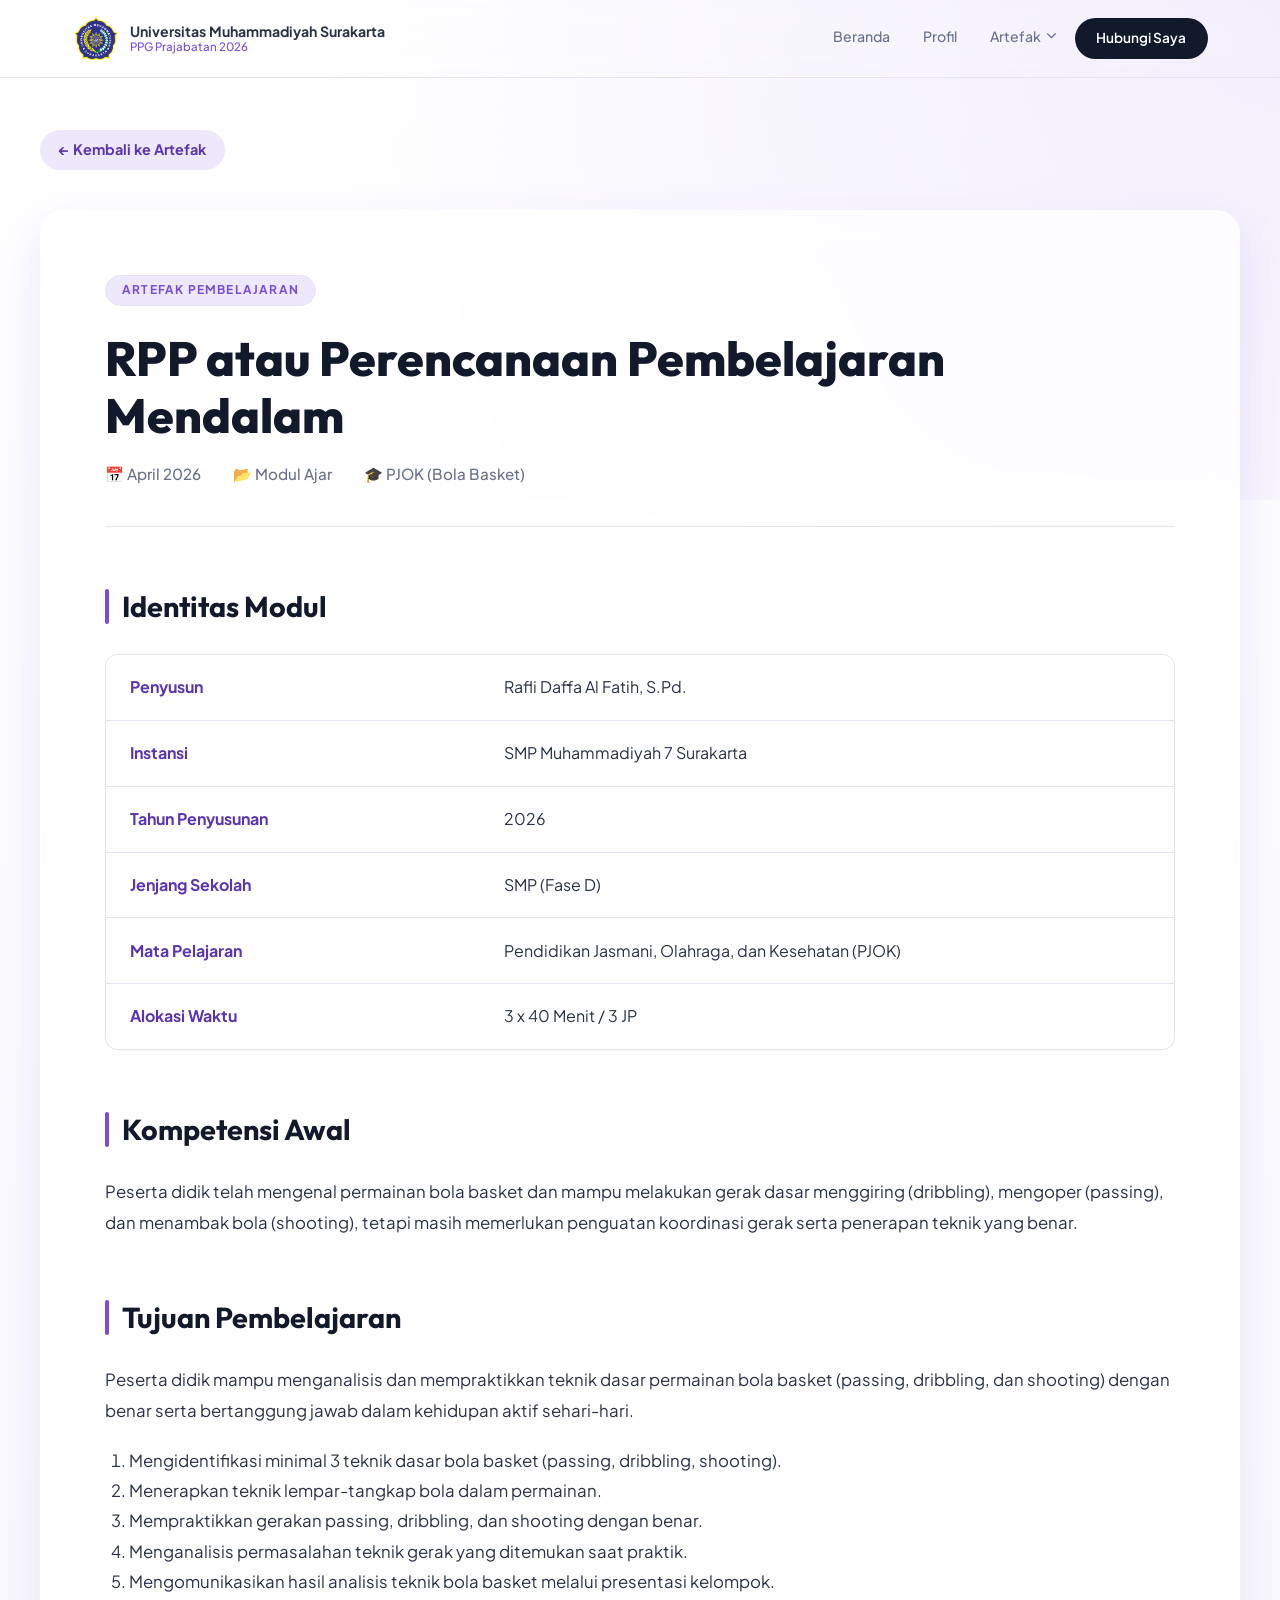
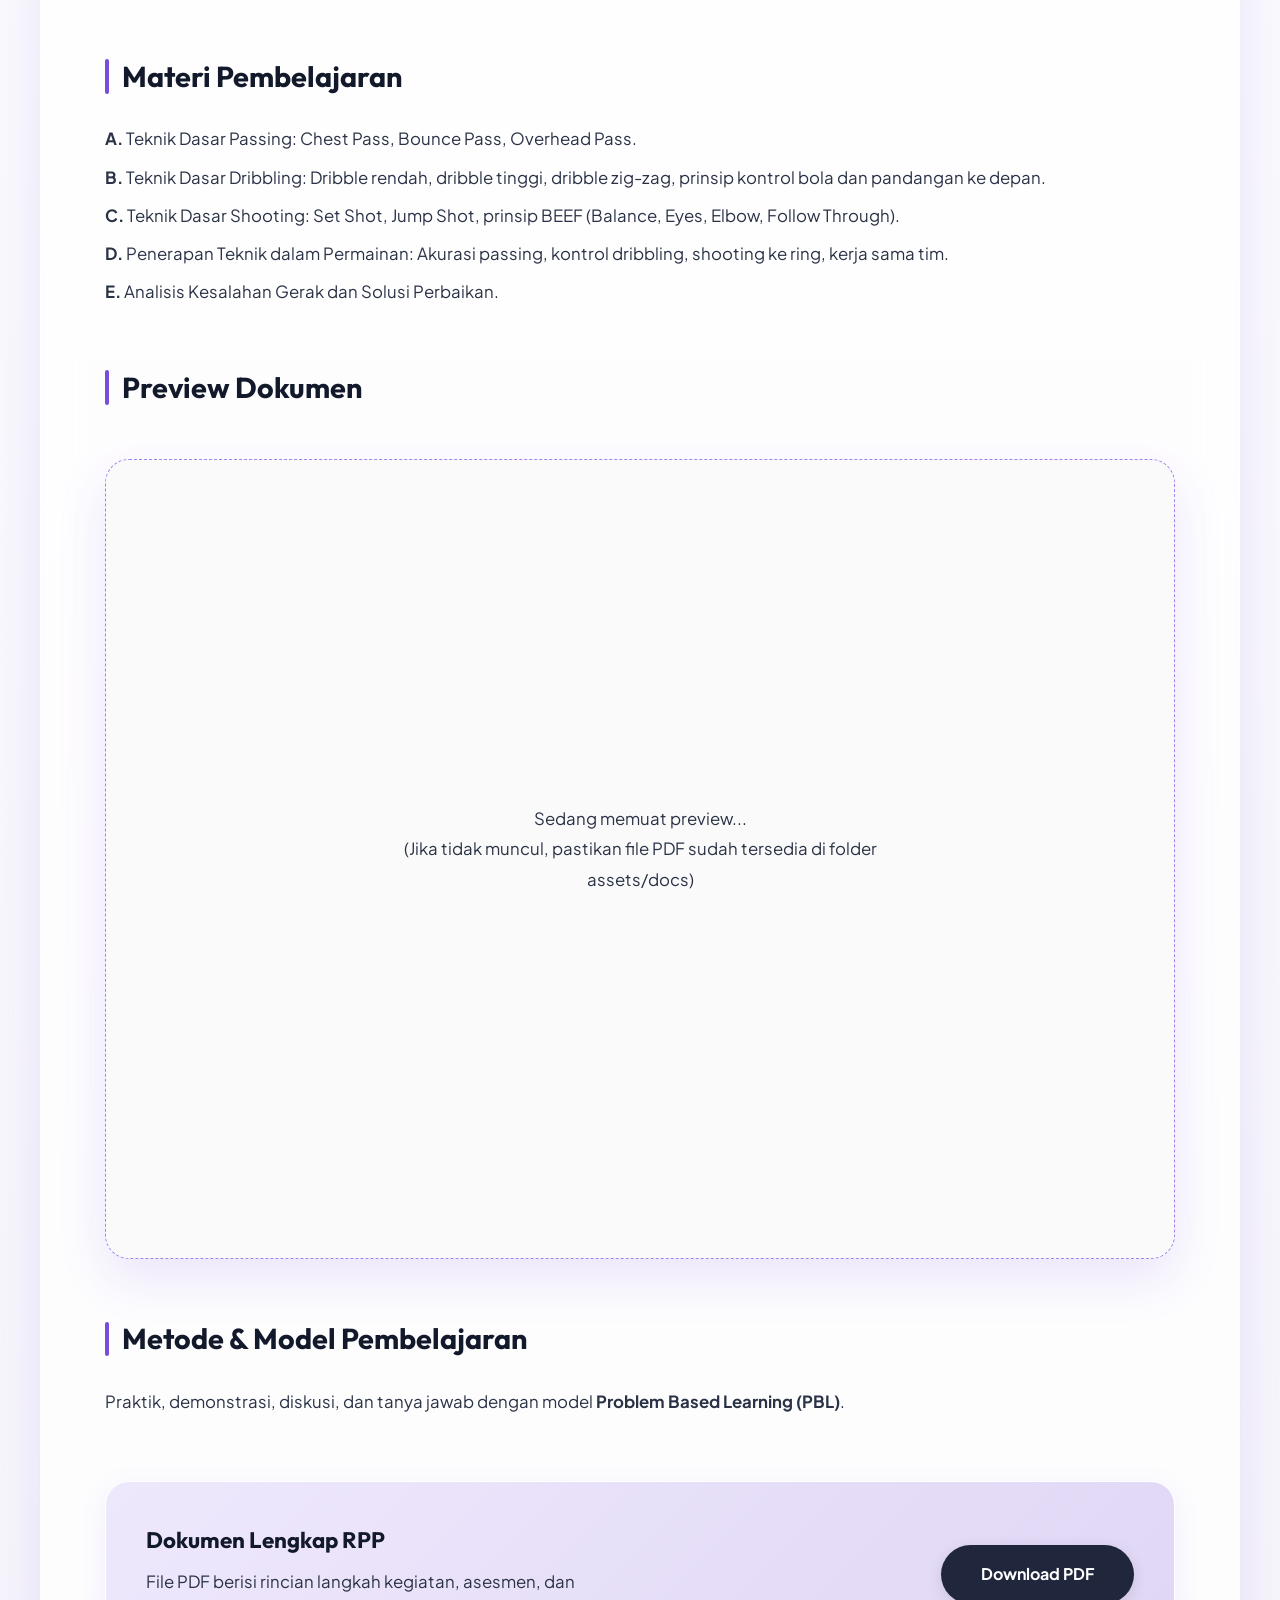
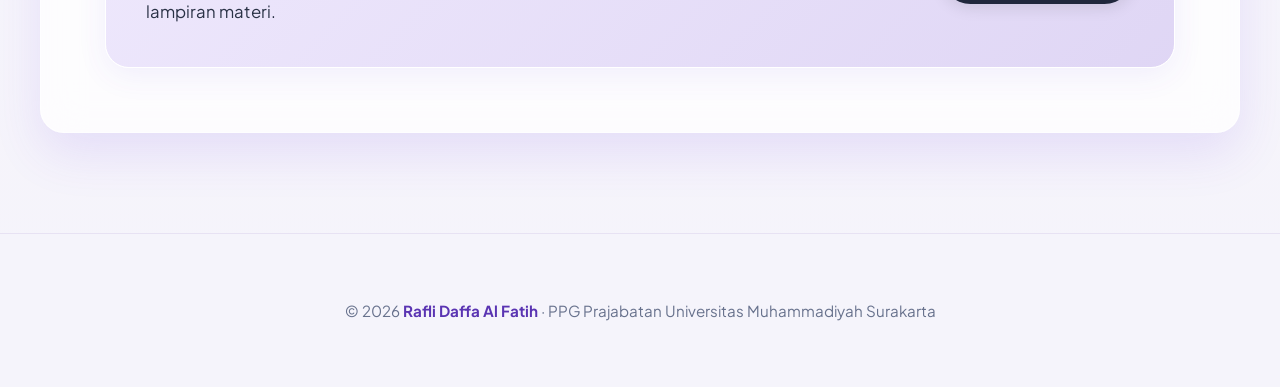
<file: perangkat-ajar.html>
<!DOCTYPE html>
<html lang="id">
<head>
  <meta charset="UTF-8" />
  <meta name="viewport" content="width=1200" />
  <title>Modul Ajar – PPG Prajabatan 2026</title>
  <link rel="preconnect" href="https://fonts.googleapis.com" />
  <link rel="preconnect" href="https://fonts.gstatic.com" crossorigin />
  <link href="https://fonts.googleapis.com/css2?family=Poppins:wght@400;500;600;700&family=Outfit:wght@400;500;600;700;800;900&family=Plus+Jakarta+Sans:wght@400;500;600;700&display=swap" rel="stylesheet" />
  <link rel="stylesheet" href="style.css?v=5" />
  <link rel="icon" type="image/png" href="logo-ust.png.jpg" />
  <link rel="stylesheet" href="https://cdnjs.cloudflare.com/ajax/libs/font-awesome/6.5.1/css/all.min.css" />
  <style>
    .detail-section {
      padding-top: 130px;
      padding-bottom: 100px;
      background: linear-gradient(180deg, var(--white) 0%, var(--bg-alt) 100%);
      min-height: 100vh;
      position: relative;
    }
    .detail-section::before {
      content: '';
      position: absolute;
      top: 0; left: 0; right: 0; height: 500px;
      background: radial-gradient(circle at top right, hsl(258,70%,90%,0.4) 0%, transparent 70%);
      pointer-events: none;
    }
    .back-btn {
      display: inline-flex;
      align-items: center;
      gap: 0.6rem;
      color: var(--purple-dark);
      text-decoration: none;
      font-weight: 700;
      font-size: 0.9rem;
      margin-bottom: 2.5rem;
      transition: var(--transition);
      background: var(--purple-soft);
      padding: 0.5rem 1.2rem;
      border-radius: 99px;
    }
    .back-btn:hover {
      background: var(--purple);
      color: var(--white);
      transform: translateX(-5px);
    }
    .rpp-container {
      background: var(--glass-bg);
      backdrop-filter: blur(var(--glass-blur));
      -webkit-backdrop-filter: blur(var(--glass-blur));
      border: 1px solid var(--glass-border);
      border-radius: var(--radius-lg);
      padding: 4rem;
      box-shadow: var(--shadow-lg);
      position: relative;
      z-index: 1;
    }
    .rpp-header {
      border-bottom: 1px solid var(--border);
      padding-bottom: 2.5rem;
      margin-bottom: 3rem;
    }
    .rpp-header h1 {
      font-family: 'Outfit', sans-serif;
      font-size: clamp(2rem, 4vw, 3rem);
      font-weight: 800;
      color: var(--dark);
      margin-top: 0.75rem;
      margin-bottom: 1rem;
      line-height: 1.2;
    }
    .rpp-meta {
      display: flex;
      flex-wrap: wrap;
      gap: 2rem;
      color: var(--text-muted);
      font-size: 0.95rem;
      font-weight: 500;
    }
    .rpp-meta span { display: flex; align-items: center; gap: 0.5rem; }
    .rpp-content h2 {
      font-family: 'Outfit', sans-serif;
      font-size: 1.8rem;
      font-weight: 700;
      color: var(--dark);
      margin: 3.5rem 0 1.5rem;
      display: flex;
      align-items: center;
      gap: 0.8rem;
    }
    .rpp-content h2::before {
      content: '';
      width: 4px;
      height: 1.2em;
      background: var(--purple);
      border-radius: 2px;
    }
    .rpp-content p {
      margin-bottom: 1.25rem;
      color: var(--text);
      line-height: 1.8;
      font-size: 1.05rem;
    }
    .info-table {
      width: 100%;
      border-collapse: separate;
      border-spacing: 0;
      margin-bottom: 2.5rem;
      border: 1px solid var(--border);
      border-radius: 12px;
      overflow: hidden;
    }
    .info-table td {
      padding: 1.2rem 1.5rem;
      border-bottom: 1px solid var(--border);
      font-size: 1rem;
    }
    .info-table tr:last-child td { border-bottom: none; }
    .info-table td:first-child {
      background: rgba(258, 80%, 95%, 0.4);
      font-weight: 700;
      color: var(--purple-dark);
      width: 35%;
    }
    .download-card {
      background: linear-gradient(135deg, var(--purple-soft) 0%, hsl(258,60%,90%) 100%);
      border: 1px solid var(--white);
      border-radius: var(--radius-lg);
      padding: 2.5rem;
      display: flex;
      align-items: center;
      justify-content: space-between;
      margin-top: 4rem;
      box-shadow: var(--shadow-md);
    }
    .download-info h4 { 
      font-family: 'Outfit', sans-serif;
      font-size: 1.4rem;
      color: var(--dark);
      margin-bottom: 0.5rem; 
    }
    .btn-download {
      background: var(--dark-accent);
      color: white;
      text-decoration: none;
      padding: 1rem 2.5rem;
      border-radius: 99px;
      font-weight: 700;
      font-size: 1rem;
      transition: var(--transition);
      box-shadow: 0 4px 15px rgba(0,0,0,0.1);
    }
    .btn-download:hover {
      background: var(--purple);
      transform: translateY(-3px) scale(1.02);
      box-shadow: 0 8px 25px rgba(103, 61, 230, 0.3);
    }
    .pdf-viewer-container {
      width: 100%;
      height: 800px;
      margin: 3rem 0;
      border: 1px dashed var(--purple-light);
      border-radius: var(--radius-lg);
      overflow: hidden;
      box-shadow: var(--shadow-lg);
      background: #fafafa;
      position: relative;
    }
    .pdf-viewer-container iframe {
      width: 100%;
      height: 100%;
      border: none;
    }
    .pdf-fallback {
      position: absolute;
      top: 50%;
      left: 50%;
      transform: translate(-50%, -50%);
      text-align: center;
      color: var(--text-muted);
    }
  </style>
</head>
<body>
  <!-- ══════════════════════════════════════════════
       PRELOADER / INTRO ANIMATION
  ══════════════════════════════════════════════ -->
  <div id="preloader">
    <div class="preloader-inner">
      <div class="preloader-logo">
        <img src="logo-ust.png.jpg" alt="Logo UMS" class="preloader-logo-img" />
      </div>
      <div class="preloader-text">
        <span class="preloader-name">Rafli Daffa Al Fatih</span>
        <span class="preloader-sub">PPG Prajabatan 2026</span>
      </div>
      <div class="preloader-bar-wrap">
        <div class="preloader-bar" id="preloaderBar"></div>
      </div>
      <p class="preloader-hint">Memuat Portofolio...</p>
    </div>
    <div class="preloader-bg-text">PJOK</div>
  </div>

  <div class="page-transition" id="pageTransition"></div>

  <!-- NAVBAR (REUSED) -->
  <nav class="navbar scrolled" id="navbar">
    <div class="nav-container">
      <a href="index.html#home" class="nav-brand">
        <img src="logo-ust.png.jpg" alt="Logo UMS" class="nav-logo-img" />
        <div class="nav-brand-text">
          <span class="nav-univ">Universitas Muhammadiyah Surakarta</span>
          <span class="nav-sub">PPG Prajabatan 2026</span>
        </div>
      </a>
      <ul class="nav-links">
        <li><a href="index.html#home" class="nav-link">Beranda</a></li>
        <li><a href="index.html#profil" class="nav-link">Profil</a></li>
        <li class="nav-dropdown">
          <a href="index.html#artefak" class="nav-link nav-dropdown-toggle">
            Artefak <i class="fa-solid fa-chevron-down nav-dropdown-icon"></i>
          </a>
          <ul class="dropdown-menu">
            <li><a href="perangkat-ajar.html">📋 Modul Ajar</a></li>
            <li><a href="media.html">💻 Media Pembelajaran</a></li>
            <li class="dropdown-submenu">
              <a href="media-pembelajaran.html" style="justify-content: space-between;">
                <span>🔄 Siklus</span>
                <i class="fa-solid fa-chevron-right nav-dropdown-icon" style="font-size: 0.55rem; margin-left: 0.5rem;"></i>
              </a>
              <ul class="submenu-menu">
                <li><a href="media-pembelajaran.html?siklus=1">Siklus 1</a></li>
                <li><a href="media-pembelajaran.html?siklus=2">Siklus 2</a></li>
                <li><a href="media-pembelajaran.html?siklus=3">Siklus 3</a></li>
              </ul>
            </li>
            <li><a href="analisis-refleksi.html">🔍 Analisis & Refleksi</a></li>
            <li><a href="hasil-kerja.html">📝 Hasil Kerja</a></li>
<li class="dropdown-submenu">
  <a href="penilaian.html" style="justify-content: space-between;">
    <span>⭐ Penilaian</span>
    <i class="fa-solid fa-chevron-right nav-dropdown-icon" style="font-size: 0.55rem; margin-left: 0.5rem;"></i>
  </a>
  <ul class="submenu-menu">
    <li><a href="penilaian.html?siklus=1">Penilaian Siklus 1</a></li>
    <li><a href="penilaian.html?siklus=2">Penilaian Siklus 2</a></li>
    <li><a href="penilaian.html?siklus=3">Penilaian Siklus 3</a></li>
  </ul>
</li>
            <li class="dropdown-submenu">
              <a href="dokumentasi.html" style="justify-content: space-between;">
                <span>🎬 Dokumentasi</span>
                <i class="fa-solid fa-chevron-right nav-dropdown-icon" style="font-size: 0.55rem; margin-left: 0.5rem;"></i>
              </a>
              <ul class="submenu-menu">
                <li><a href="dokumentasi.html?siklus=1">Dokumentasi Siklus 1</a></li>
                <li><a href="dokumentasi.html?siklus=2">Dokumentasi Siklus 2</a></li>
                <li><a href="dokumentasi.html?siklus=3">Dokumentasi Siklus 3</a></li>
                <li><a href="dokumentasi.html?siklus=video">Video Mengajar</a></li>
              </ul>
            </li>
          </ul>
        </li>
        <li><a href="index.html#kontak" class="btn-hubungi">Hubungi Saya</a></li>
      </ul>
    </div>
  </nav>

  <main class="detail-section page-enter">
    <div class="container">
      <a href="index.html#artefak" class="back-btn">← Kembali ke Artefak</a>
      
      <div class="rpp-container">
        <div class="rpp-header">
          <span class="section-tag">Artefak Pembelajaran</span>
          <h1>RPP atau Perencanaan Pembelajaran Mendalam</h1>
          <div class="rpp-meta">
            <span>📅 April 2026</span>
            <span>📂 Modul Ajar</span>
            <span>🎓 PJOK (Bola Basket)</span>
          </div>
        </div>

        <div class="rpp-content">
          <h2>Identitas Modul</h2>
          <table class="info-table">
            <tr>
              <td>Penyusun</td>
              <td>Rafli Daffa Al Fatih, S.Pd.</td>
            </tr>
            <tr>
              <td>Instansi</td>
              <td>SMP Muhammadiyah 7 Surakarta</td>
            </tr>
            <tr>
              <td>Tahun Penyusunan</td>
              <td>2026</td>
            </tr>
            <tr>
              <td>Jenjang Sekolah</td>
              <td>SMP (Fase D)</td>
            </tr>
            <tr>
              <td>Mata Pelajaran</td>
              <td>Pendidikan Jasmani, Olahraga, dan Kesehatan (PJOK)</td>
            </tr>
            <tr>
              <td>Alokasi Waktu</td>
              <td>3 x 40 Menit / 3 JP</td>
            </tr>
          </table>

          <h2>Kompetensi Awal</h2>
          <p>Peserta didik telah mengenal permainan bola basket dan mampu melakukan gerak dasar menggiring (dribbling), mengoper (passing), dan menambak bola (shooting), tetapi masih memerlukan penguatan koordinasi gerak serta penerapan teknik yang benar.</p>

          <h2>Tujuan Pembelajaran</h2>
          <p>Peserta didik mampu menganalisis dan mempraktikkan teknik dasar permainan bola basket (passing, dribbling, dan shooting) dengan benar serta bertanggung jawab dalam kehidupan aktif sehari-hari.</p>
          <ol style="margin-left: 1.5rem; margin-bottom: 2rem; line-height: 1.8; color: var(--text); font-size: 1.05rem;">
            <li>Mengidentifikasi minimal 3 teknik dasar bola basket (passing, dribbling, shooting).</li>
            <li>Menerapkan teknik lempar-tangkap bola dalam permainan.</li>
            <li>Mempraktikkan gerakan passing, dribbling, dan shooting dengan benar.</li>
            <li>Menganalisis permasalahan teknik gerak yang ditemukan saat praktik.</li>
            <li>Mengomunikasikan hasil analisis teknik bola basket melalui presentasi kelompok.</li>
          </ol>

          <h2>Materi Pembelajaran</h2>
          <ul style="list-style-type: none; padding-left: 0; margin-bottom: 2rem; line-height: 1.8; color: var(--text); font-size: 1.05rem;">
            <li style="margin-bottom: 0.5rem;"><strong>A.</strong> Teknik Dasar Passing: Chest Pass, Bounce Pass, Overhead Pass.</li>
            <li style="margin-bottom: 0.5rem;"><strong>B.</strong> Teknik Dasar Dribbling: Dribble rendah, dribble tinggi, dribble zig-zag, prinsip kontrol bola dan pandangan ke depan.</li>
            <li style="margin-bottom: 0.5rem;"><strong>C.</strong> Teknik Dasar Shooting: Set Shot, Jump Shot, prinsip BEEF (Balance, Eyes, Elbow, Follow Through).</li>
            <li style="margin-bottom: 0.5rem;"><strong>D.</strong> Penerapan Teknik dalam Permainan: Akurasi passing, kontrol dribbling, shooting ke ring, kerja sama tim.</li>
            <li style="margin-bottom: 0.5rem;"><strong>E.</strong> Analisis Kesalahan Gerak dan Solusi Perbaikan.</li>
          </ul>

          <h2>Preview Dokumen</h2>
          <div class="pdf-viewer-container">
            <div class="pdf-fallback">
              <p>Sedang memuat preview... <br> (Jika tidak muncul, pastikan file PDF sudah tersedia di folder assets/docs)</p>
            </div>
            <iframe src="assets/docs/Modul_Ajar_PPG.pdf#toolbar=0" title="Preview RPP"></iframe>
          </div>

          <h2>Metode & Model Pembelajaran</h2>
          <p>Praktik, demonstrasi, diskusi, dan tanya jawab dengan model <strong>Problem Based Learning (PBL)</strong>.</p>

          <div class="download-card">
            <div class="download-info">
              <h4>Dokumen Lengkap RPP</h4>
              <p class="section-desc" style="margin:0; text-align:left;">File PDF berisi rincian langkah kegiatan, asesmen, dan lampiran materi.</p>
            </div>
            <a href="assets/docs/Modul_Ajar_PPG.pdf" class="btn-download" target="_blank">Download PDF</a>
          </div>
        </div>
      </div>
    </div>
  </main>

  <footer class="footer">
    <div class="container footer-inner">
      <p>© 2026 <strong>Rafli Daffa Al Fatih</strong> · PPG Prajabatan Universitas Muhammadiyah Surakarta</p>
    </div>
  </footer>

  <script src="script.js"></script>
</body>
</html>
</file>
<file: style.css>
/* ═══════════════════════════════════════════════
   PORTFOLIO – Light Theme
   ═══════════════════════════════════════════════ */

/* ── RESET ────────────────────────────────────── */
*, *::before, *::after { box-sizing: border-box; margin: 0; padding: 0; }

:root {
  /* Premium Palette */
  --purple:        hsl(258, 66%, 58%);      /* Elegant Primary */
  --purple-dark:   hsl(258, 55%, 45%);      /* For Contrast */
  --purple-light:  hsl(258, 75%, 72%);      /* For Highlights */
  --purple-soft:   hsl(258, 80%, 95%);      /* For Soft Backgrounds */
  --purple-bg:     hsl(258, 100%, 98%);     /* Clean Page Background */
  
  --dark:          hsl(224, 42%, 12%);      /* Deep Ink */
  --dark-accent:   hsl(224, 30%, 18%);      /* Rich Dark Gray */
  --text:          hsl(224, 25%, 22%);      /* Professional Reading Color */
  --text-muted:    hsl(224, 15%, 48%);      /* Soft Grayish Blue */
  
  --white:         #ffffff;
  --border:        hsl(258, 40%, 92%);
  --bg-alt:        hsl(252, 45%, 97%);
  --dark-btn:      hsl(224, 42%, 12%);

  /* Glassmorphism Tokens */
  --glass-bg:      rgba(255, 255, 255, 0.75);
  --glass-border:  rgba(255, 255, 255, 0.5);
  --glass-blur:    20px;

  /* Shadows & Layout */
  --shadow-sm:     0 2px 10px rgba(0, 0, 0, 0.05);
  --shadow-md:     0 8px 30px rgba(103, 61, 230, 0.08); /* Purple-tinted shadow */
  --shadow-lg:     0 20px 50px rgba(103, 61, 230, 0.12);
  
  --max-w:         1200px;
  --radius:        14px;
  --radius-lg:     24px;
  --transition:    0.4s cubic-bezier(0.165, 0.84, 0.44, 1);
}

html { scroll-behavior: smooth; }

body {
  font-family: 'Plus Jakarta Sans', sans-serif;
  background: var(--white);
  color: var(--text);
  line-height: 1.65;
  overflow-x: hidden;
  min-width: 1200px;
}

::-webkit-scrollbar { width: 5px; }
::-webkit-scrollbar-track { background: var(--white); }
::-webkit-scrollbar-thumb { background: var(--purple-light); border-radius: 99px; }

/* ── PRELOADER ────────────────────────────────── */
#preloader {
  position: fixed;
  inset: 0;
  z-index: 99999;
  background: linear-gradient(135deg, hsl(258, 100%, 98%) 0%, hsl(258, 70%, 94%) 50%, hsl(258, 60%, 90%) 100%);
  display: flex;
  align-items: center;
  justify-content: center;
  flex-direction: column;
  overflow: hidden;
  transition: opacity 0.7s ease, transform 0.7s cubic-bezier(0.4, 0, 0.2, 1);
}
#preloader.preloader-exit {
  opacity: 0;
  transform: scale(1.05);
  pointer-events: none;
}
#preloader.preloader-hidden {
  display: none;
}

.preloader-bg-text {
  position: absolute;
  top: 50%;
  left: 50%;
  transform: translate(-50%, -50%);
  font-family: 'Outfit', sans-serif;
  font-size: clamp(6rem, 18vw, 14rem);
  font-weight: 900;
  color: var(--purple);
  opacity: 0.07;
  line-height: 0.85;
  text-align: center;
  white-space: nowrap;
  pointer-events: none;
  width: 100%;
  animation: preloaderBgPulse 3s ease-in-out infinite;
}
@keyframes preloaderBgPulse {
  0%, 100% { opacity: 0.07; transform: translate(-50%, -50%) scale(1); }
  50% { opacity: 0.12; transform: translate(-50%, -50%) scale(1.04); }
}

.preloader-inner {
  display: flex;
  flex-direction: column;
  align-items: center;
  gap: 1.25rem;
  position: relative;
  z-index: 2;
  animation: preloaderFadeIn 0.6s ease both;
}
@keyframes preloaderFadeIn {
  from { opacity: 0; transform: translateY(20px); }
  to   { opacity: 1; transform: translateY(0); }
}

.preloader-logo {
  width: 90px;
  height: 90px;
  border-radius: 22px;
  background: white;
  display: flex;
  align-items: center;
  justify-content: center;
  box-shadow: 0 20px 50px hsl(258, 60%, 62%, 0.2);
  padding: 12px;
  animation: preloaderLogoPop 0.8s cubic-bezier(0.175, 0.885, 0.32, 1.275) 0.2s both;
}
@keyframes preloaderLogoPop {
  from { opacity: 0; transform: scale(0.5) rotate(-10deg); }
  to   { opacity: 1; transform: scale(1) rotate(0deg); }
}
.preloader-logo-img {
  width: 100%;
  height: 100%;
  object-fit: contain;
}

.preloader-text {
  display: flex;
  flex-direction: column;
  align-items: center;
  gap: 0.2rem;
  animation: preloaderFadeIn 0.6s ease 0.4s both;
}
.preloader-name {
  font-family: 'Outfit', sans-serif;
  font-size: 2rem;
  font-weight: 800;
  color: var(--dark);
  letter-spacing: -0.5px;
  background: linear-gradient(135deg, var(--dark), var(--purple-dark));
  -webkit-background-clip: text;
  -webkit-text-fill-color: transparent;
}
.preloader-sub {
  font-family: 'Poppins', sans-serif;
  font-size: 0.85rem;
  font-weight: 500;
  color: var(--purple);
  letter-spacing: 0.05em;
  text-transform: uppercase;
}

.preloader-bar-wrap {
  width: 220px;
  height: 4px;
  background: hsl(258, 50%, 88%);
  border-radius: 99px;
  overflow: hidden;
  animation: preloaderFadeIn 0.6s ease 0.6s both;
}
.preloader-bar {
  height: 100%;
  width: 0%;
  border-radius: 99px;
  background: linear-gradient(90deg, var(--purple-light), var(--purple), var(--purple-dark));
  background-size: 200% 100%;
  animation: preloaderProgress 2.2s cubic-bezier(0.4, 0, 0.2, 1) 0.5s forwards,
             preloaderShimmer 1.5s linear 0.5s infinite;
}
@keyframes preloaderProgress {
  0%   { width: 0%; }
  40%  { width: 55%; }
  70%  { width: 80%; }
  100% { width: 100%; }
}
@keyframes preloaderShimmer {
  0% { background-position: 200% center; }
  100% { background-position: -200% center; }
}

.preloader-hint {
  font-size: 0.78rem;
  color: var(--text-muted);
  font-family: 'Poppins', sans-serif;
  letter-spacing: 0.05em;
  animation: preloaderFadeIn 0.6s ease 0.7s both, preloaderDots 1.5s ease 0.7s infinite;
}
@keyframes preloaderDots {
  0%, 100% { opacity: 0.5; }
  50% { opacity: 1; }
}


/* ── NAVBAR ──────────────────────────────────── */
.navbar {
  position: fixed; top: 0; left: 0; right: 0;
  z-index: 1000;
  padding: 0.9rem 0;
  background: rgba(255,255,255,0.92);
  backdrop-filter: blur(16px);
  -webkit-backdrop-filter: blur(16px);
  border-bottom: 1px solid transparent;
  transition: var(--transition);
}
.navbar.scrolled {
  border-color: var(--border);
  box-shadow: 0 2px 24px hsl(258,60%,62%,0.08);
}

.nav-container {
  max-width: var(--max-w);
  margin: 0 auto;
  padding: 0 2rem;
  display: flex;
  align-items: center;
  gap: 2rem;
}

/* Brand */
.nav-brand {
  display: flex; align-items: center; gap: 0.65rem;
  text-decoration: none;
  color: inherit;
  flex-shrink: 0;
}
.nav-logo-img {
  width: 48px;
  height: auto;
  max-height: 48px;
  object-fit: contain;
}
.nav-logo-icon {
  width: 42px; height: 42px;
  background: linear-gradient(135deg, var(--purple-soft), var(--purple-light));
  border: 2px solid var(--border);
  border-radius: 10px;
  display: flex; align-items: center; justify-content: center;
  font-size: 1.4rem;
}
.nav-brand-text { display: flex; flex-direction: column; line-height: 1.2; }
.nav-univ {
  font-weight: 700;
  font-size: 0.88rem;
  color: var(--text);
}
.nav-sub {
  font-size: 0.72rem;
  color: var(--purple);
  font-weight: 500;
}

/* Links */
.nav-links {
  display: flex;
  list-style: none;
  gap: 0.25rem;
  margin-left: auto;
}
.nav-link {
  display: block;
  padding: 0.45rem 0.9rem;
  text-decoration: none;
  font-weight: 500;
  font-size: 0.88rem;
  color: var(--text-muted);
  border-radius: 8px;
  transition: var(--transition);
}
.nav-link:hover, .nav-link.active {
  color: var(--text);
  background: var(--purple-soft);
}

/* CTA Button */
.btn-hubungi {
  display: inline-block;
  background: var(--dark);
  color: var(--white);
  text-decoration: none;
  font-weight: 600;
  font-size: 0.85rem;
  padding: 0.6rem 1.35rem;
  border-radius: 99px;
  flex-shrink: 0;
  transition: var(--transition);
}
.btn-hubungi:hover {
  background: var(--purple);
  transform: translateY(-1px);
  box-shadow: 0 6px 20px hsl(258,60%,62%,0.35);
}

/* Hamburger */
.hamburger {
  display: none;
  flex-direction: column;
  gap: 5px;
  background: none; border: none; cursor: pointer;
  padding: 4px; margin-left: auto;
}
.hamburger span {
  display: block; width: 22px; height: 2px;
  background: var(--text);
  border-radius: 2px;
  transition: var(--transition);
}

/* ── HERO ─────────────────────────────────────── */
/* Seamless blend between sections */
.hero-wrapper {
  position: relative;
  background: #ffffff;
  overflow: visible; /* Allow content to spill naturally */
}

.hero {
  min-height: 750px !important;
  height: 750px !important;
  position: relative;
  overflow: visible; /* Prevent cutting off background text and photo */
  display: flex !important;
  flex-direction: row !important;
  flex-wrap: nowrap !important;
  align-items: center;
  padding: 0 2rem;
  background: transparent;
  max-width: 1200px;
  margin: 0 auto;
}

/* ── Decorative Circles ── */
.deco { position: fixed; pointer-events: none; border-radius: 50%; }

/* Large purple blob bottom-left */
.deco-blob {
  position: fixed;
  width: 520px; height: 480px;
  background: radial-gradient(ellipse at center, hsl(258,70%,80%,0.35) 0%, hsl(258,70%,80%,0) 70%);
  bottom: -120px; left: -80px;
  border-radius: 50%;
  filter: blur(30px);
  animation: blobPulse 7s ease-in-out infinite;
}
@keyframes blobPulse {
  0%,100% { transform: scale(1); }
  50% { transform: scale(1.05) translate(10px,-10px); }
}

/* Large solid circle (right, behind photo) */
.deco-circle-lg {
  width: 420px; height: 420px;
  background: hsl(258, 50%, 88%, 0.45);
  top: 50%; right: 4%;
  transform: translateY(-50%);
  position: absolute;
  border-radius: 50%;
  animation: floatY 6s ease-in-out infinite;
}

/* Medium circle top-right */
.deco-circle-md {
  width: 140px; height: 140px;
  background: hsl(258, 50%, 90%, 0.5);
  top: 6%; right: 3%;
  position: absolute;
  animation: floatY 8s ease-in-out infinite 1s;
}

/* Small filled circles */
.deco-circle-sm-1 {
  width: 18px; height: 18px;
  background: hsl(258, 65%, 72%,0.55);
  top: 20%; left: 38%;
  position: absolute;
  animation: floatY 5s ease-in-out infinite 0.5s;
}
.deco-circle-sm-2 {
  width: 10px; height: 10px;
  background: hsl(258, 65%, 72%,0.45);
  top: 60%; left: 42%;
  position: absolute;
}
.deco-circle-sm-3 {
  width: 14px; height: 14px;
  background: hsl(258, 65%, 72%,0.5);
  bottom: 22%; left: 28%;
  position: absolute;
  animation: floatY 6s ease-in-out infinite 2s;
}
.deco-circle-sm-4 {
  width: 8px; height: 8px;
  background: hsl(258, 65%, 72%,0.4);
  top: 42%; left: 48%;
  position: absolute;
}

/* Outline circles */
.deco-outline-1 {
  width: 90px; height: 90px;
  border: 2px solid hsl(258,50%,80%,0.4);
  top: 14%; left: 55%;
  position: absolute;
  background: transparent;
  animation: spin 18s linear infinite;
}
.deco-outline-2 {
  width: 60px; height: 60px;
  border: 2px solid hsl(258,50%,80%,0.35);
  top: 30%; left: 62%;
  position: absolute;
  background: transparent;
}

/* Dot groups (pink dots) */
.deco-dot-group-1,
.deco-dot-group-2 {
  position: absolute;
  background: none !important;
  border-radius: 0 !important;
}
.deco-dot-group-1 {
  width: 80px; height: 60px;
  top: 30%; right: 1%;
  background-image:
    radial-gradient(circle 3px, hsl(330,70%,72%,0.6) 100%, transparent 0),
    radial-gradient(circle 3px, hsl(330,70%,72%,0.6) 100%, transparent 0),
    radial-gradient(circle 3px, hsl(330,70%,72%,0.6) 100%, transparent 0),
    radial-gradient(circle 3px, hsl(330,70%,72%,0.6) 100%, transparent 0),
    radial-gradient(circle 3px, hsl(330,70%,72%,0.6) 100%, transparent 0),
    radial-gradient(circle 3px, hsl(330,70%,72%,0.6) 100%, transparent 0) !important;
  background-size: 14px 14px !important;
  background-position:
    0 0, 14px 0, 28px 0,
    7px 14px, 21px 14px, 35px 14px !important;
  background-repeat: no-repeat !important;
}
.deco-dot-group-2 {
  width: 60px; height: 60px;
  bottom: 24%; right: 2%;
  background-image:
    radial-gradient(circle 3px, hsl(330,70%,72%,0.5) 100%, transparent 0),
    radial-gradient(circle 3px, hsl(330,70%,72%,0.5) 100%, transparent 0),
    radial-gradient(circle 3px, hsl(330,70%,72%,0.5) 100%, transparent 0),
    radial-gradient(circle 3px, hsl(330,70%,72%,0.5) 100%, transparent 0) !important;
  background-size: 12px 12px !important;
  background-position: 0 0, 12px 0, 6px 12px, 18px 12px !important;
  background-repeat: no-repeat !important;
}

/* Ornaments */
.deco-star-1, .deco-star-2, .deco-star-3 {
  position: absolute;
  color: hsl(258, 60%, 75%);
  font-size: 1.5rem;
  border-radius: 0;
  animation: pulse 3s infinite alternate;
}
.deco-star-1 { top: 12%; left: 10%; font-size: 2rem; color: hsl(330,70%,75%); }
.deco-star-2 { bottom: 15%; right: 40%; font-size: 1.2rem; }
.deco-star-3 { top: 40%; left: 80%; animation-delay: 1s; }

.deco-plus-1, .deco-plus-2 {
  position: absolute;
  color: hsl(220, 20%, 60%, 0.5);
  font-size: 1.8rem;
  font-weight: 300;
  border-radius: 0;
  animation: spin 15s linear infinite;
}
.deco-plus-1 { top: 75%; left: 8%; }
.deco-plus-2 { top: 20%; right: 15%; }

.deco-ring-1 {
  width: 120px; height: 120px;
  border: 1px dashed hsl(258, 50%, 70%, 0.5);
  top: 70%; right: 2%;
  position: absolute;
  border-radius: 50%;
  background: transparent;
  animation: spin 20s linear infinite reverse;
}
@keyframes pulse {
  0% { transform: scale(1) rotate(0deg); opacity: 0.6; }
  100% { transform: scale(1.2) rotate(15deg); opacity: 1; }
}

@keyframes floatY {
  0%,100% { transform: translateY(0); }
  50% { transform: translateY(-12px); }
}
@keyframes spin { to { transform: rotate(360deg); } }

/* Hero Layout */
.hero-left {
  flex: 0 0 52%;
  max-width: 52%;
  padding-top: 5rem;
  position: relative; z-index: 1;
}

.hero-eyebrow {
  font-family: 'Poppins', sans-serif;
  font-size: 1.05rem;
  font-weight: 700;
  color: #000000;
  margin-bottom: 0.8rem;
  letter-spacing: 0.03em;
  animation: fadeInUp 0.6s ease both;
}

.hero-name {
  font-family: 'Outfit', sans-serif;
  font-size: clamp(3.5rem, 8vw, 6rem);
  font-weight: 800;
  line-height: 1.1;
  letter-spacing: -2px;
  padding-bottom: 0.1em;
  margin-bottom: 1.0rem;
  display: inline-block;
  color: #000000;
  cursor: default;
}
.hero-tagline {
  font-family: 'Poppins', sans-serif;
  font-size: 0.95rem;
  color: #000000;
  font-weight: 500;
  margin-bottom: 2rem;
  line-height: 1.7;
  animation: fadeInUp 0.6s 0.2s ease both;
}
.hero-tagline a, .hero-tagline span {
  color: #000000;
  font-weight: 700;
  text-decoration: none;
}

/* Hero Socials */
.hero-socials {
  display: flex;
  gap: 1rem;
  margin-top: 1rem;
  animation: fadeInUp 0.6s 0.3s ease both;
}
.social-btn {
  width: 46px;
  height: 46px;
  display: flex;
  align-items: center;
  justify-content: center;
  background: var(--white);
  border: 1.5px solid var(--border);
  border-radius: 12px;
  color: var(--text);
  font-size: 1.25rem;
  text-decoration: none;
  transition: all 0.4s cubic-bezier(0.175, 0.885, 0.32, 1.275);
  box-shadow: 0 4px 12px rgba(0,0,0,0.03);
}
.social-btn:hover {
  transform: translateY(-5px) scale(1.1);
  box-shadow: 0 10px 20px rgba(103, 61, 230, 0.1);
  border-color: var(--purple-light);
}
.sb-ig:hover { color: #E1306C; background: #fff5f8; border-color: #E1306C; }
.sb-li:hover { color: #0077b5; background: #f0f7fb; border-color: #0077b5; }
.sb-em:hover { color: var(--purple); background: var(--purple-soft); border-color: var(--purple); }
.sb-yt:hover { color: #FF0000; background: #fff0f0; border-color: #FF0000; }

/* Hero Right – Photo */
.hero-right {
  flex: 0 0 48%;
  max-width: 48%;
  display: flex !important;
  align-items: flex-end;
  justify-content: center;
  height: 750px !important;
  position: relative;
  z-index: 1;
}

.hero-bg-text {
  position: absolute;
  top: 50%;
  left: 45%;
  transform: translate(-50%, -50%);
  font-family: 'Outfit', sans-serif;
  font-size: clamp(3rem, 7vw, 5.5rem);
  font-weight: 900;
  line-height: 0.85;
  color: var(--dark);
  opacity: 0.2;
  white-space: nowrap;
  text-align: center;
  z-index: 0;
  pointer-events: none;
  width: max-content;
  transition: transform 0.8s cubic-bezier(0.165, 0.84, 0.44, 1), opacity 0.8s ease;
}

.hero-right:hover .hero-bg-text {
  transform: translate(-50%, -50%) scale(1.12) rotate(1deg);
  opacity: 0.3;
}

.photo-wrap {
  width: 100%;
  max-width: 400px;
  height: 100% !important;
  position: relative;
  display: flex !important;
  align-items: flex-end;
  justify-content: center;
  animation: fadeIn 0.8s 0.2s ease both;
}

.hero-photo {
  width: 100%;
  max-width: 380px;
  height: auto;
  max-height: 600px !important;
  object-fit: contain;
  object-position: bottom center;
  display: block;
  position: relative; z-index: 10;
  filter: drop-shadow(0 20px 30px rgba(0,0,0,0.15));
  transition: transform 0.6s cubic-bezier(0.165, 0.84, 0.44, 1), filter 0.6s ease;
}
.hero-right:hover .hero-photo {
  transform: translateY(-8px);
  filter: drop-shadow(0 30px 45px rgba(0,0,0,0.25));
}

/* Placeholder saat foto belum ada */
.photo-placeholder {
  display: none;
  flex-direction: column;
  align-items: center;
  justify-content: center;
  width: 300px; height: 380px;
  background: var(--purple-soft);
  border: 2.5px dashed var(--purple-light);
  border-radius: var(--radius-lg);
  text-align: center;
  gap: 1rem;
  position: relative; z-index: 2;
}
.photo-placeholder-icon { font-size: 5rem; }
.photo-placeholder p {
  color: var(--text-muted);
  font-size: 0.85rem;
  line-height: 1.6;
}
.photo-placeholder code {
  background: hsl(258,60%,88%,0.5);
  padding: 0.15rem 0.4rem;
  border-radius: 4px;
  color: var(--purple);
  font-size: 0.8rem;
}

/* ── SECTIONS ─────────────────────────────────── */
.section { padding: 6rem 2rem; }
.section-alt { background: var(--bg-alt); }
.container { max-width: var(--max-w); margin: 0 auto; }

.section-header {
  text-align: center;
  margin-bottom: 3.5rem;
}
.section-tag {
  display: inline-block;
  background: var(--purple-soft);
  color: var(--purple);
  border: 1px solid var(--border);
  padding: 0.28rem 1rem;
  border-radius: 99px;
  font-size: 0.75rem;
  font-weight: 700;
  text-transform: uppercase;
  letter-spacing: 0.1em;
  margin-bottom: 0.75rem;
}
.section-title {
  font-family: 'Outfit', sans-serif;
  font-size: clamp(1.8rem, 4vw, 2.6rem);
  font-weight: 800;
  color: var(--dark);
  letter-spacing: -0.5px;
  margin-bottom: 0.6rem;
}
.section-desc { color: var(--text-muted); max-width: 500px; margin: 0 auto; font-size: 0.95rem; }

/* ── PROFIL TABS ──────────────────────────────── */
.tabs-nav {
  display: flex;
  justify-content: center;
  gap: 1rem;
  margin-bottom: 2.5rem;
  flex-wrap: wrap;
}
.tabs-nav {
  display: flex;
  justify-content: center;
  gap: 2.5rem;
  margin-bottom: 3.5rem;
  border-bottom: 1px solid var(--border);
  padding-bottom: 0px;
}
.tab-btn {
  background: transparent;
  border: none;
  border-bottom: 3px solid transparent;
  color: var(--text-muted);
  padding: 1rem 0.5rem;
  font-family: inherit;
  font-weight: 600;
  font-size: 1rem;
  cursor: pointer;
  transition: var(--transition);
  border-radius: 0;
  position: relative;
}
.tab-btn:hover {
  color: var(--purple);
}
.tab-btn.active {
  color: var(--purple);
  border-bottom-color: var(--purple);
}
.tab-btn::after {
  content: '';
  position: absolute;
  bottom: -3px;
  left: 0;
  width: 0;
  height: 3px;
  background: var(--purple);
  transition: var(--transition);
}
.tab-btn.active::after {
  width: 100%;
}
.tabs-content {
  position: relative;
  min-height: 380px;
}
.tab-panel {
  display: none;
  animation: fadeIn 0.5s ease forwards;
}
.tab-panel.active {
  display: block;
}

.profil-grid {
  display: grid !important;
  grid-template-columns: 1.25fr 0.75fr !important;
  gap: 3.5rem !important;
  align-items: center !important;
  background: var(--glass-bg);
  backdrop-filter: blur(var(--glass-blur));
  -webkit-backdrop-filter: blur(var(--glass-blur));
  border: 1px solid var(--glass-border);
  border-radius: var(--radius-lg);
  padding: 3rem !important;
  box-shadow: var(--shadow-md);
}
.profil-text h3 { 
  margin-bottom: 1.5rem; 
  font-size: 1.8rem; 
  color: var(--dark); 
  font-family: 'Outfit', sans-serif;
  letter-spacing: -0.5px;
}
.profil-text p { 
  color: var(--text); 
  margin-bottom: 1.2rem; 
  font-size: 1.05rem; 
  line-height: 1.8;
  opacity: 0.9;
  text-align: justify;
}
.profil-text strong { 
  color: var(--purple-dark); 
  font-weight: 700; 
  background: var(--purple-soft);
  padding: 0 4px;
  border-radius: 4px;
}
.profil-image-wrap { width: 100%; height: 100%; }

/* Profil Tab 2: Hobi (Interactive Slider) */
.hobi-interactive-container {
  display: grid !important;
  grid-template-columns: 280px 1fr !important;
  gap: 2rem !important;
  background: linear-gradient(135deg, hsl(258,80%,98%) 0%, hsl(258,50%,92%) 100%);
  border: 1px solid var(--white);
  border-radius: var(--radius-lg);
  padding: 2rem !important;
  box-shadow: 0 10px 40px hsl(258,60%,62%,0.08), inset 0 2px 0 var(--white);
  align-items: center;
  min-height: 480px !important;
  position: relative;
  overflow: hidden;
}
.hobi-interactive-container::after {
  content: ''; position: absolute; bottom: -50px; right: -50px; width: 450px; height: 450px;
  background: radial-gradient(circle, hsl(258,70%,85%,0.5) 0%, transparent 70%); border-radius: 50%; pointer-events: none;
}
.hobi-interactive-container::before {
  content: ''; position: absolute; top: -50px; left: 150px; width: 350px; height: 350px;
  background: radial-gradient(circle, hsl(330,70%,90%,0.5) 0%, transparent 70%); border-radius: 50%; pointer-events: none;
}
.hobi-nav-list {
  display: flex;
  flex-direction: column;
  gap: 0.5rem;
  background: rgba(255, 255, 255, 0.6);
  backdrop-filter: blur(12px);
  padding: 1.5rem;
  border-radius: var(--radius-md);
  border: 1px solid rgba(255, 255, 255, 0.8);
  box-shadow: 0 8px 32px rgba(0,0,0,0.03);
  position: relative;
  z-index: 2;
}
.hobi-nav-btn {
  display: flex;
  align-items: center;
  gap: 1.2rem;
  background: transparent;
  border: none;
  text-align: left;
  cursor: pointer;
  padding: 1rem 1.2rem;
  border-radius: 8px;
  transition: var(--transition);
  opacity: 0.6;
}
.hobi-nav-btn:hover, .hobi-nav-btn.active {
  opacity: 1;
  background: var(--white);
  box-shadow: 0 4px 15px rgba(0,0,0,0.04);
  transform: translateX(6px);
}

.hobi-nav-title {
  font-family: 'Outfit', sans-serif;
  font-size: 1.7rem;
  font-weight: 600;
  color: var(--text);
  transition: color var(--transition);
}
.hobi-nav-btn.active .hobi-nav-title, .hobi-nav-btn:hover .hobi-nav-title {
  color: var(--purple-dark);
}

.hobi-content-display {
  position: relative;
  width: 100%;
  height: 100%;
  min-height: 400px;
  overflow: hidden;
}
.hobi-display-item {
  position: absolute;
  top: 0;
  left: 0;
  width: 100%;
  height: 100%;
  opacity: 0;
  visibility: hidden;
  transform: translateX(30px);
  transition: opacity 0.6s ease, transform 0.6s cubic-bezier(0.2, 0.8, 0.2, 1);
  display: grid !important;
  grid-template-columns: 1fr 1fr !important;
  gap: 2rem !important;
  align-items: center;
}
.hobi-display-item.active {
  position: relative;
  opacity: 1;
  visibility: visible;
  transform: translateX(0);
}
.hobi-display-img {
  width: 100%;
  height: 450px;
  background: transparent;
  display: flex;
  align-items: center;
  justify-content: center;
  overflow: visible;
  position: relative;
  perspective: 1000px;
}
.polaroid-frame {
  position: relative;
  display: flex !important;
  flex-direction: column !important;
  align-items: center !important;
  background: var(--white);
  padding: 12px;
  padding-bottom: 40px;
  border-radius: 6px;
  box-shadow: 0 25px 40px rgba(0,0,0,0.15), 0 5px 15px rgba(0,0,0,0.1);
  transform: rotate(-3deg);
  transition: transform 0.5s cubic-bezier(0.175, 0.885, 0.32, 1.275), box-shadow 0.4s ease;
  cursor: pointer;
}
.polaroid-frame img {
  max-width: 100%;
  max-height: 380px;
  width: auto;
  height: auto;
  object-fit: cover;
  border-radius: 2px;
}
.photo-caption {
  position: absolute;
  bottom: 8px;
  left: 50%;
  transform: translateX(-50%);
  font-family: 'Poppins', sans-serif;
  font-weight: 600;
  color: #444;
  font-size: 0.9rem;
  white-space: nowrap;
}
.hobi-display-item.active .polaroid-frame {
  animation: popImage3D 0.6s cubic-bezier(0.175, 0.885, 0.32, 1.275) forwards;
}
@keyframes popImage3D {
  0% { opacity: 0; transform: scale(0.8) rotate(-15deg); }
  100% { opacity: 1; transform: scale(1) rotate(-3deg); }
}
.polaroid-frame:hover {
  transform: scale(1.05) rotate(0deg) !important;
  box-shadow: 0 30px 60px rgba(0,0,0,0.2), 0 10px 20px rgba(0,0,0,0.12);
}
.hobi-display-text h4 {
  font-size: 2.2rem;
  color: var(--purple-dark);
  margin-bottom: 1.2rem;
  font-family: 'Outfit', sans-serif;
}
.hobi-display-text p {
  color: var(--text-muted);
  line-height: 1.7;
  font-size: 0.95rem;
  text-align: justify;
}

/* Profil Tab 3: Alasan */
.alasan-wrap {
  background: var(--purple-bg);
  border: 1.5px solid var(--border);
  border-radius: var(--radius-lg);
  padding: 4.5rem 3rem;
  text-align: center;
  max-width: 800px;
  margin: 0 auto;
  box-shadow: 0 8px 32px hsl(258,60%,62%,0.04);
}
.alasan-icon { font-size: 4rem; margin-bottom: 1.25rem; }
.alasan-wrap h3 { font-family: 'Outfit', sans-serif; font-size: 1.85rem; color: var(--dark); margin-bottom: 1.5rem; }
.alasan-wrap p { color: var(--text-muted); font-size: 1.05rem; margin-bottom: 1.25rem; line-height: 1.8; text-align: justify; }
.alasan-wrap p:last-child { margin-bottom: 0; }
.alasan-wrap strong { color: var(--purple); font-weight: 700; }

/* ── ARTEFAK ─────────────────────────────────── */
.artefak-grid {
  display: grid;
  grid-template-columns: repeat(4, 1fr);
  gap: 1.2rem;
}
.artefak-card {
  background: var(--glass-bg);
  backdrop-filter: blur(var(--glass-blur));
  -webkit-backdrop-filter: blur(var(--glass-blur));
  border: 1px solid var(--glass-border);
  border-radius: var(--radius-lg);
  padding: 1.5rem 1.2rem;
  display: flex;
  flex-direction: column;
  align-items: center;
  justify-content: center;
  transition: all 0.5s cubic-bezier(0.165, 0.84, 0.44, 1);
  box-shadow: var(--shadow-md);
  position: relative;
  overflow: hidden;
  height: 140px;
  cursor: pointer;
  text-decoration: none;
}
.artefak-card::before {
  content: '';
  position: absolute;
  top: 0; left: -100%;
  width: 100%; height: 100%;
  background: linear-gradient(90deg, transparent, rgba(255,255,255,0.4), transparent);
  transition: 0.8s;
}
.artefak-card:hover::before {
  left: 100%;
}
.artefak-card:hover {
  height: 360px;
  transform: translateY(-8px);
  border-color: var(--purple-light);
  box-shadow: 0 15px 35px hsla(258, 66%, 58%, 0.15);
  z-index: 10;
  align-items: flex-start;
  padding: 2rem;
  justify-content: flex-start;
}
.artefak-card:active {
  transform: translateY(-5px) scale(0.98);
  transition: 0.1s;
}

.artefak-icon { 
  font-size: 2.2rem; 
  transition: all 0.5s cubic-bezier(0.165, 0.84, 0.44, 1);
  margin-bottom: 0.3rem;
}
.artefak-card:hover .artefak-icon {
  font-size: 1.6rem;
  margin-bottom: 0;
}

.artefak-badge {
  font-size: 0.7rem;
  font-weight: 700;
  text-transform: uppercase;
  letter-spacing: 0.08em;
  color: var(--purple);
  transition: opacity 0.5s;
}

.artefak-card h3,
.artefak-card p,
.artefak-card .artefak-tags {
  opacity: 0;
  transform: translateY(20px);
  transition: all 0.4s ease;
  max-height: 0;
  margin: 0;
  visibility: hidden;
}

.artefak-card:hover h3,
.artefak-card:hover p,
.artefak-card:hover .artefak-tags {
  opacity: 1;
  transform: translateY(0);
  visibility: visible;
}

.artefak-card h3 { 
  font-size: 1rem; 
  font-weight: 800; 
  color: var(--dark); 
  font-family: 'Outfit', sans-serif;
  margin-top: 0;
  line-height: 1.3;
  text-align: center;
}
.artefak-card:hover h3 {
  margin-top: 1rem;
  max-height: 100px;
  text-align: left;
}

.artefak-card p {
  color: var(--text-muted);
  font-size: 0.95rem;
  line-height: 1.6;
  flex: 1;
}
.artefak-card:hover p {
  margin-top: 0.8rem;
  max-height: 200px;
}

.artefak-tags { display: flex; flex-wrap: wrap; gap: 0.6rem; margin-top: auto; }
.artefak-card:hover .artefak-tags {
  max-height: 50px;
  padding-top: 1.5rem;
}
.artefak-tags span {
  background: var(--purple-soft);
  color: var(--purple-dark);
  font-size: 0.72rem;
  font-weight: 700;
  padding: 0.35rem 0.8rem;
  border-radius: 99px;
  border: 1px solid var(--border);
}

/* ── KOMPETENSI ───────────────────────────────── */
.komp-grid {
  display: grid;
  grid-template-columns: repeat(3, 1fr);
  gap: 3rem;
}
.komp-cat {
  font-size: 1rem;
  font-weight: 700;
  color: var(--dark);
  margin-bottom: 1.5rem;
  padding-bottom: 0.75rem;
  border-bottom: 2px solid var(--border);
}
.skill-list { display: flex; flex-direction: column; gap: 1.25rem; }
.skill-header {
  display: flex;
  justify-content: space-between;
  font-size: 0.85rem;
  font-weight: 500;
  color: var(--text);
  margin-bottom: 0.45rem;
}
.skill-pct { color: var(--purple); font-weight: 700; }
.skill-bar {
  height: 7px;
  background: var(--purple-soft);
  border-radius: 99px;
  overflow: hidden;
}
.skill-fill {
  height: 100%;
  background: linear-gradient(90deg, var(--purple), var(--purple-light));
  border-radius: 99px;
  width: 0;
  transition: width 1.3s cubic-bezier(0.4, 0, 0.2, 1);
}
.softskill-grid { display: flex; flex-wrap: wrap; gap: 0.5rem; }
.softskill-item {
  background: var(--white);
  border: 1.5px solid var(--border);
  color: var(--text-muted);
  padding: 0.4rem 0.85rem;
  border-radius: 99px;
  font-size: 0.8rem;
  font-weight: 500;
  transition: var(--transition);
  cursor: default;
}
.softskill-item:hover {
  background: var(--purple-soft);
  border-color: var(--purple-light);
  color: var(--purple);
}

/* ── KONTAK ───────────────────────────────────── */
.kontak-wrap {
  display: grid !important;
  grid-template-columns: 1fr 1.6fr !important;
  gap: 3rem !important;
  align-items: start;
}
.kontak-info { display: flex; flex-direction: column; gap: 1.5rem; }
.kontak-item { display: flex; align-items: flex-start; gap: 1rem; }
.kontak-icon {
  width: 46px; height: 46px;
  background: var(--purple-soft);
  border: 1.5px solid var(--border);
  border-radius: var(--radius);
  display: flex; align-items: center; justify-content: center;
  font-size: 1.2rem; flex-shrink: 0;
}
.kontak-item h4 {
  font-size: 0.75rem;
  font-weight: 700;
  text-transform: uppercase;
  letter-spacing: 0.05em;
  color: var(--text-muted);
  margin-bottom: 0.15rem;
}
.kontak-item a, .kontak-item span {
  font-size: 0.92rem;
  font-weight: 500;
  color: var(--text);
  text-decoration: none;
  transition: color var(--transition);
}
.kontak-item a:hover { color: var(--purple); }

.kontak-form { display: flex; flex-direction: column; gap: 1rem; }
.form-row { display: grid; grid-template-columns: 1fr 1fr; gap: 1rem; }
.form-group { display: flex; flex-direction: column; gap: 0.4rem; }
.form-group label {
  font-size: 0.8rem; font-weight: 600;
  color: var(--text-muted);
}
.form-group input, .form-group textarea {
  background: var(--white);
  border: 1.5px solid var(--border);
  border-radius: var(--radius);
  padding: 0.8rem 1rem;
  color: var(--text);
  font-family: inherit;
  font-size: 0.9rem;
  transition: var(--transition);
  resize: vertical;
}
.form-group input:focus, .form-group textarea:focus {
  outline: none;
  border-color: var(--purple);
  box-shadow: 0 0 0 3px hsl(258,60%,62%,0.12);
}
.form-group input::placeholder, .form-group textarea::placeholder {
  color: hsl(220,10%,70%);
}
.btn-submit {
  display: inline-flex; align-items: center; justify-content: center;
  background: var(--dark-btn);
  color: var(--white);
  border: none; cursor: pointer;
  font-family: inherit;
  font-size: 0.9rem;
  font-weight: 700;
  padding: 0.9rem 1.8rem;
  border-radius: 99px;
  letter-spacing: 0.01em;
  transition: var(--transition);
  align-self: flex-start;
}
.btn-submit:hover {
  background: var(--purple);
  transform: translateY(-2px);
  box-shadow: 0 6px 24px hsl(258,60%,62%,0.3);
}

/* ── MODIFIKASI KHUSUS TAB: MENJADI PENDIDIK ──── */
.alasan-wrap {
  position: relative;
  overflow: hidden;
  z-index: 1;
}

/* Local Floating Ornaments (Tab 3 only) */
.alasan-ornament {
  position: absolute;
  font-size: 1.5rem;
  opacity: 0;
  pointer-events: none;
  transition: all 0.8s cubic-bezier(0.16, 1, 0.3, 1);
  transform: scale(0);
}

.tab-panel.active .alasan-ornament {
  opacity: 0.4;
  transform: scale(1);
}

.tab-panel.active .alasan-ornament-1 { top: 15%; left: 10%; animation: floatY 4s infinite; }
.tab-panel.active .alasan-ornament-2 { top: 20%; right: 12%; animation: floatY 5s infinite 1s; }
.tab-panel.active .alasan-ornament-3 { bottom: 15%; left: 15%; animation: floatY 6s infinite 0.5s; }
.tab-panel.active .alasan-ornament-4 { bottom: 20%; right: 10%; animation: floatY 4.5s infinite 1.5s; }

/* Special Pulse for highlight */
.alasan-highlight {
  animation: pulse-glow 3s infinite alternate;
}

@keyframes pulse-glow {
  0% { box-shadow: 0 0 0px var(--purple-soft); transform: scale(1); }
  100% { box-shadow: 0 0 20px var(--purple-light); transform: scale(1.03); }
}

/* Staggered Paragraphs for Tab 3 */
.tab-panel#tab-alasan.active p {
  animation: fadeInUp 0.8s ease both;
}
.tab-panel#tab-alasan.active p:nth-child(1) { animation-delay: 0.4s; }
.tab-panel#tab-alasan.active p:nth-child(2) { animation-delay: 0.6s; }
.tab-panel#tab-alasan.active p:nth-child(3) { animation-delay: 0.8s; }

.alasan-icon-anim {
  transition: transform 0.6s cubic-bezier(0.34, 1.56, 0.64, 1);
}
.tab-panel.active .alasan-icon-anim {
  transform: translateY(-10px) scale(1.2) rotate(5deg);
}

/* ── FOOTER ───────────────────────────────────── */
.footer {
  background: var(--bg-alt);
  padding: 4rem 0;
  border-top: 1px solid var(--border);
}
.footer-inner {
  display: flex;
  justify-content: center;
  align-items: center;
}
.footer-inner p {
  font-size: 0.95rem;
  color: var(--text-muted);
}
.footer-inner strong {
  color: var(--purple-dark);
}
.footer-nav { display: flex; gap: 1.5rem; }
.footer-nav a {
  color: hsl(220,15%,60%);
  text-decoration: none;
  font-size: 0.85rem;
  font-weight: 500;
  transition: color var(--transition);
}
.footer-nav a:hover { color: var(--purple-light); }

/* ── BACK TO TOP ──────────────────────────────── */
.back-top {
  position: fixed; right: 1.5rem; bottom: 2rem;
  width: 42px; height: 42px;
  background: var(--dark-btn);
  color: var(--white);
  border: none; cursor: pointer;
  border-radius: 99px;
  font-size: 1rem;
  display: flex; align-items: center; justify-content: center;
  opacity: 0; pointer-events: none;
  transform: translateY(10px);
  transition: var(--transition);
  z-index: 999;
}
.back-top.visible { opacity: 1; pointer-events: all; transform: translateY(0); }
.back-top:hover { background: var(--purple); transform: translateY(-2px); }

/* ── TOAST ────────────────────────────────────── */
.toast {
  position: fixed; bottom: 5rem; right: 1.5rem;
  background: var(--white);
  border: 1.5px solid var(--border);
  color: var(--text);
  padding: 0.85rem 1.25rem;
  border-radius: var(--radius);
  font-size: 0.88rem; font-weight: 500;
  box-shadow: 0 8px 32px hsl(258,60%,62%,0.12);
  opacity: 0; pointer-events: none;
  transform: translateY(10px);
  transition: var(--transition);
  z-index: 999;
}
.toast.show { opacity: 1; transform: translateY(0); }

/* ── ANIMATIONS ───────────────────────────────── */
@keyframes fadeInUp {
  from { opacity: 0; transform: translateY(20px); }
  to   { opacity: 1; transform: translateY(0); }
}
@keyframes fadeIn {
  from { opacity: 0; }
  to   { opacity: 1; }
}
.reveal {
  opacity: 0; transform: translateY(24px);
  transition: opacity 0.65s ease, transform 0.65s ease;
}
.reveal.visible { opacity: 1; transform: translateY(0); }

/* ── PAGE TRANSITIONS (Glass Zoom) ────────────── */
.page-transition {
  position: fixed;
  top: 0;
  left: 0;
  width: 150vmax;
  height: 150vmax;
  background: linear-gradient(135deg, hsl(258, 100%, 98%, 0.9), hsl(258, 70%, 90%, 0.8));
  backdrop-filter: blur(40px);
  -webkit-backdrop-filter: blur(40px);
  border-radius: 50%;
  z-index: 10000;
  pointer-events: none;
  transform: translate(-50%, -50%) scale(0);
  transition: transform 0.8s cubic-bezier(0.4, 0, 0.2, 1), opacity 0.5s ease;
  border: 1px solid rgba(255, 255, 255, 0.3);
  opacity: 0;
}

/* State: Zoomed In (Covering Screen) */
.page-transition.active {
  transform: translate(-50%, -50%) scale(1);
  opacity: 1;
  pointer-events: all;
}

/* Animation: Reveal on Load */
.page-transition.reveal {
  transform: translate(-50%, -50%) scale(2);
  opacity: 0;
  pointer-events: none;
}

@keyframes pageEnter {
  from { opacity: 0; transform: translateY(15px); }
  to   { opacity: 1; transform: translateY(0); }
}
.page-enter {
  animation: pageEnter 0.6s cubic-bezier(0.165, 0.84, 0.44, 1) forwards;
}

/* ── MAP LOKASI (Integrated) ────────────────── */
.map-small {
  width: 100%;
  margin-top: 1.5rem;
  border-radius: var(--radius);
  overflow: hidden;
  box-shadow: var(--shadow-md);
  border: 1px solid var(--border);
  transition: var(--transition);
  line-height: 0;
}
.map-small:hover {
  transform: translateY(-3px);
  box-shadow: var(--shadow-lg);
  border-color: var(--purple-light);
}
.map-small iframe { border: 0; }

/* ── DROPDOWN MENU ────────────────────────────── */
.nav-links li {
  position: relative;
}

.nav-dropdown {
  position: relative;
}

.nav-dropdown-toggle {
  display: inline-flex;
  align-items: center;
  gap: 0.35rem;
}

.nav-dropdown-icon {
  font-size: 0.65rem;
  transition: transform 0.3s ease;
}

.nav-dropdown:hover .nav-dropdown-icon {
  transform: rotate(180deg);
}

.dropdown-menu {
  position: absolute;
  top: 100%;
  left: 50%;
  transform: translateX(-50%) translateY(10px);
  background: rgba(255, 255, 255, 0.98);
  backdrop-filter: blur(10px);
  border: 1px solid var(--border);
  border-radius: 12px;
  box-shadow: var(--shadow-md);
  min-width: 200px;
  list-style: none;
  padding: 0.5rem 0;
  margin-top: 0.5rem;
  opacity: 0;
  visibility: hidden;
  transition: all 0.3s cubic-bezier(0.165, 0.84, 0.44, 1);
  z-index: 1001;
}

.nav-dropdown:hover .dropdown-menu {
  opacity: 1;
  visibility: visible;
  transform: translateX(-50%) translateY(0);
}

.dropdown-menu li {
  position: relative;
}

.dropdown-menu a {
  display: flex;
  align-items: center;
  justify-content: space-between;
  padding: 0.65rem 1.2rem;
  color: var(--text-muted);
  text-decoration: none;
  font-size: 0.85rem;
  font-weight: 600;
  transition: var(--transition);
  white-space: nowrap;
}

.dropdown-menu a:hover {
  color: var(--purple);
  background: var(--purple-soft);
}

/* Submenu Styles */
.dropdown-submenu {
  position: relative;
}

.submenu-menu {
  position: absolute;
  top: 0;
  left: 100%;
  background: rgba(255, 255, 255, 0.98);
  backdrop-filter: blur(10px);
  border: 1px solid var(--border);
  border-radius: 12px;
  box-shadow: var(--shadow-md);
  min-width: 160px;
  list-style: none;
  padding: 0.5rem 0;
  margin-left: 0.5rem;
  opacity: 0;
  visibility: hidden;
  transform: translateX(10px);
  transition: all 0.3s cubic-bezier(0.165, 0.84, 0.44, 1);
  z-index: 1002;
}

.dropdown-submenu:hover .submenu-menu {
  opacity: 1;
  visibility: visible;
  transform: translateX(0);
}

.submenu-menu a {
  padding: 0.55rem 1.2rem;
}
</file>
